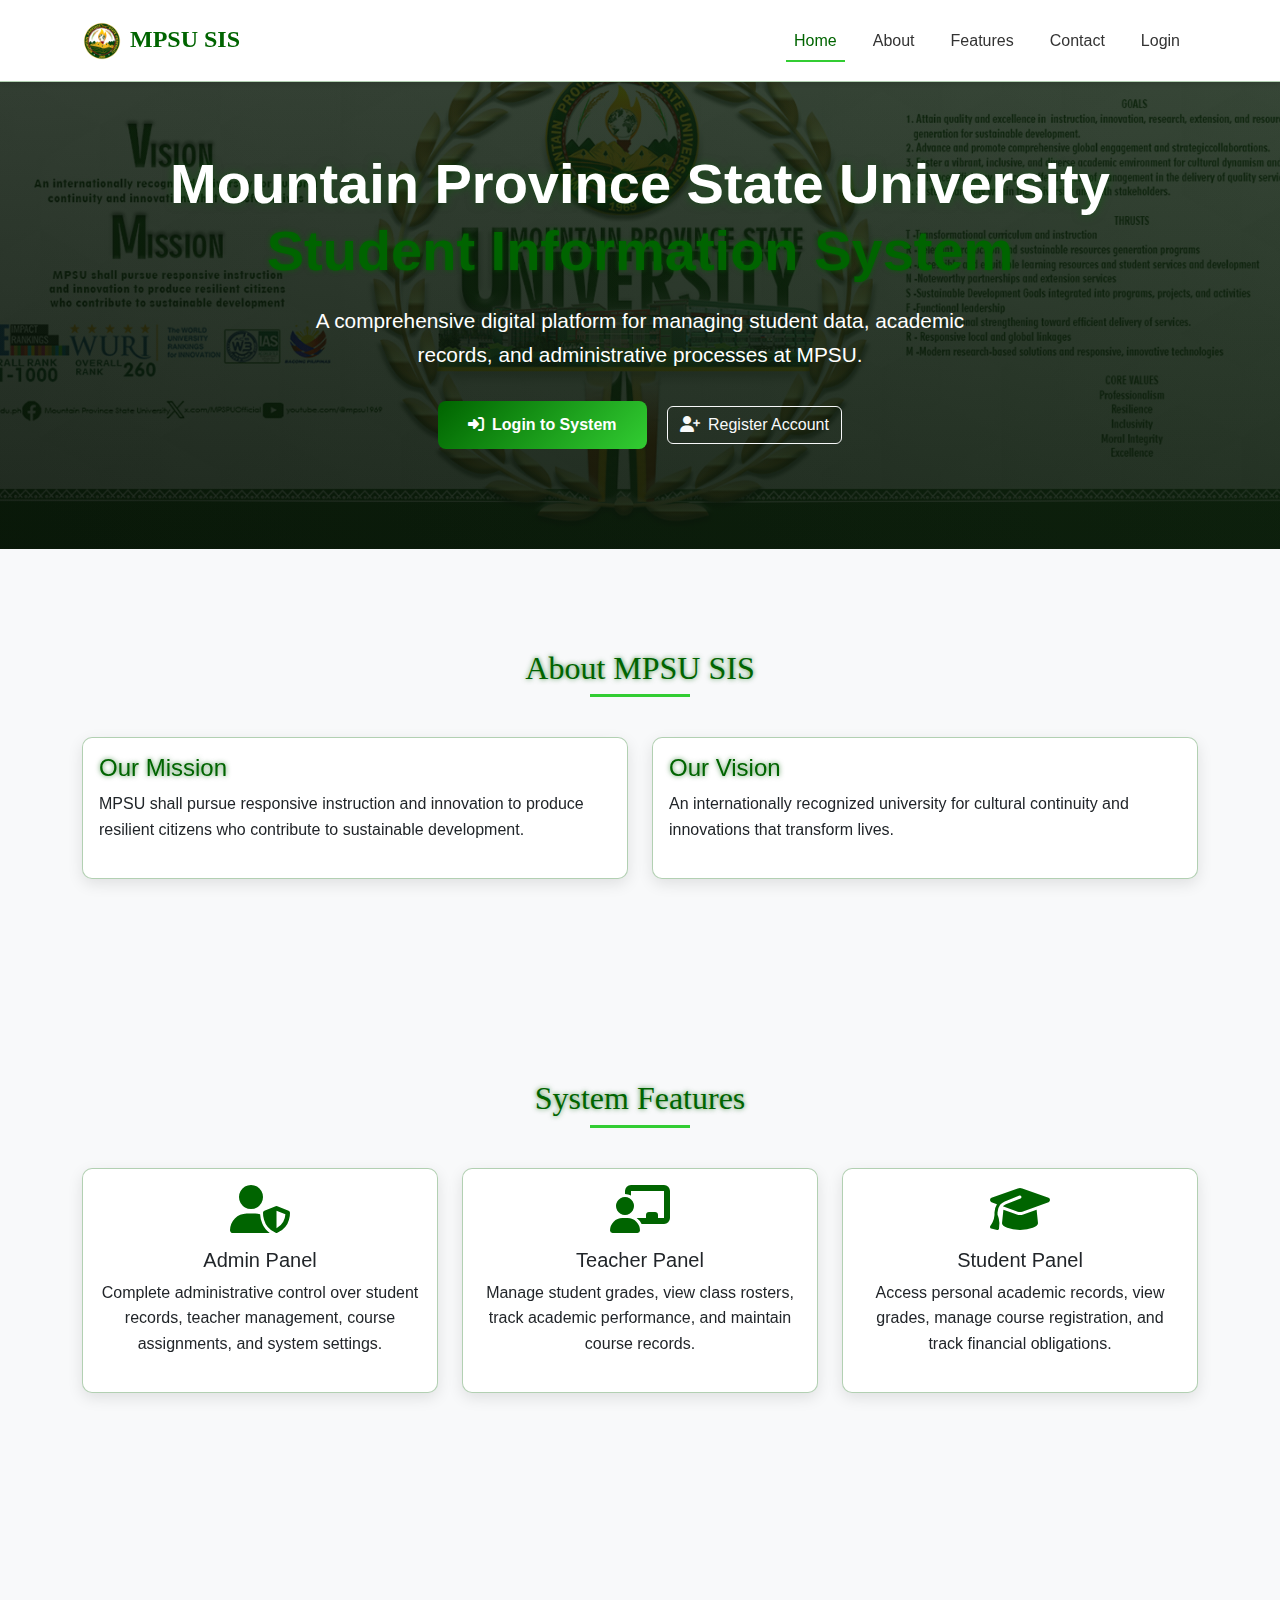
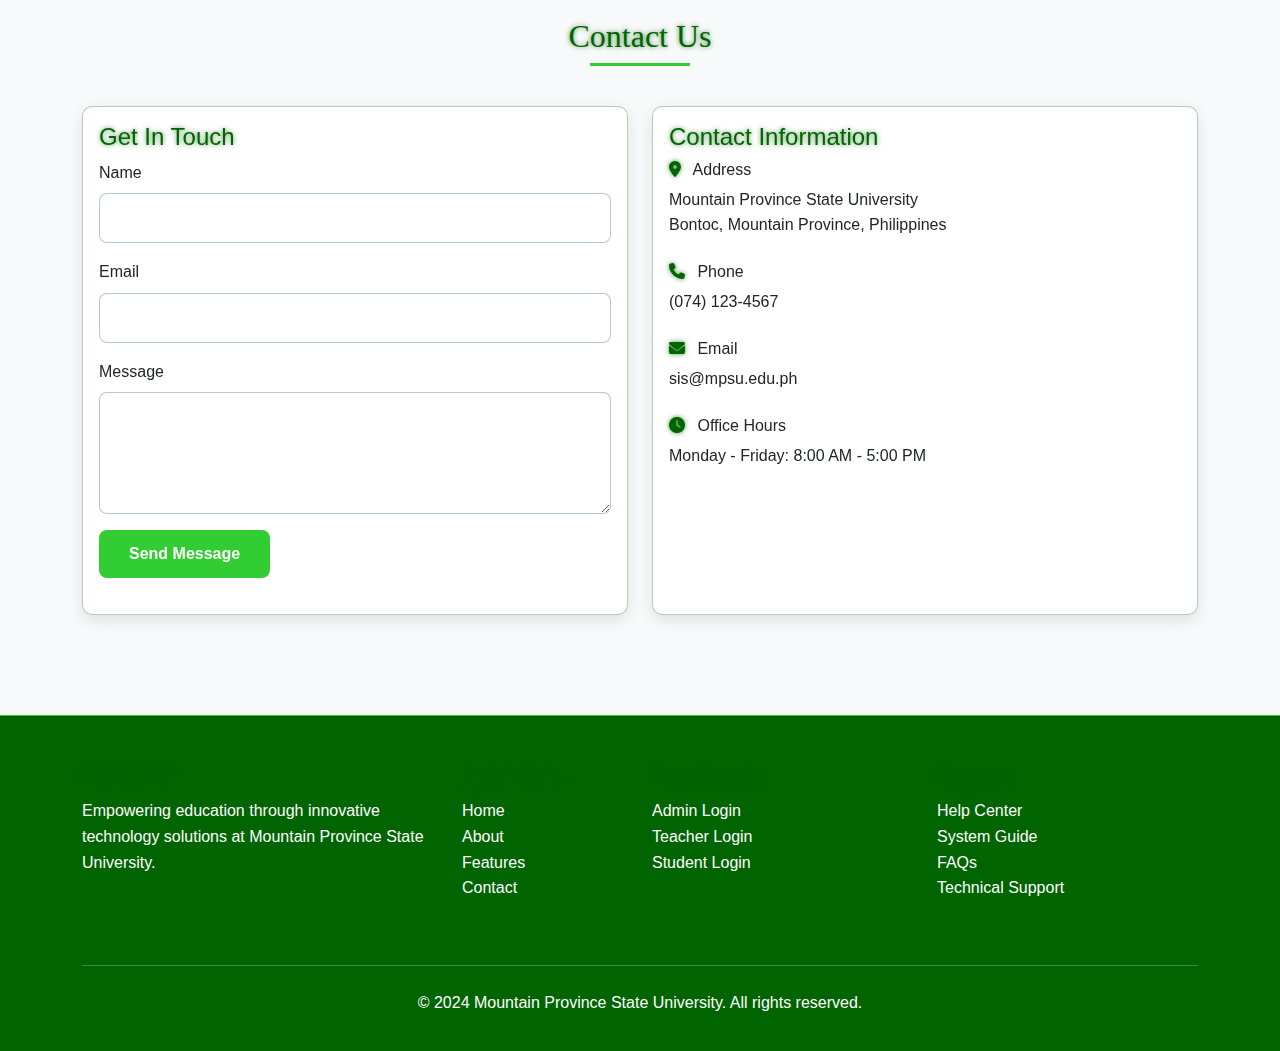
<file: index.html>
<!DOCTYPE html>
<html lang="en">
<head>
    <meta charset="UTF-8">
    <meta name="viewport" content="width=device-width, initial-scale=1.0">
    <title>MPSU Student Information System</title>
    <link href="https://cdn.jsdelivr.net/npm/bootstrap@5.3.0/dist/css/bootstrap.min.css" rel="stylesheet">
    <link rel="stylesheet" href="https://cdnjs.cloudflare.com/ajax/libs/font-awesome/6.4.0/css/all.min.css">
    <link rel="stylesheet" href="css/style.css">
</head>
<body class="body-home">
    <!-- Navigation -->
    <nav class="navbar navbar-expand-lg navbar-dark fixed-top">
        <div class="container">
            <a class="navbar-brand" href="#">
                <img src="mpsu.png" alt="MPSU Logo" class="navbar-logo me-2">MPSU SIS
            </a>
            <button class="navbar-toggler" type="button" data-bs-toggle="collapse" data-bs-target="#navbarNav">
                <span class="navbar-toggler-icon"></span>
            </button>
            <div class="collapse navbar-collapse" id="navbarNav">
                <ul class="navbar-nav ms-auto">
                    <li class="nav-item">
                        <a class="nav-link active" href="#home">Home</a>
                    </li>
                    <li class="nav-item">
                        <a class="nav-link" href="#about">About</a>
                    </li>
                    <li class="nav-item">
                        <a class="nav-link" href="#features">Features</a>
                    </li>
                    <li class="nav-item">
                        <a class="nav-link" href="#contact">Contact</a>
                    </li>
                    <li class="nav-item">
                        <a class="nav-link" href="login.html">Login</a>
                    </li>
                </ul>
            </div>
        </div>
    </nav>

    <!-- Hero Section -->
    <section class="hero-section" id="home">
        <div class="container">
            <div class="hero-content">
                <h1 class="hero-title">Mountain Province State University <span class="neon-text">Student Information System</span></h1>
                <p class="hero-subtitle">A comprehensive digital platform for managing student data, academic records, and administrative processes at MPSU.</p>
                <div class="hero-buttons">
                    <a href="login.html" class="btn btn-hero me-3">
                        <i class="fas fa-sign-in-alt me-2"></i>Login to System
                    </a>
                    <a href="register.html" class="btn btn-outline-light">
                        <i class="fas fa-user-plus me-2"></i>Register Account
                    </a>
                </div>
            </div>
        </div>
    </section>

    <!-- About Section -->
    <section id="about" class="about-section">
        <div class="container">
            <h2 class="section-title neon-text">About MPSU SIS</h2>
            <div class="row">
                <div class="col-md-6">
                    <div class="card feature-card">
                        <div class="card-body">
                            <h4 class="card-title neon-text">Our Mission</h4>
                            <p class="card-text">MPSU shall pursue responsive instruction and innovation to produce resilient citizens who contribute to sustainable development.</p>
                        </div>
                    </div>
                </div>
                <div class="col-md-6">
                    <div class="card feature-card">
                        <div class="card-body">
                            <h4 class="card-title neon-text">Our Vision</h4>
                            <p class="card-text">An internationally recognized university for cultural continuity and innovations that transform lives.</p>
                        </div>
                    </div>
                </div>
            </div>
        </div>
    </section>

    <!-- Features Section -->
    <section id="features" class="features-section">
        <div class="container">
            <h2 class="section-title neon-text">System Features</h2>
            <div class="row">
                <div class="col-md-4 mb-4">
                    <div class="card feature-card text-center">
                        <div class="card-body">
                            <i class="fas fa-user-shield feature-icon"></i>
                            <h5 class="card-title">Admin Panel</h5>
                            <p class="card-text">Complete administrative control over student records, teacher management, course assignments, and system settings.</p>
                        </div>
                    </div>
                </div>
                <div class="col-md-4 mb-4">
                    <div class="card feature-card text-center">
                        <div class="card-body">
                            <i class="fas fa-chalkboard-teacher feature-icon"></i>
                            <h5 class="card-title">Teacher Panel</h5>
                            <p class="card-text">Manage student grades, view class rosters, track academic performance, and maintain course records.</p>
                        </div>
                    </div>
                </div>
                <div class="col-md-4 mb-4">
                    <div class="card feature-card text-center">
                        <div class="card-body">
                            <i class="fas fa-graduation-cap feature-icon"></i>
                            <h5 class="card-title">Student Panel</h5>
                            <p class="card-text">Access personal academic records, view grades, manage course registration, and track financial obligations.</p>
                        </div>
                    </div>
                </div>
            </div>
        </div>
    </section>

    <!-- Contact Section -->
    <section id="contact" class="contact-section">
        <div class="container">
            <h2 class="section-title neon-text">Contact Us</h2>
            <div class="row">
                <div class="col-md-6">
                    <div class="card feature-card">
                        <div class="card-body">
                            <h4 class="card-title neon-text">Get In Touch</h4>
                            <form id="contactForm">
                                <div class="mb-3">
                                    <label for="contactName" class="form-label">Name</label>
                                    <input type="text" class="form-control" id="contactName" required>
                                </div>
                                <div class="mb-3">
                                    <label for="contactEmail" class="form-label">Email</label>
                                    <input type="email" class="form-control" id="contactEmail" required>
                                </div>
                                <div class="mb-3">
                                    <label for="contactMessage" class="form-label">Message</label>
                                    <textarea class="form-control" id="contactMessage" rows="4" required></textarea>
                                </div>
                                <button type="submit" class="btn btn-primary">Send Message</button>
                            </form>
                        </div>
                    </div>
                </div>
                <div class="col-md-6">
                    <div class="card feature-card h-100">
                        <div class="card-body">
                            <h4 class="card-title neon-text">Contact Information</h4>
                            <div class="mb-4">
                                <h6><i class="fas fa-map-marker-alt me-2 neon-text"></i> Address</h6>
                                <p>Mountain Province State University<br>Bontoc, Mountain Province, Philippines</p>
                            </div>
                            <div class="mb-4">
                                <h6><i class="fas fa-phone me-2 neon-text"></i> Phone</h6>
                                <p>(074) 123-4567</p>
                            </div>
                            <div class="mb-4">
                                <h6><i class="fas fa-envelope me-2 neon-text"></i> Email</h6>
                                <p>sis@mpsu.edu.ph</p>
                            </div>
                            <div class="mb-4">
                                <h6><i class="fas fa-clock me-2 neon-text"></i> Office Hours</h6>
                                <p>Monday - Friday: 8:00 AM - 5:00 PM</p>
                            </div>
                        </div>
                    </div>
                </div>
            </div>
        </div>
    </section>

    <!-- Footer -->
    <footer class="footer">
        <div class="container">
            <div class="row">
                <div class="col-md-4 mb-4">
                    <h5 class="neon-text">MPSU SIS</h5>
                    <p>Empowering education through innovative technology solutions at Mountain Province State University.</p>
                </div>
                <div class="col-md-2 mb-4">
                    <h5 class="neon-text">Quick Links</h5>
                    <ul class="list-unstyled">
                        <li><a href="#home" class="text-white text-decoration-none">Home</a></li>
                        <li><a href="#about" class="text-white text-decoration-none">About</a></li>
                        <li><a href="#features" class="text-white text-decoration-none">Features</a></li>
                        <li><a href="#contact" class="text-white text-decoration-none">Contact</a></li>
                    </ul>
                </div>
                <div class="col-md-3 mb-4">
                    <h5 class="neon-text">User Panels</h5>
                    <ul class="list-unstyled">
                        <li><a href="login.html" class="text-white text-decoration-none">Admin Login</a></li>
                        <li><a href="login.html" class="text-white text-decoration-none">Teacher Login</a></li>
                        <li><a href="login.html" class="text-white text-decoration-none">Student Login</a></li>
                    </ul>
                </div>
                <div class="col-md-3 mb-4">
                    <h5 class="neon-text">Support</h5>
                    <ul class="list-unstyled">
                        <li><a href="#" class="text-white text-decoration-none">Help Center</a></li>
                        <li><a href="#" class="text-white text-decoration-none">System Guide</a></li>
                        <li><a href="#" class="text-white text-decoration-none">FAQs</a></li>
                        <li><a href="#" class="text-white text-decoration-none">Technical Support</a></li>
                    </ul>
                </div>
            </div>
            <hr class="my-4">
            <div class="text-center">
                <p>&copy; 2024 Mountain Province State University. All rights reserved.</p>
            </div>
        </div>
    </footer>

    <script src="https://cdn.jsdelivr.net/npm/bootstrap@5.3.0/dist/js/bootstrap.bundle.min.js"></script>
    <script src="js/main.js"></script>
    <script src="sample-data.js"></script>
</body>
</html>
</file>
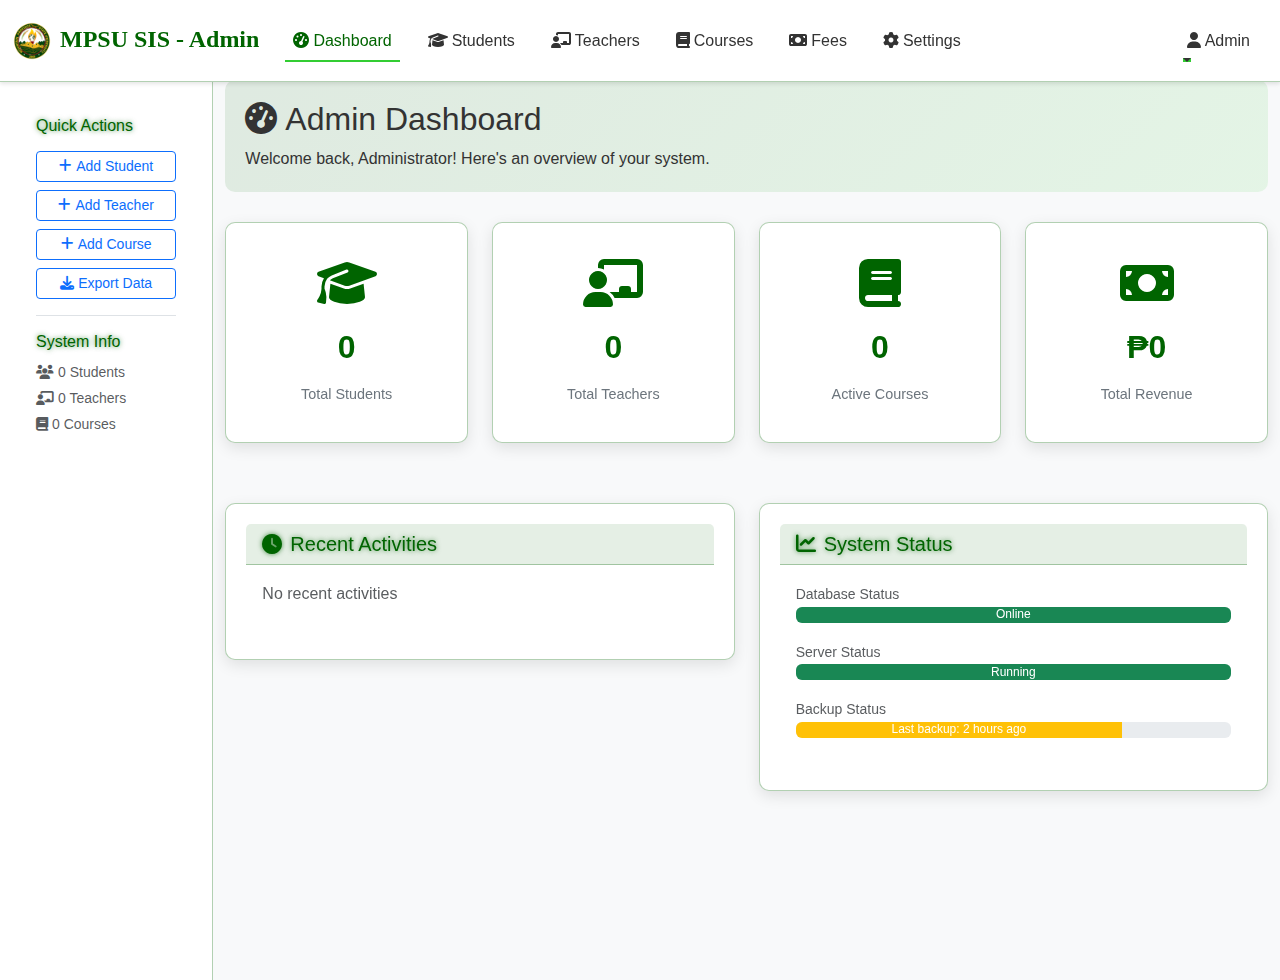
<file: admin-dashboard.html>
<!DOCTYPE html>
<html lang="en">
<head>
    <meta charset="UTF-8">
    <meta name="viewport" content="width=device-width, initial-scale=1.0">
    <title>MPSU SIS - Admin Dashboard</title>
    <link href="https://cdn.jsdelivr.net/npm/bootstrap@5.3.0/dist/css/bootstrap.min.css" rel="stylesheet">
    <link rel="stylesheet" href="https://cdnjs.cloudflare.com/ajax/libs/font-awesome/6.4.0/css/all.min.css">
    <link rel="stylesheet" href="css/style.css">
</head>
<body class="body-home">
    <!-- Navigation -->
    <nav class="navbar navbar-expand-lg navbar-dark fixed-top">
        <div class="container-fluid">
            <a class="navbar-brand" href="#">
                <img src="mpsu.png" alt="MPSU Logo" class="navbar-logo me-2">MPSU SIS - Admin
            </a>
            <button class="navbar-toggler" type="button" data-bs-toggle="collapse" data-bs-target="#navbarNav">
                <span class="navbar-toggler-icon"></span>
            </button>
            <div class="collapse navbar-collapse" id="navbarNav">
                <ul class="navbar-nav me-auto">
                    <li class="nav-item">
                        <a class="nav-link active" href="#dashboard" onclick="showSection('dashboard')">
                            <i class="fas fa-tachometer-alt me-1"></i>Dashboard
                        </a>
                    </li>
                    <li class="nav-item">
                        <a class="nav-link" href="#students" onclick="showSection('students')">
                            <i class="fas fa-graduation-cap me-1"></i>Students
                        </a>
                    </li>
                    <li class="nav-item">
                        <a class="nav-link" href="#teachers" onclick="showSection('teachers')">
                            <i class="fas fa-chalkboard-teacher me-1"></i>Teachers
                        </a>
                    </li>
                    <li class="nav-item">
                        <a class="nav-link" href="#courses" onclick="showSection('courses')">
                            <i class="fas fa-book me-1"></i>Courses
                        </a>
                    </li>
                    <li class="nav-item">
                        <a class="nav-link" href="#fees" onclick="showSection('fees')">
                            <i class="fas fa-money-bill me-1"></i>Fees
                        </a>
                    </li>
                    <li class="nav-item">
                        <a class="nav-link" href="#settings" onclick="showSection('settings')">
                            <i class="fas fa-cog me-1"></i>Settings
                        </a>
                    </li>
                </ul>
                <ul class="navbar-nav">
                    <li class="nav-item dropdown">
                        <a class="nav-link dropdown-toggle" href="#" id="navbarDropdown" role="button" data-bs-toggle="dropdown">
                            <i class="fas fa-user me-1"></i><span id="adminName">Admin</span>
                        </a>
                        <ul class="dropdown-menu">
                            <li><a class="dropdown-item" href="#" onclick="showProfileModal()"><i class="fas fa-user me-2"></i>Profile</a></li>
                            <li><hr class="dropdown-divider"></li>
                            <li><a class="dropdown-item" href="#" id="logoutBtn"><i class="fas fa-sign-out-alt me-2"></i>Logout</a></li>
                        </ul>
                    </li>
                </ul>
            </div>
        </div>
    </nav>

    <!-- Main Content -->
    <div class="container-fluid" style="margin-top: 80px;">
        <div class="row">
            <!-- Sidebar -->
            <div class="col-md-2 sidebar">
                <div class="p-3">
                    <h6 class="neon-text mb-3">Quick Actions</h6>
                    <button class="btn btn-outline-primary btn-sm w-100 mb-2" onclick="showAddStudentModal()">
                        <i class="fas fa-plus me-1"></i>Add Student
                    </button>
                    <button class="btn btn-outline-primary btn-sm w-100 mb-2" onclick="showAddTeacherModal()">
                        <i class="fas fa-plus me-1"></i>Add Teacher
                    </button>
                    <button class="btn btn-outline-primary btn-sm w-100 mb-2" onclick="showAddCourseModal()">
                        <i class="fas fa-plus me-1"></i>Add Course
                    </button>
                    <button class="btn btn-outline-primary btn-sm w-100 mb-3" onclick="exportData()">
                        <i class="fas fa-download me-1"></i>Export Data
                    </button>
                    <div class="border-top pt-3">
                        <h6 class="neon-text mb-2">System Info</h6>
                        <small class="text-muted">
                            <i class="fas fa-users me-1"></i><span id="totalStudents">0</span> Students<br>
                            <i class="fas fa-chalkboard-teacher me-1"></i><span id="totalTeachers">0</span> Teachers<br>
                            <i class="fas fa-book me-1"></i><span id="totalCourses">0</span> Courses
                        </small>
                    </div>
                </div>
            </div>

            <!-- Main Content Area -->
            <div class="col-md-10">
                <!-- Dashboard Section -->
                <div id="dashboard-section" class="content-section">
                    <div class="dashboard-header">
                        <h2><i class="fas fa-tachometer-alt me-2"></i>Admin Dashboard</h2>
                        <p class="mb-0">Welcome back, Administrator! Here's an overview of your system.</p>
                    </div>

                    <!-- Statistics Cards -->
                    <div class="row mb-4">
                        <div class="col-md-3 mb-3">
                            <div class="card stats-card">
                                <div class="card-body text-center">
                                    <i class="fas fa-graduation-cap feature-icon"></i>
                                    <div class="stats-number" id="studentsCount">0</div>
                                    <div class="stats-label">Total Students</div>
                                </div>
                            </div>
                        </div>
                        <div class="col-md-3 mb-3">
                            <div class="card stats-card">
                                <div class="card-body text-center">
                                    <i class="fas fa-chalkboard-teacher feature-icon"></i>
                                    <div class="stats-number" id="teachersCount">0</div>
                                    <div class="stats-label">Total Teachers</div>
                                </div>
                            </div>
                        </div>
                        <div class="col-md-3 mb-3">
                            <div class="card stats-card">
                                <div class="card-body text-center">
                                    <i class="fas fa-book feature-icon"></i>
                                    <div class="stats-number" id="coursesCount">0</div>
                                    <div class="stats-label">Active Courses</div>
                                </div>
                            </div>
                        </div>
                        <div class="col-md-3 mb-3">
                            <div class="card stats-card">
                                <div class="card-body text-center">
                                    <i class="fas fa-money-bill feature-icon"></i>
                                    <div class="stats-number" id="revenueCount">₱0</div>
                                    <div class="stats-label">Total Revenue</div>
                                </div>
                            </div>
                        </div>
                    </div>

                    <!-- Recent Activities -->
                    <div class="row">
                        <div class="col-md-6">
                            <div class="card dashboard-card">
                                <div class="card-header">
                                    <h5 class="mb-0 neon-text"><i class="fas fa-clock me-2"></i>Recent Activities</h5>
                                </div>
                                <div class="card-body">
                                    <div id="recentActivities">
                                        <p class="text-muted">No recent activities</p>
                                    </div>
                                </div>
                            </div>
                        </div>
                        <div class="col-md-6">
                            <div class="card dashboard-card">
                                <div class="card-header">
                                    <h5 class="mb-0 neon-text"><i class="fas fa-chart-line me-2"></i>System Status</h5>
                                </div>
                                <div class="card-body">
                                    <div class="mb-3">
                                        <small class="text-muted">Database Status</small>
                                        <div class="progress">
                                            <div class="progress-bar bg-success" style="width: 100%">Online</div>
                                        </div>
                                    </div>
                                    <div class="mb-3">
                                        <small class="text-muted">Server Status</small>
                                        <div class="progress">
                                            <div class="progress-bar bg-success" style="width: 100%">Running</div>
                                        </div>
                                    </div>
                                    <div class="mb-3">
                                        <small class="text-muted">Backup Status</small>
                                        <div class="progress">
                                            <div class="progress-bar bg-warning" style="width: 75%">Last backup: 2 hours ago</div>
                                        </div>
                                    </div>
                                </div>
                            </div>
                        </div>
                    </div>
                </div>

                <!-- Students Section -->
                <div id="students-section" class="content-section" style="display: none;">
                    <div class="d-flex justify-content-between align-items-center mb-4">
                        <h2><i class="fas fa-graduation-cap me-2"></i>Student Management</h2>
                        <button class="btn btn-primary" onclick="showAddStudentModal()">
                            <i class="fas fa-plus me-2"></i>Add New Student
                        </button>
                    </div>

                    <!-- Search and Filter -->
                    <div class="card dashboard-card mb-4">
                        <div class="card-body">
                            <div class="row">
                                <div class="col-md-4">
                                    <input type="text" class="form-control" id="studentSearch" placeholder="Search students...">
                                </div>
                                <div class="col-md-3">
                                    <select class="form-select" id="studentCourseFilter">
                                        <option value="">All Courses</option>
                                    </select>
                                </div>
                                <div class="col-md-2">
                                    <select class="form-select" id="studentYearFilter">
                                        <option value="">All Years</option>
                                        <option value="1st Year">1st Year</option>
                                        <option value="2nd Year">2nd Year</option>
                                        <option value="3rd Year">3rd Year</option>
                                        <option value="4th Year">4th Year</option>
                                        <option value="5th Year">5th Year</option>
                                    </select>
                                </div>
                                <div class="col-md-3">
                                    <button class="btn btn-outline-primary me-2" onclick="filterStudents()">
                                        <i class="fas fa-filter me-1"></i>Filter
                                    </button>
                                    <button class="btn btn-outline-secondary" onclick="clearStudentFilters()">
                                        <i class="fas fa-times me-1"></i>Clear
                                    </button>
                                </div>
                            </div>
                        </div>
                    </div>

                    <!-- Students Table -->
                    <div class="card dashboard-card">
                        <div class="card-body">
                            <div class="table-responsive">
                                <table class="table table-hover" id="studentsTable">
                                    <thead>
                                        <tr>
                                            <th>ID</th>
                                            <th>Name</th>
                                            <th>Email</th>
                                            <th>Course</th>
                                            <th>Year</th>
                                            <th>Section</th>
                                            <th>Status</th>
                                            <th>Actions</th>
                                        </tr>
                                    </thead>
                                    <tbody id="studentsTableBody">
                                        <!-- Students will be loaded here -->
                                    </tbody>
                                </table>
                            </div>
                        </div>
                    </div>
                </div>

                <!-- Teachers Section -->
                <div id="teachers-section" class="content-section" style="display: none;">
                    <div class="d-flex justify-content-between align-items-center mb-4">
                        <h2><i class="fas fa-chalkboard-teacher me-2"></i>Teacher Management</h2>
                        <button class="btn btn-primary" onclick="showAddTeacherModal()">
                            <i class="fas fa-plus me-2"></i>Add New Teacher
                        </button>
                    </div>

                    <!-- Teachers Table -->
                    <div class="card dashboard-card">
                        <div class="card-body">
                            <div class="table-responsive">
                                <table class="table table-hover" id="teachersTable">
                                    <thead>
                                        <tr>
                                            <th>ID</th>
                                            <th>Name</th>
                                            <th>Email</th>
                                            <th>Department</th>
                                            <th>Subjects</th>
                                            <th>Status</th>
                                            <th>Actions</th>
                                        </tr>
                                    </thead>
                                    <tbody id="teachersTableBody">
                                        <!-- Teachers will be loaded here -->
                                    </tbody>
                                </table>
                            </div>
                        </div>
                    </div>
                </div>

                <!-- Courses Section -->
                <div id="courses-section" class="content-section" style="display: none;">
                    <div class="d-flex justify-content-between align-items-center mb-4">
                        <h2><i class="fas fa-book me-2"></i>Course Management</h2>
                        <button class="btn btn-primary" onclick="showAddCourseModal()">
                            <i class="fas fa-plus me-2"></i>Add New Course
                        </button>
                    </div>

                    <!-- Courses Table -->
                    <div class="card dashboard-card">
                        <div class="card-body">
                            <div class="table-responsive">
                                <table class="table table-hover" id="coursesTable">
                                    <thead>
                                        <tr>
                                            <th>Code</th>
                                            <th>Name</th>
                                            <th>Teacher</th>
                                            <th>Schedule</th>
                                            <th>Room</th>
                                            <th>Students</th>
                                            <th>Actions</th>
                                        </tr>
                                    </thead>
                                    <tbody id="coursesTableBody">
                                        <!-- Courses will be loaded here -->
                                    </tbody>
                                </table>
                            </div>
                        </div>
                    </div>
                </div>

                <!-- Fees Section -->
                <div id="fees-section" class="content-section" style="display: none;">
                    <div class="d-flex justify-content-between align-items-center mb-4">
                        <h2><i class="fas fa-money-bill me-2"></i>Fee Management</h2>
                        <button class="btn btn-primary" onclick="generateFeeReport()">
                            <i class="fas fa-file-pdf me-2"></i>Generate Report
                        </button>
                    </div>

                    <!-- Fee Summary -->
                    <div class="row mb-4">
                        <div class="col-md-3">
                            <div class="card stats-card">
                                <div class="card-body text-center">
                                    <div class="stats-number" id="totalFees">₱0</div>
                                    <div class="stats-label">Total Collected</div>
                                </div>
                            </div>
                        </div>
                        <div class="col-md-3">
                            <div class="card stats-card">
                                <div class="card-body text-center">
                                    <div class="stats-number" id="pendingFees">₱0</div>
                                    <div class="stats-label">Pending</div>
                                </div>
                            </div>
                        </div>
                        <div class="col-md-3">
                            <div class="card stats-card">
                                <div class="card-body text-center">
                                    <div class="stats-number" id="overdueFees">₱0</div>
                                    <div class="stats-label">Overdue</div>
                                </div>
                            </div>
                        </div>
                        <div class="col-md-3">
                            <div class="card stats-card">
                                <div class="card-body text-center">
                                    <div class="stats-number" id="paidStudents">0</div>
                                    <div class="stats-label">Paid Students</div>
                                </div>
                            </div>
                        </div>
                    </div>

                    <!-- Fees Table -->
                    <div class="card dashboard-card">
                        <div class="card-body">
                            <div class="table-responsive">
                                <table class="table table-hover" id="feesTable">
                                    <thead>
                                        <tr>
                                            <th>Student ID</th>
                                            <th>Name</th>
                                            <th>Semester</th>
                                            <th>Total Amount</th>
                                            <th>Paid</th>
                                            <th>Balance</th>
                                            <th>Status</th>
                                            <th>Actions</th>
                                        </tr>
                                    </thead>
                                    <tbody id="feesTableBody">
                                        <!-- Fees will be loaded here -->
                                    </tbody>
                                </table>
                            </div>
                        </div>
                    </div>
                </div>

                <!-- Settings Section -->
                <div id="settings-section" class="content-section" style="display: none;">
                    <div class="dashboard-header mb-4">
                        <h2><i class="fas fa-cog me-2"></i>System Settings</h2>
                        <p class="mb-0">Configure system preferences and settings.</p>
                    </div>

                    <div class="row">
                        <div class="col-md-6">
                            <div class="card dashboard-card">
                                <div class="card-header">
                                    <h5 class="mb-0 neon-text">General Settings</h5>
                                </div>
                                <div class="card-body">
                                    <div class="mb-3">
                                        <label class="form-label">School Name</label>
                                        <input type="text" class="form-control" id="schoolName" value="Mountain Province State University">
                                    </div>
                                    <div class="mb-3">
                                        <label class="form-label">School Address</label>
                                        <textarea class="form-control" id="schoolAddress" rows="3">Bontoc, Mountain Province, Philippines</textarea>
                                    </div>
                                    <div class="mb-3">
                                        <label class="form-label">Current Academic Year</label>
                                        <input type="text" class="form-control" id="academicYear" value="2024-2025">
                                    </div>
                                    <button class="btn btn-primary" onclick="saveGeneralSettings()">
                                        <i class="fas fa-save me-2"></i>Save Settings
                                    </button>
                                </div>
                            </div>
                        </div>
                        <div class="col-md-6">
                            <div class="card dashboard-card">
                                <div class="card-header">
                                    <h5 class="mb-0 neon-text">Fee Structure</h5>
                                </div>
                                <div class="card-body">
                                    <div class="mb-3">
                                        <label class="form-label">Tuition Fee (per unit)</label>
                                        <input type="number" class="form-control" id="tuitionFee" value="1200">
                                    </div>
                                    <div class="mb-3">
                                        <label class="form-label">Miscellaneous Fee</label>
                                        <input type="number" class="form-control" id="miscFee" value="2000">
                                    </div>
                                    <div class="mb-3">
                                        <label class="form-label">Laboratory Fee</label>
                                        <input type="number" class="form-control" id="labFee" value="1500">
                                    </div>
                                    <button class="btn btn-primary" onclick="saveFeeSettings()">
                                        <i class="fas fa-save me-2"></i>Update Fees
                                    </button>
                                </div>
                            </div>
                        </div>
                    </div>

                    <div class="card dashboard-card mt-4">
                        <div class="card-header">
                            <h5 class="mb-0 neon-text">System Maintenance</h5>
                        </div>
                        <div class="card-body">
                            <div class="row">
                                <div class="col-md-4">
                                    <button class="btn btn-warning w-100 mb-2" onclick="backupData()">
                                        <i class="fas fa-download me-2"></i>Backup Data
                                    </button>
                                </div>
                                <div class="col-md-4">
                                    <button class="btn btn-danger w-100 mb-2" onclick="clearAllData()">
                                        <i class="fas fa-trash me-2"></i>Clear All Data
                                    </button>
                                </div>
                                <div class="col-md-4">
                                    <button class="btn btn-info w-100 mb-2" onclick="resetToDefaults()">
                                        <i class="fas fa-undo me-2"></i>Reset to Defaults
                                    </button>
                                </div>
                            </div>
                        </div>
                    </div>
                </div>
            </div>
        </div>
    </div>

    <!-- Modals -->
    <!-- Add Student Modal -->
    <div class="modal fade" id="addStudentModal" tabindex="-1">
        <div class="modal-dialog modal-lg">
            <div class="modal-content">
                <div class="modal-header">
                    <h5 class="modal-title neon-text">Add New Student</h5>
                    <button type="button" class="btn-close" data-bs-dismiss="modal"></button>
                </div>
                <div class="modal-body">
                    <form id="addStudentForm">
                        <div class="row">
                            <div class="col-md-6 mb-3">
                                <label class="form-label">First Name</label>
                                <input type="text" class="form-control" id="studentFirstName" required>
                            </div>
                            <div class="col-md-6 mb-3">
                                <label class="form-label">Last Name</label>
                                <input type="text" class="form-control" id="studentLastName" required>
                            </div>
                        </div>
                        <div class="mb-3">
                            <label class="form-label">Email</label>
                            <input type="email" class="form-control" id="studentEmail" required>
                        </div>
                        <div class="mb-3">
                            <label class="form-label">Student ID</label>
                            <input type="text" class="form-control" id="studentId" required>
                        </div>
                        <div class="row">
                            <div class="col-md-6 mb-3">
                                <label class="form-label">Course</label>
                                <select class="form-select" id="studentCourse" required>
                                    <option value="">Select Course</option>
                                    <option value="BS Information Technology">BS Information Technology</option>
                                    <option value="BS Computer Science">BS Computer Science</option>
                                    <option value="BS Business Administration">BS Business Administration</option>
                                    <option value="BS Accountancy">BS Accountancy</option>
                                    <option value="BS Nursing">BS Nursing</option>
                                    <option value="BS Education">BS Education</option>
                                    <option value="BS Criminology">BS Criminology</option>
                                </select>
                            </div>
                            <div class="col-md-3 mb-3">
                                <label class="form-label">Year</label>
                                <select class="form-select" id="studentYear" required>
                                    <option value="">Year</option>
                                    <option value="1st Year">1st Year</option>
                                    <option value="2nd Year">2nd Year</option>
                                    <option value="3rd Year">3rd Year</option>
                                    <option value="4th Year">4th Year</option>
                                    <option value="5th Year">5th Year</option>
                                </select>
                            </div>
                            <div class="col-md-3 mb-3">
                                <label class="form-label">Section</label>
                                <select class="form-select" id="studentSection" required>
                                    <option value="">Section</option>
                                    <option value="A">A</option>
                                    <option value="B">B</option>
                                    <option value="C">C</option>
                                    <option value="D">D</option>
                                </select>
                            </div>
                        </div>
                    </form>
                </div>
                <div class="modal-footer">
                    <button type="button" class="btn btn-secondary" data-bs-dismiss="modal">Cancel</button>
                    <button type="button" class="btn btn-primary" onclick="addStudent()">Add Student</button>
                </div>
            </div>
        </div>
    </div>

    <!-- Add Teacher Modal -->
    <div class="modal fade" id="addTeacherModal" tabindex="-1">
        <div class="modal-dialog modal-lg">
            <div class="modal-content">
                <div class="modal-header">
                    <h5 class="modal-title neon-text">Add New Faculty</h5>
                    <button type="button" class="btn-close" data-bs-dismiss="modal"></button>
                </div>
                <div class="modal-body">
                    <form id="addTeacherForm">
                        <div class="row">
                            <div class="col-md-6 mb-3">
                                <label class="form-label">First Name</label>
                                <input type="text" class="form-control" id="teacherFirstName" required>
                            </div>
                            <div class="col-md-6 mb-3">
                                <label class="form-label">Last Name</label>
                                <input type="text" class="form-control" id="teacherLastName" required>
                            </div>
                        </div>
                        <div class="mb-3">
                            <label class="form-label">Email</label>
                            <input type="email" class="form-control" id="teacherEmail" required>
                        </div>
                        <div class="mb-3">
                            <label class="form-label">Department</label>
                            <select class="form-select" id="teacherDepartment" required>
                                <option value="">Select Department</option>
                                <option value="College of Information Technology">College of Information Technology</option>
                                <option value="College of Business">College of Business</option>
                                <option value="College of Health Sciences">College of Health Sciences</option>
                                <option value="College of Education">College of Education</option>
                                <option value="College of Arts and Sciences">College of Arts and Sciences</option>
                            </select>
                        </div>
                        <div class="mb-3">
                            <label class="form-label">Specialization/Subjects</label>
                            <input type="text" class="form-control" id="teacherSubjects" placeholder="e.g., Programming, Mathematics">
                        </div>
                    </form>
                </div>
                <div class="modal-footer">
                    <button type="button" class="btn btn-secondary" data-bs-dismiss="modal">Cancel</button>
                    <button type="button" class="btn btn-primary" onclick="addTeacher()">Add Teacher</button>
                </div>
            </div>
        </div>
    </div>

    <!-- Add Course Modal -->
    <div class="modal fade" id="addCourseModal" tabindex="-1">
        <div class="modal-dialog modal-lg">
            <div class="modal-content">
                <div class="modal-header">
                    <h5 class="modal-title neon-text">Add New Course</h5>
                    <button type="button" class="btn-close" data-bs-dismiss="modal"></button>
                </div>
                <div class="modal-body">
                    <form id="addCourseForm">
                        <div class="mb-3">
                            <label class="form-label">Course Code</label>
                            <input type="text" class="form-control" id="courseCode" required>
                        </div>
                        <div class="mb-3">
                            <label class="form-label">Course Name</label>
                            <input type="text" class="form-control" id="courseName" required>
                        </div>
                        <div class="mb-3">
                            <label class="form-label">Teacher</label>
                            <select class="form-select" id="courseTeacher" required>
                                <option value="">Select Teacher</option>
                            </select>
                        </div>
                        <div class="row">
                            <div class="col-md-6 mb-3">
                                <label class="form-label">Schedule</label>
                                <input type="text" class="form-control" id="courseSchedule" placeholder="e.g., MWF 9:00-10:30" required>
                            </div>
                            <div class="col-md-6 mb-3">
                                <label class="form-label">Room</label>
                                <input type="text" class="form-control" id="courseRoom" placeholder="e.g., IT101" required>
                            </div>
                        </div>
                        <div class="mb-3">
                            <label class="form-label">Maximum Students</label>
                            <input type="number" class="form-control" id="courseMaxStudents" value="50" required>
                        </div>
                    </form>
                </div>
                <div class="modal-footer">
                    <button type="button" class="btn btn-secondary" data-bs-dismiss="modal">Cancel</button>
                    <button type="button" class="btn btn-primary" onclick="addCourse()">Add Course</button>
                </div>
            </div>
        </div>
    </div>

    <!-- Profile Modal -->
    <div class="modal fade" id="profileModal" tabindex="-1">
        <div class="modal-dialog">
            <div class="modal-content">
                <div class="modal-header">
                    <h5 class="modal-title neon-text">Admin Profile</h5>
                    <button type="button" class="btn-close" data-bs-dismiss="modal"></button>
                </div>
                <div class="modal-body">
                    <div class="text-center mb-4">
                        <i class="fas fa-user-shield fa-3x text-primary mb-3"></i>
                        <h4 id="profileName">Administrator</h4>
                        <p class="text-muted">System Administrator</p>
                    </div>
                    <div class="mb-3">
                        <label class="form-label">Username</label>
                        <input type="text" class="form-control" id="profileUsername" readonly>
                    </div>
                    <div class="mb-3">
                        <label class="form-label">Email</label>
                        <input type="email" class="form-control" id="profileEmail" readonly>
                    </div>
                    <div class="mb-3">
                        <label class="form-label">Role</label>
                        <input type="text" class="form-control" value="Administrator" readonly>
                    </div>
                    <div class="mb-3">
                        <label class="form-label">Last Login</label>
                        <input type="text" class="form-control" id="profileLastLogin" readonly>
                    </div>
                </div>
                <div class="modal-footer">
                    <button type="button" class="btn btn-secondary" data-bs-dismiss="modal">Close</button>
                </div>
            </div>
        </div>
    </div>

    <script src="https://cdn.jsdelivr.net/npm/bootstrap@5.3.0/dist/js/bootstrap.bundle.min.js"></script>
    <script src="js/main.js"></script>
    <script src="js/admin.js"></script>
</body>
</html>
</file>
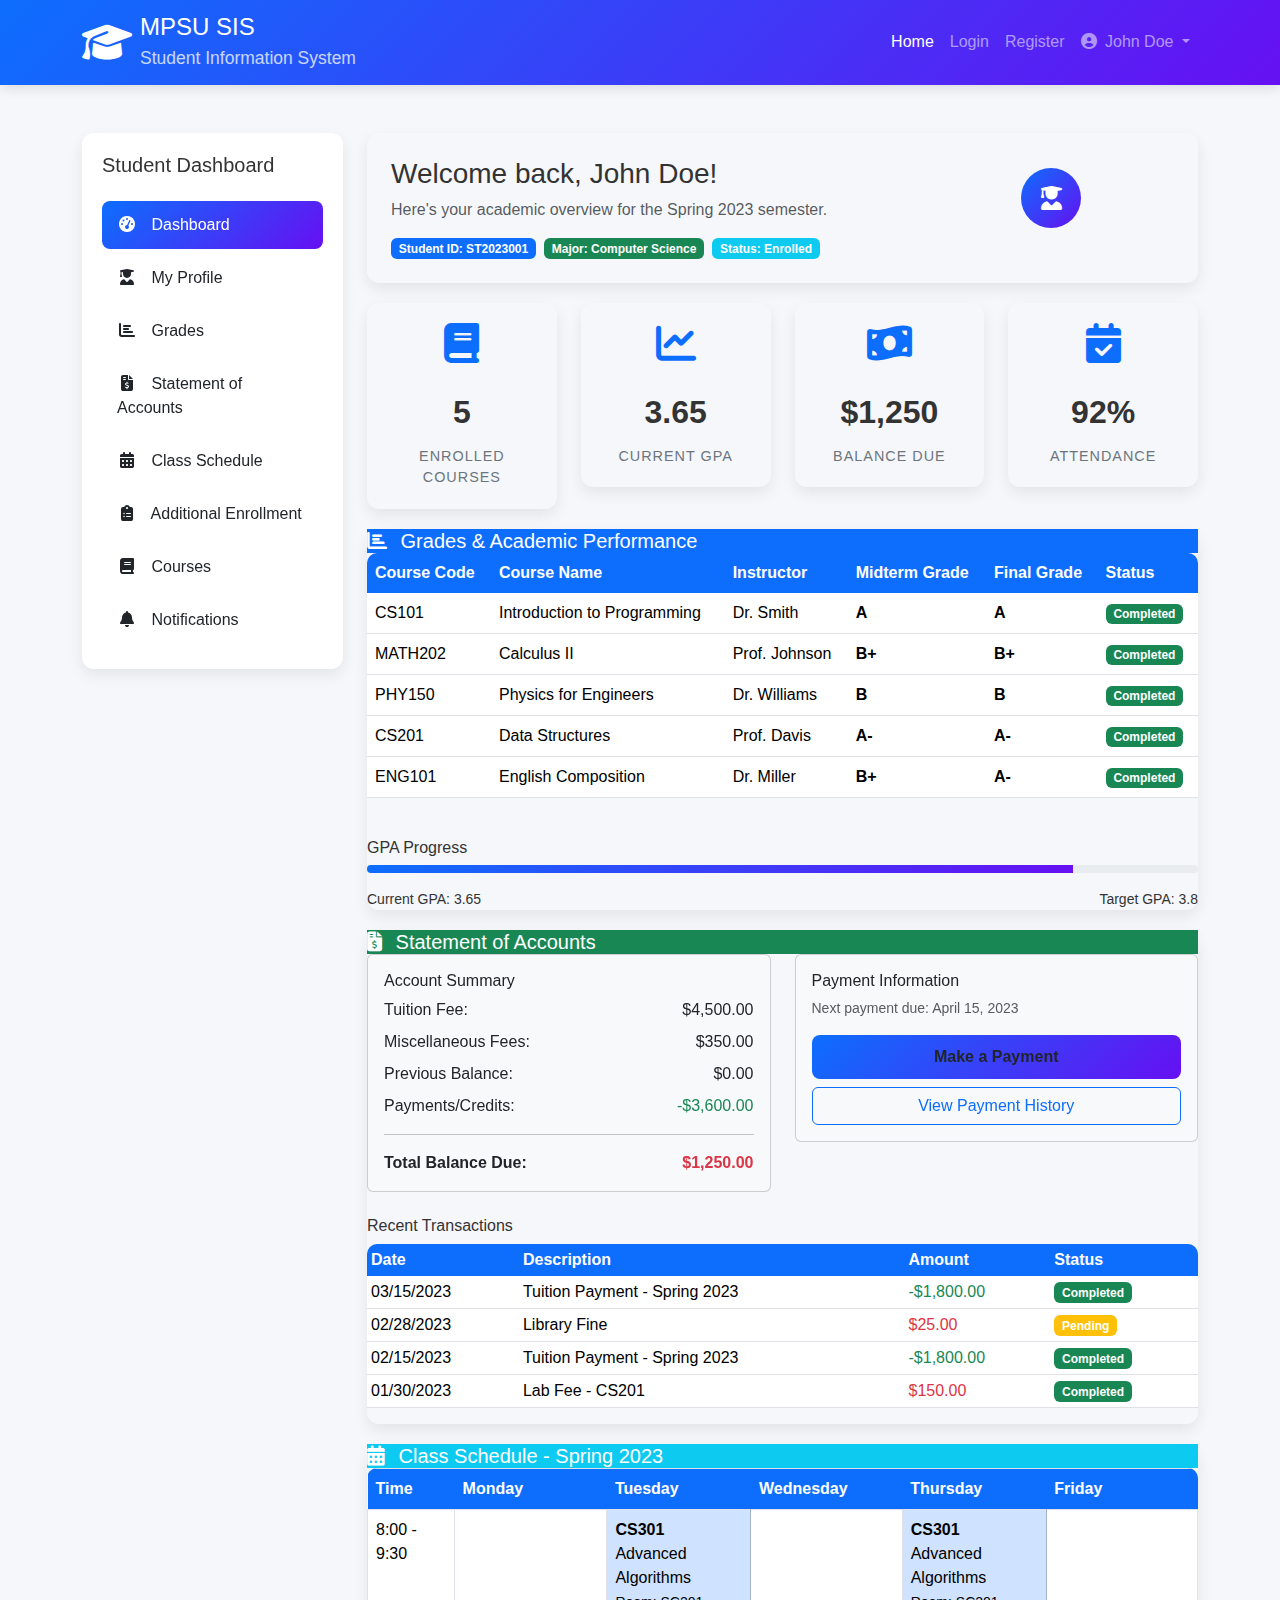
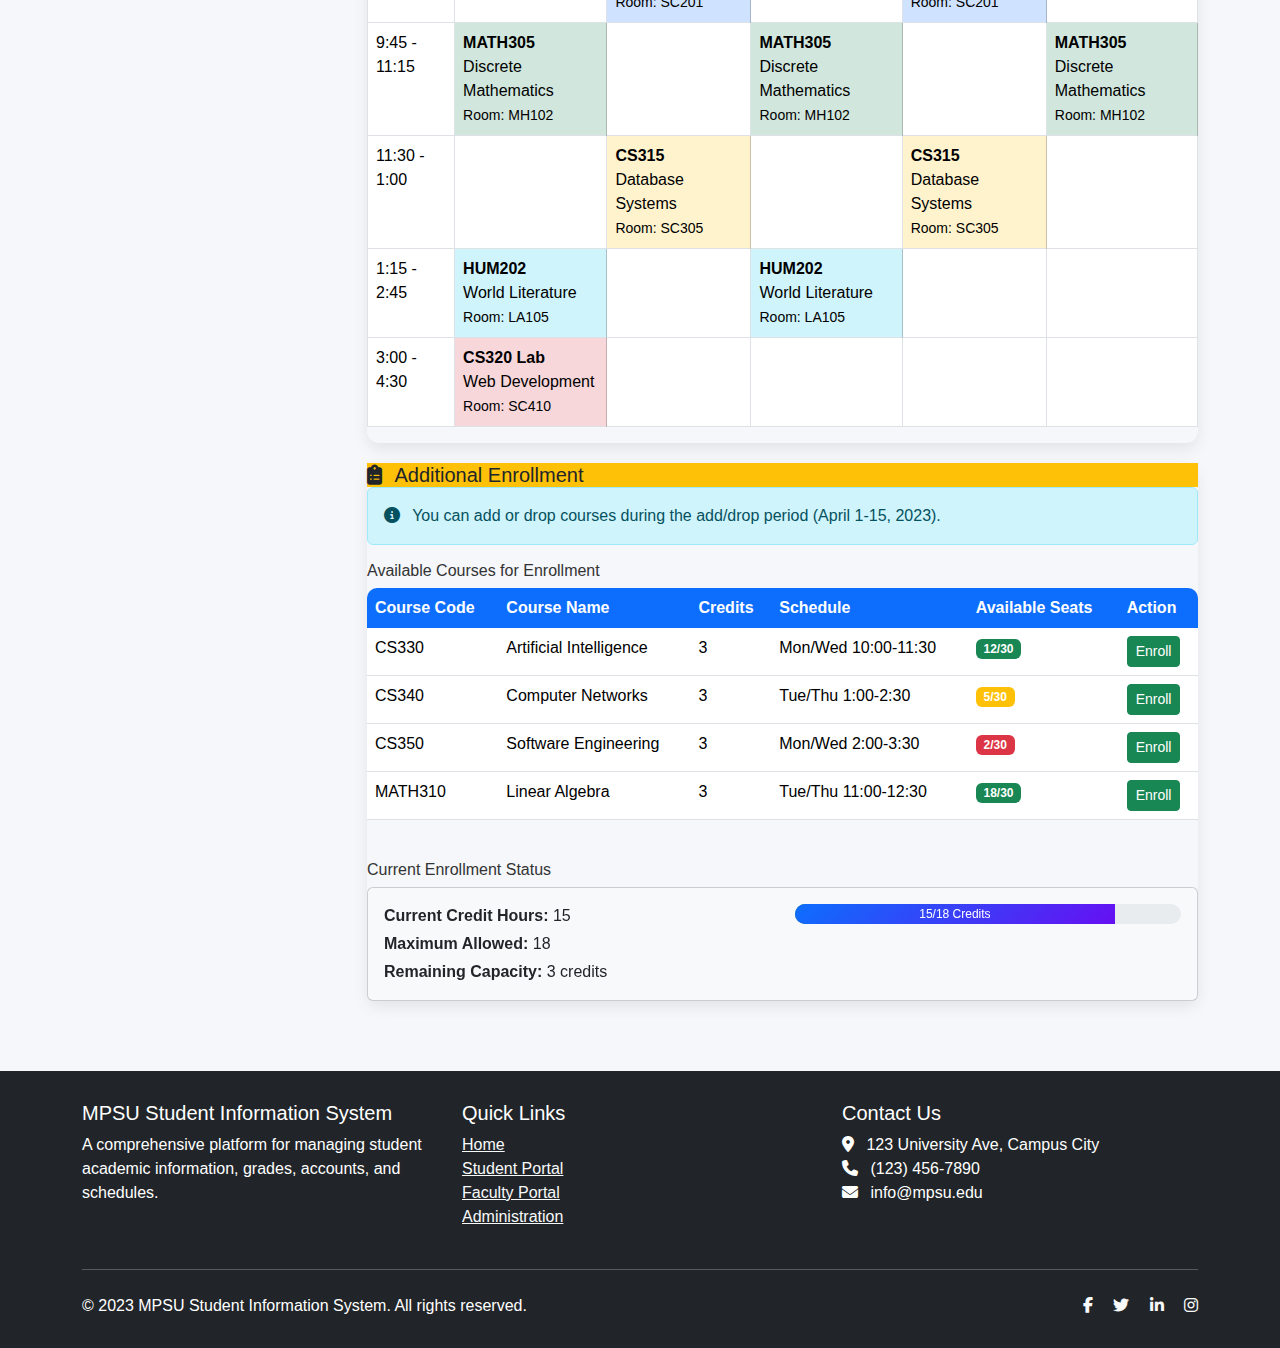
<file: haha.html>
<!DOCTYPE html>
<html lang="en">
<head>
    <meta charset="UTF-8">
    <meta name="viewport" content="width=device-width, initial-scale=1.0">
    <title>MPSU Student Information System</title>
    <link href="https://cdn.jsdelivr.net/npm/bootstrap@5.3.0/dist/css/bootstrap.min.css" rel="stylesheet">
    <link rel="stylesheet" href="https://cdnjs.cloudflare.com/ajax/libs/font-awesome/6.4.0/css/all.min.css">
    <style>
        :root {
            --mpsu-primary: #0d6efd;
            --mpsu-secondary: #6c757d;
            --mpsu-success: #198754;
            --mpsu-info: #0dcaf0;
            --mpsu-warning: #ffc107;
            --mpsu-danger: #dc3545;
            --mpsu-light: #f8f9fa;
            --mpsu-dark: #212529;
            --mpsu-accent: #6610f2;
        }
        
        body {
            font-family: 'Segoe UI', Tahoma, Geneva, Verdana, sans-serif;
            background-color: #f5f7fb;
            color: #333;
        }
        
        .mpsu-navbar {
            background: linear-gradient(135deg, var(--mpsu-primary), var(--mpsu-accent));
            box-shadow: 0 4px 12px rgba(0, 0, 0, 0.1);
        }
        
        .mpsu-card {
            border-radius: 12px;
            box-shadow: 0 6px 15px rgba(0, 0, 0, 0.08);
            border: none;
            transition: transform 0.3s ease, box-shadow 0.3s ease;
            margin-bottom: 20px;
        }
        
        .mpsu-card:hover {
            transform: translateY(-5px);
            box-shadow: 0 12px 20px rgba(0, 0, 0, 0.15);
        }
        
        .dashboard-card {
            height: 100%;
        }
        
        .stat-card {
            text-align: center;
            padding: 20px 15px;
        }
        
        .stat-card i {
            font-size: 2.5rem;
            margin-bottom: 15px;
            color: var(--mpsu-primary);
        }
        
        .stat-card .number {
            font-size: 2rem;
            font-weight: 700;
            margin: 10px 0;
        }
        
        .stat-card .label {
            font-size: 0.9rem;
            color: var(--mpsu-secondary);
            text-transform: uppercase;
            letter-spacing: 1px;
        }
        
        .mpsu-btn-primary {
            background: linear-gradient(135deg, var(--mpsu-primary), var(--mpsu-accent));
            border: none;
            border-radius: 8px;
            padding: 10px 20px;
            font-weight: 600;
            transition: all 0.3s ease;
        }
        
        .mpsu-btn-primary:hover {
            transform: translateY(-2px);
            box-shadow: 0 6px 12px rgba(13, 110, 253, 0.3);
        }
        
        .sidebar {
            background-color: white;
            border-radius: 12px;
            box-shadow: 0 6px 15px rgba(0, 0, 0, 0.08);
            padding: 20px;
            height: fit-content;
            position: sticky;
            top: 20px;
        }
        
        .sidebar .nav-link {
            color: var(--mpsu-dark);
            padding: 12px 15px;
            margin-bottom: 5px;
            border-radius: 8px;
            transition: all 0.3s ease;
            font-weight: 500;
        }
        
        .sidebar .nav-link:hover, .sidebar .nav-link.active {
            background: linear-gradient(135deg, var(--mpsu-primary), var(--mpsu-accent));
            color: white;
        }
        
        .sidebar .nav-link i {
            margin-right: 10px;
            width: 20px;
            text-align: center;
        }
        
        .table-responsive {
            border-radius: 10px;
            overflow: hidden;
        }
        
        .table th {
            background-color: var(--mpsu-primary);
            color: white;
            font-weight: 600;
            border: none;
        }
        
        .badge-mpsu {
            background: linear-gradient(135deg, var(--mpsu-primary), var(--mpsu-accent));
            color: white;
            padding: 6px 12px;
            border-radius: 20px;
            font-weight: 500;
        }
        
        .progress {
            height: 8px;
            border-radius: 10px;
        }
        
        .progress-bar {
            background: linear-gradient(135deg, var(--mpsu-primary), var(--mpsu-accent));
        }
        
        .footer {
            background-color: var(--mpsu-dark);
            color: white;
            padding: 30px 0;
            margin-top: 50px;
        }
        
        .login-container {
            min-height: 100vh;
            display: flex;
            align-items: center;
            justify-content: center;
            background: linear-gradient(135deg, var(--mpsu-primary), var(--mpsu-accent));
        }
        
        .login-card {
            border-radius: 15px;
            box-shadow: 0 15px 30px rgba(0, 0, 0, 0.2);
            overflow: hidden;
            width: 100%;
            max-width: 400px;
        }
        
        .login-header {
            background: linear-gradient(135deg, var(--mpsu-primary), var(--mpsu-accent));
            color: white;
            padding: 25px;
            text-align: center;
        }
        
        .login-body {
            padding: 30px;
            background-color: white;
        }
        
        .feature-icon {
            width: 60px;
            height: 60px;
            border-radius: 50%;
            background: linear-gradient(135deg, var(--mpsu-primary), var(--mpsu-accent));
            display: flex;
            align-items: center;
            justify-content: center;
            margin: 0 auto 20px;
            color: white;
            font-size: 1.5rem;
        }
        
        .feature-card {
            text-align: center;
            padding: 25px 15px;
            transition: all 0.3s ease;
        }
        
        .feature-card:hover {
            background: linear-gradient(135deg, var(--mpsu-primary), var(--mpsu-accent));
            color: white;
        }
        
        .feature-card:hover .feature-icon {
            background: white;
            color: var(--mpsu-primary);
        }
        
        .landing-section {
            padding: 80px 0;
        }
        
        .hero-section {
            background: linear-gradient(135deg, var(--mpsu-primary), var(--mpsu-accent));
            color: white;
            padding: 100px 0;
            text-align: center;
        }
        
        .section-title {
            position: relative;
            margin-bottom: 40px;
            padding-bottom: 15px;
        }
        
        .section-title:after {
            content: '';
            position: absolute;
            bottom: 0;
            left: 50%;
            transform: translateX(-50%);
            width: 80px;
            height: 4px;
            background: linear-gradient(135deg, var(--mpsu-primary), var(--mpsu-accent));
            border-radius: 2px;
        }
        
        .grade-A { color: var(--mpsu-success); font-weight: bold; }
        .grade-B { color: #28a745; font-weight: bold; }
        .grade-C { color: var(--mpsu-warning); font-weight: bold; }
        .grade-D { color: #fd7e14; font-weight: bold; }
        .grade-F { color: var(--mpsu-danger); font-weight: bold; }
        
        @media (max-width: 768px) {
            .sidebar {
                margin-bottom: 20px;
                position: static;
            }
            
            .hero-section {
                padding: 60px 0;
            }
        }
    </style>
</head>
<body>
    <!-- Navigation -->
    <nav class="navbar navbar-expand-lg mpsu-navbar navbar-dark">
        <div class="container">
            <a class="navbar-brand d-flex align-items-center" href="#">
                <i class="fas fa-graduation-cap fa-2x me-2"></i>
                <div>
                    <h4 class="mb-0">MPSU SIS</h4>
                    <small class="opacity-75">Student Information System</small>
                </div>
            </a>
            <button class="navbar-toggler" type="button" data-bs-toggle="collapse" data-bs-target="#navbarNav">
                <span class="navbar-toggler-icon"></span>
            </button>
            <div class="collapse navbar-collapse" id="navbarNav">
                <ul class="navbar-nav ms-auto">
                    <li class="nav-item">
                        <a class="nav-link active" href="index.html">Home</a>
                    </li>
                    <li class="nav-item">
                        <a class="nav-link" href="login.html">Login</a>
                    </li>
                    <li class="nav-item">
                        <a class="nav-link" href="register.html">Register</a>
                    </li>
                    <li class="nav-item dropdown">
                        <a class="nav-link dropdown-toggle" href="#" id="navbarDropdown" role="button" data-bs-toggle="dropdown">
                            <i class="fas fa-user-circle me-1"></i> John Doe
                        </a>
                        <ul class="dropdown-menu">
                            <li><a class="dropdown-item" href="profile.html"><i class="fas fa-user me-2"></i>Profile</a></li>
                            <li><a class="dropdown-item" href="settings.html"><i class="fas fa-cog me-2"></i>Settings</a></li>
                            <li><hr class="dropdown-divider"></li>
                            <li><a class="dropdown-item" href="login.html"><i class="fas fa-sign-out-alt me-2"></i>Logout</a></li>
                        </ul>
                    </li>
                </ul>
            </div>
        </div>
    </nav>

    <!-- Main Content -->
    <div class="container my-5">
        <div class="row">
            <!-- Sidebar -->
            <div class="col-lg-3">
                <div class="sidebar">
                    <h5 class="mb-4">Student Dashboard</h5>
                    <ul class="nav flex-column">
                        <li class="nav-item">
                            <a class="nav-link active" href="#"><i class="fas fa-tachometer-alt"></i> Dashboard</a>
                        </li>
                        <li class="nav-item">
                            <a class="nav-link" href="#"><i class="fas fa-user-graduate"></i> My Profile</a>
                        </li>
                        <li class="nav-item">
                            <a class="nav-link" href="#grades"><i class="fas fa-chart-bar"></i> Grades</a>
                        </li>
                        <li class="nav-item">
                            <a class="nav-link" href="#accounts"><i class="fas fa-file-invoice-dollar"></i> Statement of Accounts</a>
                        </li>
                        <li class="nav-item">
                            <a class="nav-link" href="#schedule"><i class="fas fa-calendar-alt"></i> Class Schedule</a>
                        </li>
                        <li class="nav-item">
                            <a class="nav-link" href="#enrollment"><i class="fas fa-clipboard-list"></i> Additional Enrollment</a>
                        </li>
                        <li class="nav-item">
                            <a class="nav-link" href="#"><i class="fas fa-book"></i> Courses</a>
                        </li>
                        <li class="nav-item">
                            <a class="nav-link" href="#"><i class="fas fa-bell"></i> Notifications</a>
                        </li>
                    </ul>
                </div>
            </div>

            <!-- Dashboard Content -->
            <div class="col-lg-9">
                <!-- Welcome Card -->
                <div class="mpsu-card">
                    <div class="card-body p-4">
                        <div class="row align-items-center">
                            <div class="col-md-8">
                                <h3 class="card-title mb-2">Welcome back, John Doe!</h3>
                                <p class="card-text text-muted">Here's your academic overview for the Spring 2023 semester.</p>
                                <div class="d-flex flex-wrap gap-2 mt-3">
                                    <span class="badge bg-primary">Student ID: ST2023001</span>
                                    <span class="badge bg-success">Major: Computer Science</span>
                                    <span class="badge bg-info">Status: Enrolled</span>
                                </div>
                            </div>
                            <div class="col-md-4 text-center">
                                <div class="feature-icon">
                                    <i class="fas fa-user-graduate"></i>
                                </div>
                            </div>
                        </div>
                    </div>
                </div>

                <!-- Stats Cards -->
                <div class="row">
                    <div class="col-md-3">
                        <div class="mpsu-card stat-card">
                            <i class="fas fa-book"></i>
                            <div class="number">5</div>
                            <div class="label">Enrolled Courses</div>
                        </div>
                    </div>
                    <div class="col-md-3">
                        <div class="mpsu-card stat-card">
                            <i class="fas fa-chart-line"></i>
                            <div class="number">3.65</div>
                            <div class="label">Current GPA</div>
                        </div>
                    </div>
                    <div class="col-md-3">
                        <div class="mpsu-card stat-card">
                            <i class="fas fa-money-bill-wave"></i>
                            <div class="number">$1,250</div>
                            <div class="label">Balance Due</div>
                        </div>
                    </div>
                    <div class="col-md-3">
                        <div class="mpsu-card stat-card">
                            <i class="fas fa-calendar-check"></i>
                            <div class="number">92%</div>
                            <div class="label">Attendance</div>
                        </div>
                    </div>
                </div>

                <!-- Grades Section -->
                <div class="mpsu-card" id="grades">
                    <div class="card-header bg-primary text-white">
                        <h5 class="mb-0"><i class="fas fa-chart-bar me-2"></i> Grades & Academic Performance</h5>
                    </div>
                    <div class="card-body">
                        <div class="table-responsive">
                            <table class="table table-hover">
                                <thead>
                                    <tr>
                                        <th>Course Code</th>
                                        <th>Course Name</th>
                                        <th>Instructor</th>
                                        <th>Midterm Grade</th>
                                        <th>Final Grade</th>
                                        <th>Status</th>
                                    </tr>
                                </thead>
                                <tbody>
                                    <tr>
                                        <td>CS101</td>
                                        <td>Introduction to Programming</td>
                                        <td>Dr. Smith</td>
                                        <td class="grade-A">A</td>
                                        <td class="grade-A">A</td>
                                        <td><span class="badge bg-success">Completed</span></td>
                                    </tr>
                                    <tr>
                                        <td>MATH202</td>
                                        <td>Calculus II</td>
                                        <td>Prof. Johnson</td>
                                        <td class="grade-B">B+</td>
                                        <td class="grade-B">B+</td>
                                        <td><span class="badge bg-success">Completed</span></td>
                                    </tr>
                                    <tr>
                                        <td>PHY150</td>
                                        <td>Physics for Engineers</td>
                                        <td>Dr. Williams</td>
                                        <td class="grade-B">B</td>
                                        <td class="grade-B">B</td>
                                        <td><span class="badge bg-success">Completed</span></td>
                                    </tr>
                                    <tr>
                                        <td>CS201</td>
                                        <td>Data Structures</td>
                                        <td>Prof. Davis</td>
                                        <td class="grade-A">A-</td>
                                        <td class="grade-A">A-</td>
                                        <td><span class="badge bg-success">Completed</span></td>
                                    </tr>
                                    <tr>
                                        <td>ENG101</td>
                                        <td>English Composition</td>
                                        <td>Dr. Miller</td>
                                        <td class="grade-B">B+</td>
                                        <td class="grade-A">A-</td>
                                        <td><span class="badge bg-success">Completed</span></td>
                                    </tr>
                                </tbody>
                            </table>
                        </div>
                        
                        <div class="mt-4">
                            <h6>GPA Progress</h6>
                            <div class="progress mb-3">
                                <div class="progress-bar" role="progressbar" style="width: 85%" aria-valuenow="85" aria-valuemin="0" aria-valuemax="100"></div>
                            </div>
                            <div class="d-flex justify-content-between">
                                <small>Current GPA: 3.65</small>
                                <small>Target GPA: 3.8</small>
                            </div>
                        </div>
                    </div>
                </div>

                <!-- Statement of Accounts -->
                <div class="mpsu-card" id="accounts">
                    <div class="card-header bg-success text-white">
                        <h5 class="mb-0"><i class="fas fa-file-invoice-dollar me-2"></i> Statement of Accounts</h5>
                    </div>
                    <div class="card-body">
                        <div class="row mb-4">
                            <div class="col-md-6">
                                <div class="card bg-light">
                                    <div class="card-body">
                                        <h6 class="card-title">Account Summary</h6>
                                        <div class="d-flex justify-content-between mb-2">
                                            <span>Tuition Fee:</span>
                                            <span>$4,500.00</span>
                                        </div>
                                        <div class="d-flex justify-content-between mb-2">
                                            <span>Miscellaneous Fees:</span>
                                            <span>$350.00</span>
                                        </div>
                                        <div class="d-flex justify-content-between mb-2">
                                            <span>Previous Balance:</span>
                                            <span>$0.00</span>
                                        </div>
                                        <div class="d-flex justify-content-between mb-2">
                                            <span>Payments/Credits:</span>
                                            <span class="text-success">-$3,600.00</span>
                                        </div>
                                        <hr>
                                        <div class="d-flex justify-content-between fw-bold">
                                            <span>Total Balance Due:</span>
                                            <span class="text-danger">$1,250.00</span>
                                        </div>
                                    </div>
                                </div>
                            </div>
                            <div class="col-md-6">
                                <div class="card bg-light">
                                    <div class="card-body">
                                        <h6 class="card-title">Payment Information</h6>
                                        <p class="small text-muted">Next payment due: April 15, 2023</p>
                                        <button class="btn mpsu-btn-primary w-100 mb-2">Make a Payment</button>
                                        <button class="btn btn-outline-primary w-100">View Payment History</button>
                                    </div>
                                </div>
                            </div>
                        </div>
                        
                        <h6>Recent Transactions</h6>
                        <div class="table-responsive">
                            <table class="table table-sm">
                                <thead>
                                    <tr>
                                        <th>Date</th>
                                        <th>Description</th>
                                        <th>Amount</th>
                                        <th>Status</th>
                                    </tr>
                                </thead>
                                <tbody>
                                    <tr>
                                        <td>03/15/2023</td>
                                        <td>Tuition Payment - Spring 2023</td>
                                        <td class="text-success">-$1,800.00</td>
                                        <td><span class="badge bg-success">Completed</span></td>
                                    </tr>
                                    <tr>
                                        <td>02/28/2023</td>
                                        <td>Library Fine</td>
                                        <td class="text-danger">$25.00</td>
                                        <td><span class="badge bg-warning">Pending</span></td>
                                    </tr>
                                    <tr>
                                        <td>02/15/2023</td>
                                        <td>Tuition Payment - Spring 2023</td>
                                        <td class="text-success">-$1,800.00</td>
                                        <td><span class="badge bg-success">Completed</span></td>
                                    </tr>
                                    <tr>
                                        <td>01/30/2023</td>
                                        <td>Lab Fee - CS201</td>
                                        <td class="text-danger">$150.00</td>
                                        <td><span class="badge bg-success">Completed</span></td>
                                    </tr>
                                </tbody>
                            </table>
                        </div>
                    </div>
                </div>

                <!-- Class Schedule -->
                <div class="mpsu-card" id="schedule">
                    <div class="card-header bg-info text-white">
                        <h5 class="mb-0"><i class="fas fa-calendar-alt me-2"></i> Class Schedule - Spring 2023</h5>
                    </div>
                    <div class="card-body">
                        <div class="table-responsive">
                            <table class="table table-bordered">
                                <thead>
                                    <tr>
                                        <th>Time</th>
                                        <th>Monday</th>
                                        <th>Tuesday</th>
                                        <th>Wednesday</th>
                                        <th>Thursday</th>
                                        <th>Friday</th>
                                    </tr>
                                </thead>
                                <tbody>
                                    <tr>
                                        <td>8:00 - 9:30</td>
                                        <td></td>
                                        <td class="table-primary">
                                            <strong>CS301</strong><br>
                                            Advanced Algorithms<br>
                                            <small>Room: SC201</small>
                                        </td>
                                        <td></td>
                                        <td class="table-primary">
                                            <strong>CS301</strong><br>
                                            Advanced Algorithms<br>
                                            <small>Room: SC201</small>
                                        </td>
                                        <td></td>
                                    </tr>
                                    <tr>
                                        <td>9:45 - 11:15</td>
                                        <td class="table-success">
                                            <strong>MATH305</strong><br>
                                            Discrete Mathematics<br>
                                            <small>Room: MH102</small>
                                        </td>
                                        <td></td>
                                        <td class="table-success">
                                            <strong>MATH305</strong><br>
                                            Discrete Mathematics<br>
                                            <small>Room: MH102</small>
                                        </td>
                                        <td></td>
                                        <td class="table-success">
                                            <strong>MATH305</strong><br>
                                            Discrete Mathematics<br>
                                            <small>Room: MH102</small>
                                        </td>
                                    </tr>
                                    <tr>
                                        <td>11:30 - 1:00</td>
                                        <td></td>
                                        <td class="table-warning">
                                            <strong>CS315</strong><br>
                                            Database Systems<br>
                                            <small>Room: SC305</small>
                                        </td>
                                        <td></td>
                                        <td class="table-warning">
                                            <strong>CS315</strong><br>
                                            Database Systems<br>
                                            <small>Room: SC305</small>
                                        </td>
                                        <td></td>
                                    </tr>
                                    <tr>
                                        <td>1:15 - 2:45</td>
                                        <td class="table-info">
                                            <strong>HUM202</strong><br>
                                            World Literature<br>
                                            <small>Room: LA105</small>
                                        </td>
                                        <td></td>
                                        <td class="table-info">
                                            <strong>HUM202</strong><br>
                                            World Literature<br>
                                            <small>Room: LA105</small>
                                        </td>
                                        <td></td>
                                        <td></td>
                                    </tr>
                                    <tr>
                                        <td>3:00 - 4:30</td>
                                        <td class="table-danger">
                                            <strong>CS320 Lab</strong><br>
                                            Web Development<br>
                                            <small>Room: SC410</small>
                                        </td>
                                        <td></td>
                                        <td></td>
                                        <td></td>
                                        <td></td>
                                    </tr>
                                </tbody>
                            </table>
                        </div>
                    </div>
                </div>

                <!-- Additional Enrollment -->
                <div class="mpsu-card" id="enrollment">
                    <div class="card-header bg-warning text-dark">
                        <h5 class="mb-0"><i class="fas fa-clipboard-list me-2"></i> Additional Enrollment</h5>
                    </div>
                    <div class="card-body">
                        <div class="alert alert-info">
                            <i class="fas fa-info-circle me-2"></i>
                            You can add or drop courses during the add/drop period (April 1-15, 2023).
                        </div>
                        
                        <h6>Available Courses for Enrollment</h6>
                        <div class="table-responsive">
                            <table class="table table-hover">
                                <thead>
                                    <tr>
                                        <th>Course Code</th>
                                        <th>Course Name</th>
                                        <th>Credits</th>
                                        <th>Schedule</th>
                                        <th>Available Seats</th>
                                        <th>Action</th>
                                    </tr>
                                </thead>
                                <tbody>
                                    <tr>
                                        <td>CS330</td>
                                        <td>Artificial Intelligence</td>
                                        <td>3</td>
                                        <td>Mon/Wed 10:00-11:30</td>
                                        <td><span class="badge bg-success">12/30</span></td>
                                        <td><button class="btn btn-sm btn-success">Enroll</button></td>
                                    </tr>
                                    <tr>
                                        <td>CS340</td>
                                        <td>Computer Networks</td>
                                        <td>3</td>
                                        <td>Tue/Thu 1:00-2:30</td>
                                        <td><span class="badge bg-warning">5/30</span></td>
                                        <td><button class="btn btn-sm btn-success">Enroll</button></td>
                                    </tr>
                                    <tr>
                                        <td>CS350</td>
                                        <td>Software Engineering</td>
                                        <td>3</td>
                                        <td>Mon/Wed 2:00-3:30</td>
                                        <td><span class="badge bg-danger">2/30</span></td>
                                        <td><button class="btn btn-sm btn-success">Enroll</button></td>
                                    </tr>
                                    <tr>
                                        <td>MATH310</td>
                                        <td>Linear Algebra</td>
                                        <td>3</td>
                                        <td>Tue/Thu 11:00-12:30</td>
                                        <td><span class="badge bg-success">18/30</span></td>
                                        <td><button class="btn btn-sm btn-success">Enroll</button></td>
                                    </tr>
                                </tbody>
                            </table>
                        </div>
                        
                        <div class="mt-4">
                            <h6>Current Enrollment Status</h6>
                            <div class="card bg-light">
                                <div class="card-body">
                                    <div class="row">
                                        <div class="col-md-6">
                                            <p class="mb-1"><strong>Current Credit Hours:</strong> 15</p>
                                            <p class="mb-1"><strong>Maximum Allowed:</strong> 18</p>
                                            <p class="mb-0"><strong>Remaining Capacity:</strong> 3 credits</p>
                                        </div>
                                        <div class="col-md-6">
                                            <div class="progress" style="height: 20px;">
                                                <div class="progress-bar bg-success" role="progressbar" style="width: 83%;" aria-valuenow="83" aria-valuemin="0" aria-valuemax="100">15/18 Credits</div>
                                            </div>
                                        </div>
                                    </div>
                                </div>
                            </div>
                        </div>
                    </div>
                </div>
            </div>
        </div>
    </div>

    <!-- Footer -->
    <footer class="footer">
        <div class="container">
            <div class="row">
                <div class="col-md-4">
                    <h5>MPSU Student Information System</h5>
                    <p>A comprehensive platform for managing student academic information, grades, accounts, and schedules.</p>
                </div>
                <div class="col-md-4">
                    <h5>Quick Links</h5>
                    <ul class="list-unstyled">
                        <li><a href="#" class="text-light">Home</a></li>
                        <li><a href="#" class="text-light">Student Portal</a></li>
                        <li><a href="#" class="text-light">Faculty Portal</a></li>
                        <li><a href="#" class="text-light">Administration</a></li>
                    </ul>
                </div>
                <div class="col-md-4">
                    <h5>Contact Us</h5>
                    <ul class="list-unstyled">
                        <li><i class="fas fa-map-marker-alt me-2"></i> 123 University Ave, Campus City</li>
                        <li><i class="fas fa-phone me-2"></i> (123) 456-7890</li>
                        <li><i class="fas fa-envelope me-2"></i> info@mpsu.edu</li>
                    </ul>
                </div>
            </div>
            <hr class="my-4">
            <div class="row align-items-center">
                <div class="col-md-6">
                    <p class="mb-0">&copy; 2023 MPSU Student Information System. All rights reserved.</p>
                </div>
                <div class="col-md-6 text-md-end">
                    <a href="#" class="text-light me-3"><i class="fab fa-facebook-f"></i></a>
                    <a href="#" class="text-light me-3"><i class="fab fa-twitter"></i></a>
                    <a href="#" class="text-light me-3"><i class="fab fa-linkedin-in"></i></a>
                    <a href="#" class="text-light"><i class="fab fa-instagram"></i></a>
                </div>
            </div>
        </div>
    </footer>

    <script src="https://cdn.jsdelivr.net/npm/bootstrap@5.3.0/dist/js/bootstrap.bundle.min.js"></script>
    <script>
        // Simple JavaScript for interactive elements
        document.addEventListener('DOMContentLoaded', function() {
            // Add smooth scrolling for anchor links
            document.querySelectorAll('a[href^="#"]').forEach(anchor => {
                anchor.addEventListener('click', function (e) {
                    e.preventDefault();
                    const target = document.querySelector(this.getAttribute('href'));
                    if (target) {
                        target.scrollIntoView({
                            behavior: 'smooth',
                            block: 'start'
                        });
                    }
                });
            });
            
            // Simulate enrollment button actions
            document.querySelectorAll('.btn-success').forEach(button => {
                if (button.textContent === 'Enroll') {
                    button.addEventListener('click', function() {
                        const courseName = this.closest('tr').querySelector('td:nth-child(2)').textContent;
                        alert(`You have successfully enrolled in ${courseName}!`);
                    });
                }
            });
            
            // Update current time
            function updateTime() {
                const now = new Date();
                document.getElementById('current-time').textContent = now.toLocaleString();
            }
            
            setInterval(updateTime, 1000);
            updateTime();
        });
    </script>
</body>
</html>
</file>
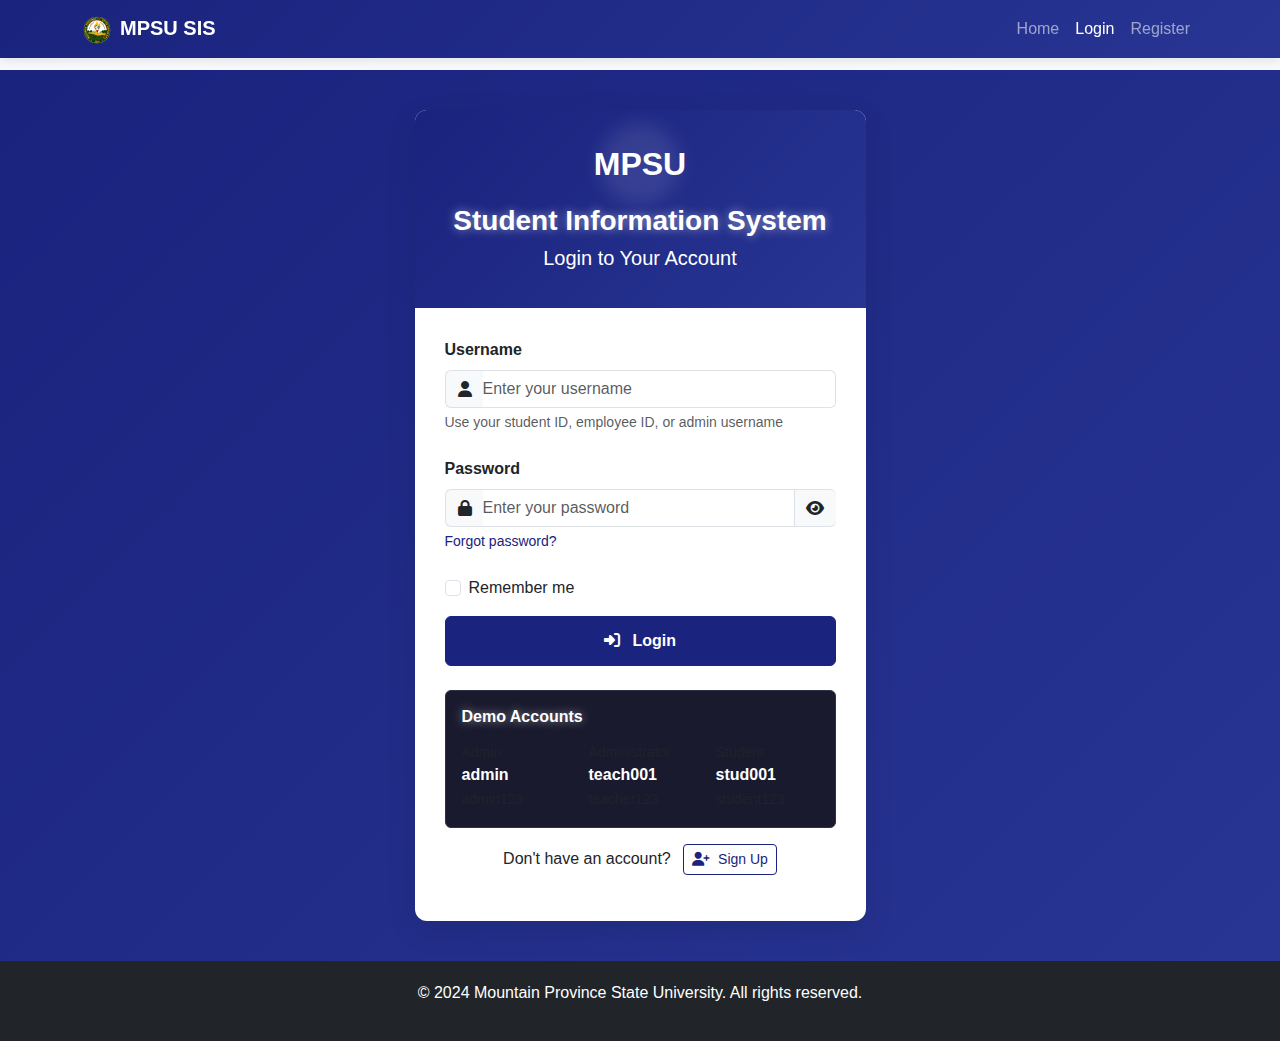
<file: login.html>
<!DOCTYPE html>
<html lang="en">
<head>
    <meta charset="UTF-8">
    <meta name="viewport" content="width=device-width, initial-scale=1.0">
    <title>MPSU SIS - Login</title>
    <link href="https://cdn.jsdelivr.net/npm/bootstrap@5.3.0/dist/css/bootstrap.min.css" rel="stylesheet">
    <link rel="stylesheet" href="https://cdnjs.cloudflare.com/ajax/libs/font-awesome/6.4.0/css/all.min.css">
    <style>
        :root {
            --primary-color: #1a237e;
            --secondary-color: #283593;
            --accent-color: #5c6bc0;
            --light-bg: #f8f9fa;
            --dark-text: #212529;
            --light-text: #6c757d;
        }

        body {
            background-color: var(--light-bg);
            font-family: 'Segoe UI', Tahoma, Geneva, Verdana, sans-serif;
            color: var(--dark-text);
            padding-top: 70px;
        }

        .navbar {
            background: linear-gradient(135deg, var(--primary-color), var(--secondary-color));
            box-shadow: 0 2px 10px rgba(0,0,0,0.1);
        }

        .navbar-brand {
            font-weight: 600;
        }

        .navbar-logo {
            height: 30px;
        }

        .login-section {
            background: linear-gradient(135deg, var(--primary-color), var(--secondary-color));
            padding: 40px 0;
            min-height: calc(100vh - 70px);
            display: flex;
            align-items: center;
        }

        .login-card {
            border: none;
            border-radius: 12px;
            box-shadow: 0 10px 30px rgba(0,0,0,0.1);
            overflow: hidden;
        }

        .login-card .card-header {
            background: linear-gradient(135deg, var(--primary-color), var(--secondary-color));
            color: white;
            padding: 30px 20px;
            border-bottom: none;
        }

        .logo-container {
            position: relative;
            display: inline-block;
        }

        .logo-glow {
            position: absolute;
            top: 50%;
            left: 50%;
            transform: translate(-50%, -50%);
            width: 80px;
            height: 80px;
            background: rgba(255,255,255,0.1);
            border-radius: 50%;
            filter: blur(10px);
        }

        .logo {
            font-size: 32px;
            font-weight: 700;
            color: white;
            position: relative;
            z-index: 1;
        }

        .neon-text {
            color: white;
            font-weight: 600;
            text-shadow: 0 0 10px rgba(255,255,255,0.5);
        }

        .card-body {
            padding: 30px;
        }

        .form-label {
            font-weight: 600;
            color: var(--dark-text);
        }

        .input-group-text {
            background-color: #f8f9fa;
            border-right: none;
        }

        .form-control {
            border-left: none;
            padding-left: 0;
        }

        .form-control:focus {
            box-shadow: none;
            border-color: #ced4da;
        }

        .password-toggle {
            cursor: pointer;
            background-color: #f8f9fa;
            border-left: none;
        }

        .btn-primary {
            background-color: var(--primary-color);
            border-color: var(--primary-color);
            padding: 12px;
            font-weight: 600;
        }

        .btn-primary:hover {
            background-color: var(--secondary-color);
            border-color: var(--secondary-color);
        }

        .btn-outline-primary {
            color: var(--primary-color);
            border-color: var(--primary-color);
        }

        .btn-outline-primary:hover {
            background-color: var(--primary-color);
            border-color: var(--primary-color);
        }

        .demo-accounts {
            background-color: #1a1a2e !important;
            border: 1px solid #2d3047;
        }

        .forgot-password {
            color: var(--primary-color);
            text-decoration: none;
        }

        .forgot-password:hover {
            text-decoration: underline;
        }

        .footer {
            background-color: var(--dark-text);
            color: white;
            padding: 20px 0;
            margin-top: 0;
        }

        .notification {
            position: fixed;
            top: 20px;
            right: 20px;
            padding: 15px 20px;
            border-radius: 8px;
            color: white;
            z-index: 10000;
            transform: translateX(400px);
            transition: transform 0.3s ease;
            max-width: 350px;
            box-shadow: 0 4px 12px rgba(0,0,0,0.15);
        }

        .notification.show {
            transform: translateX(0);
        }

        .notification.success {
            background-color: #28a745;
        }

        .notification.error {
            background-color: #dc3545;
        }

        .pulse {
            animation: pulse 2s infinite;
        }

        @keyframes pulse {
            0% {
                box-shadow: 0 0 0 0 rgba(26, 35, 126, 0.4);
            }
            70% {
                box-shadow: 0 0 0 10px rgba(26, 35, 126, 0);
            }
            100% {
                box-shadow: 0 0 0 0 rgba(26, 35, 126, 0);
            }
        }

        /* OTP Input Styling */
        #otpInput {
            letter-spacing: 10px;
            font-weight: 600;
        }
    </style>
</head>
<body class="body-home">

<!-- Navigation -->
<nav class="navbar navbar-expand-lg navbar-dark fixed-top">
    <div class="container">
        <a class="navbar-brand" href="index.html">
            <img src="mpsu.png" alt="MPSU Logo" class="navbar-logo me-2">MPSU SIS
        </a>
        <button class="navbar-toggler" type="button" data-bs-toggle="collapse" data-bs-target="#navbarNav">
            <span class="navbar-toggler-icon"></span>
        </button>
        <div class="collapse navbar-collapse" id="navbarNav">
            <ul class="navbar-nav ms-auto">
                <li class="nav-item">
                    <a class="nav-link" href="index.html">Home</a>
                </li>
                <li class="nav-item">
                    <a class="nav-link active" href="login.html">Login</a>
                </li>
                <li class="nav-item">
                    <a class="nav-link" href="register.html">Register</a>
                </li>
            </ul>
        </div>
    </div>
</nav>

<!-- Login Section -->
<section class="login-section">
    <div class="container">
        <div class="row justify-content-center">
            <div class="col-md-6 col-lg-5">
                <div class="card login-card">

                    <div class="card-header text-center">
                        <div class="logo-container mb-3">
                            <div class="logo-glow"></div>
                            <div class="logo">MPSU</div>
                        </div>
                        <h3 class="neon-text">Student Information System</h3>
                        <h5>Login to Your Account</h5>
                    </div>

                    <div class="card-body">
                        <form id="loginForm">
                            <div class="mb-4">
                                <label for="username" class="form-label">Username</label>
                                <div class="input-group">
                                    <span class="input-group-text"><i class="fas fa-user"></i></span>
                                    <input type="text" class="form-control" id="username" placeholder="Enter your username" required>
                                </div>
                                <div class="form-text text-muted">Use your student ID, employee ID, or admin username</div>
                            </div>

                            <div class="mb-4">
                                <label for="password" class="form-label">Password</label>
                                <div class="input-group">
                                    <span class="input-group-text"><i class="fas fa-lock"></i></span>
                                    <input type="password" class="form-control" id="password" placeholder="Enter your password" required>
                                    <span class="input-group-text password-toggle" id="togglePassword">
                                        <i class="fas fa-eye"></i>
                                    </span>
                                </div>
                                <div class="form-text text-muted">
                                    <a href="#" class="forgot-password">Forgot password?</a>
                                </div>
                            </div>

                            <div class="mb-3 form-check">
                                <input type="checkbox" class="form-check-input" id="rememberMe">
                                <label class="form-check-label" for="rememberMe">Remember me</label>
                            </div>

                            <div class="d-grid mb-3">
                                <button type="submit" class="btn btn-primary pulse" id="loginButton">
                                    <i class="fas fa-sign-in-alt me-2"></i> Login
                                </button>
                            </div>
                        </form>

                        <!-- DEMO ACCOUNTS -->
                        <div class="demo-accounts mt-4 p-3 bg-dark rounded">
                            <h6 class="neon-text mb-3">Demo Accounts</h6>
                            <div class="row">
                                <div class="col-4">
                                    <small class="text-muted d-block">Admin</small>
                                    <strong class="text-white">admin</strong><br>
                                    <small class="text-muted">admin123</small>
                                </div>
                                <div class="col-4">
                                    <small class="text-muted d-block">Administrator</small>
                                    <strong class="text-white">teach001</strong><br>
                                    <small class="text-muted">teacher123</small>
                                </div>
                                <div class="col-4">
                                    <small class="text-muted d-block">Student</small>
                                    <strong class="text-white">stud001</strong><br>
                                    <small class="text-muted">student123</small>
                                </div>
                            </div>
                        </div>

                        <div class="text-center mt-3">
                            <p>Don't have an account?
                                <a href="register.html" class="btn btn-outline-primary btn-sm ms-2">
                                    <i class="fas fa-user-plus me-1"></i> Sign Up
                                </a>
                            </p>
                        </div>

                    </div>

                </div>
            </div>
        </div>
    </div>
</section>

<!-- Footer -->
<footer class="footer">
    <div class="container">
        <div class="text-center">
            <p>&copy; 2024 Mountain Province State University. All rights reserved.</p>
        </div>
    </div>
</footer>

<!-- OTP Modal -->
<div class="modal fade" id="otpModal" tabindex="-1">
    <div class="modal-dialog">
        <div class="modal-content">

            <div class="modal-header">
                <h5 class="modal-title neon-text">Verification Code</h5>
                <button class="btn-close" data-bs-dismiss="modal"></button>
            </div>

            <div class="modal-body">
                <p class="text-muted">Enter the 6-digit verification code sent to your email.</p>

                <input type="text" id="otpInput" maxlength="6" class="form-control text-center fs-4" placeholder="______">

                <div id="otpError" class="text-danger mt-2" style="display:none;">Incorrect code. Try again.</div>
            </div>

            <div class="modal-footer">
                <button class="btn btn-secondary" data-bs-dismiss="modal">Cancel</button>
                <button class="btn btn-primary" id="verifyOtpBtn">Verify</button>
            </div>

        </div>
    </div>
</div>

<!-- Scripts -->
<script src="https://cdn.jsdelivr.net/npm/bootstrap@5.3.0/dist/js/bootstrap.bundle.min.js"></script>

<script>
// Initialize demo users if not exists
function initializeDemoUsers() {
    const users = JSON.parse(localStorage.getItem('mpsu_users')) || [];

    // Add demo users if they don't exist
    const demoUsers = [
        {
            username: 'admin',
            password: 'admin123',
            role: 'admin',
            name: 'System Administrator',
            email: 'admin@mpsu.edu.ph',
            employeeId: 'A001',
            department: 'Administration'
        },
        {
            username: 'teach001',
            password: 'teacher123',
            role: 'admin',
            name: 'Dr. Jane Smith',
            email: 'jane.smith@mpsu.edu.ph',
            employeeId: 'T001',
            department: 'College of Information Technology'
        },
        {
            username: 'stud001',
            password: 'student123',
            role: 'student',
            name: 'John Doe',
            email: 'john.doe@mpsu.edu.ph',
            studentId: '2024001',
            course: 'BS Information Technology',
            year: '3rd Year',
            section: 'A',
            firstName: 'John',
            lastName: 'Doe'
        }
    ];

    let needsUpdate = false;
    demoUsers.forEach(demoUser => {
        if (!users.find(u => u.username === demoUser.username)) {
            users.push(demoUser);
            needsUpdate = true;
        }
    });

    if (needsUpdate) {
        localStorage.setItem('mpsu_users', JSON.stringify(users));
    }
}

// Password toggle
document.getElementById('togglePassword').addEventListener('click', function () {
    const passwordInput = document.getElementById('password');
    const icon = this.querySelector('i');

    if (passwordInput.type === 'password') {
        passwordInput.type = 'text';
        icon.classList.replace('fa-eye', 'fa-eye-slash');
    } else {
        passwordInput.type = 'password';
        icon.classList.replace('fa-eye-slash', 'fa-eye');
    }
});

// LOGIN + OTP
document.getElementById('loginForm').addEventListener('submit', function (e) {
    e.preventDefault();

    const username = document.getElementById('username').value;
    const password = document.getElementById('password').value;

    const loginButton = document.getElementById('loginButton');
    loginButton.innerHTML = '<i class="fas fa-spinner fa-spin"></i> Logging in...';
    loginButton.disabled = true;

    setTimeout(() => {
        const users = JSON.parse(localStorage.getItem('mpsu_users')) || [];
        const user = users.find(u => u.username === username && u.password === password);

        if (user) {
            const otp = Math.floor(100000 + Math.random() * 900000).toString();
            localStorage.setItem("pending_otp", otp);
            localStorage.setItem("pending_user", JSON.stringify(user));

            console.log("OTP:", otp);

            new bootstrap.Modal(document.getElementById("otpModal")).show();
            showNotification("Verification code sent to your email.", "success");
        } else {
            showNotification("Invalid username or password", "error");
            loginButton.disabled = false;
        }

        loginButton.innerHTML = '<i class="fas fa-sign-in-alt me-2"></i> Login';
    }, 800);
});

// OTP Verification
document.getElementById("verifyOtpBtn").addEventListener('click', function() {
    const entered = document.getElementById('otpInput').value;
    const real = localStorage.getItem("pending_otp");

    if (entered !== real) {
        document.getElementById('otpError').style.display = "block";
        return;
    }

    const user = JSON.parse(localStorage.getItem("pending_user"));
    localStorage.setItem("mpsu_current_user", JSON.stringify(user));

    localStorage.removeItem("pending_otp");
    localStorage.removeItem("pending_user");

    showNotification("Verification successful!", "success");

    setTimeout(() => {
        // Redirect based on user role
        if (user.role === "student") {
            window.location.href = "student-dashboard.html";
        } else if (user.role === "admin") {
            window.location.href = "teacher-dashboard.html";
        } else {
            window.location.href = "index.html";
        }
    }, 800);
});

// Notification
function showNotification(message, type = "success") {
    const n = document.createElement("div");
    n.className = `notification ${type}`;
    n.innerHTML = `<span>${message}</span>`;
    document.body.appendChild(n);

    setTimeout(() => n.classList.add("show"), 100);
    setTimeout(() => n.classList.remove("show"), 3000);
    setTimeout(() => n.remove(), 3500);
}

// Initialize demo users when page loads
document.addEventListener('DOMContentLoaded', function() {
    initializeDemoUsers();
});
</script>

</body>
</html>
</file>
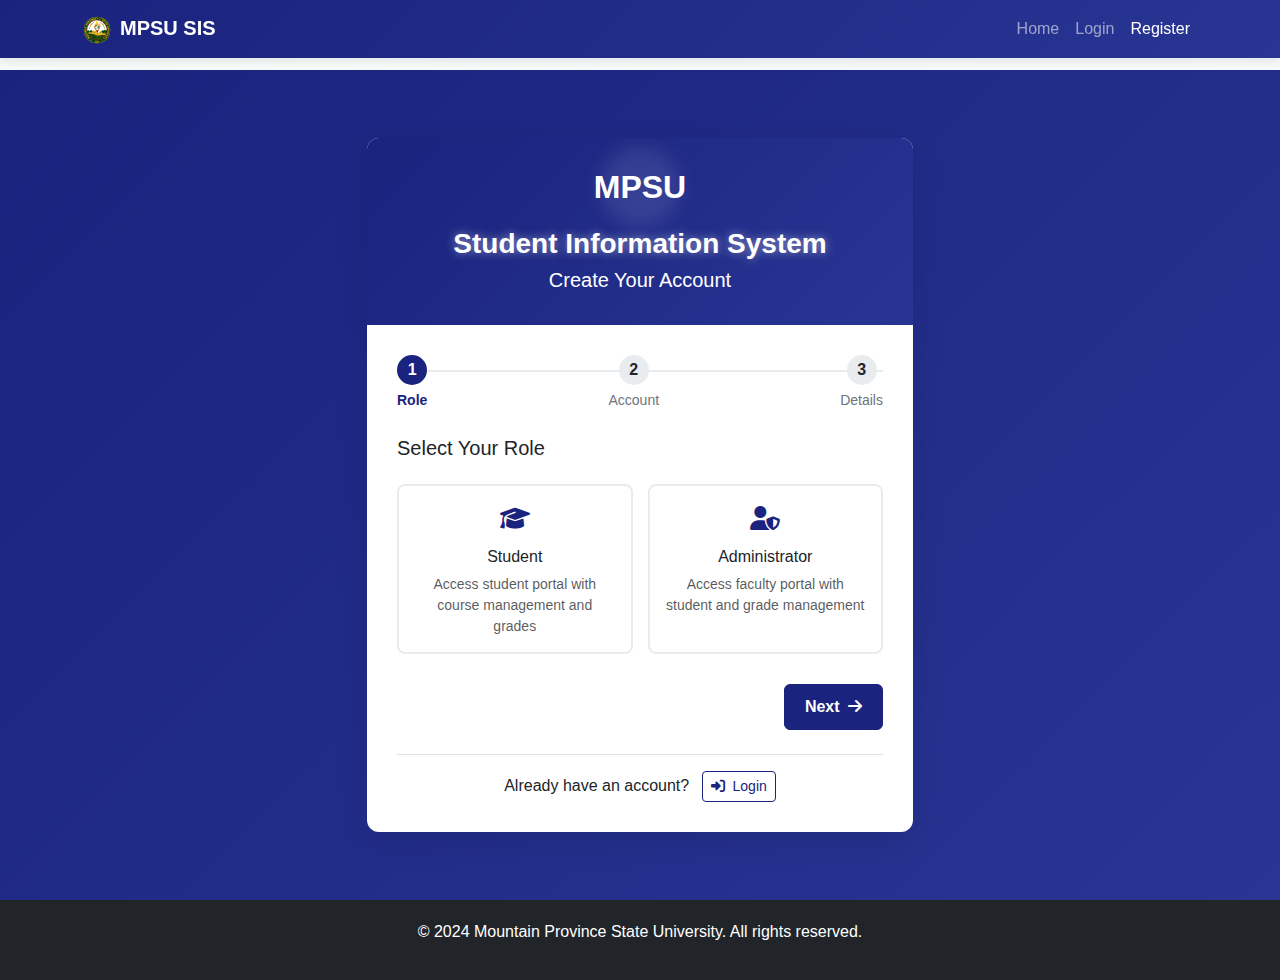
<file: register.html>
<!DOCTYPE html>
<html lang="en">
<head>
    <meta charset="UTF-8">
    <meta name="viewport" content="width=device-width, initial-scale=1.0">
    <title>MPSU SIS - Register</title>
    <link href="https://cdn.jsdelivr.net/npm/bootstrap@5.3.0/dist/css/bootstrap.min.css" rel="stylesheet">
    <link rel="stylesheet" href="https://cdnjs.cloudflare.com/ajax/libs/font-awesome/6.4.0/css/all.min.css">
    <style>
        :root {
            --primary-color: #1a237e;
            --secondary-color: #283593;
            --accent-color: #5c6bc0;
            --light-bg: #f8f9fa;
            --dark-text: #212529;
            --light-text: #6c757d;
        }

        body {
            background-color: var(--light-bg);
            font-family: 'Segoe UI', Tahoma, Geneva, Verdana, sans-serif;
            color: var(--dark-text);
            padding-top: 70px;
        }

        .navbar {
            background: linear-gradient(135deg, var(--primary-color), var(--secondary-color));
            box-shadow: 0 2px 10px rgba(0,0,0,0.1);
        }

        .navbar-brand {
            font-weight: 600;
        }

        .navbar-logo {
            height: 30px;
        }

        .register-section {
            background: linear-gradient(135deg, var(--primary-color), var(--secondary-color));
            padding: 40px 0;
            min-height: calc(100vh - 70px);
            display: flex;
            align-items: center;
        }

        .register-card {
            border: none;
            border-radius: 12px;
            box-shadow: 0 10px 30px rgba(0,0,0,0.1);
            overflow: hidden;
            margin: 20px 0;
        }

        .register-card .card-header {
            background: linear-gradient(135deg, var(--primary-color), var(--secondary-color));
            color: white;
            padding: 25px 20px;
            border-bottom: none;
        }

        .logo-container {
            position: relative;
            display: inline-block;
        }

        .logo-glow {
            position: absolute;
            top: 50%;
            left: 50%;
            transform: translate(-50%, -50%);
            width: 80px;
            height: 80px;
            background: rgba(255,255,255,0.1);
            border-radius: 50%;
            filter: blur(10px);
        }

        .logo {
            font-size: 32px;
            font-weight: 700;
            color: white;
            position: relative;
            z-index: 1;
        }

        .neon-text {
            color: white;
            font-weight: 600;
            text-shadow: 0 0 10px rgba(255,255,255,0.5);
        }

        .card-body {
            padding: 30px;
            max-height: 70vh;
            overflow-y: auto;
        }

        .form-label {
            font-weight: 600;
            color: var(--dark-text);
            margin-bottom: 8px;
        }

        .input-group-text {
            background-color: #f8f9fa;
            border-right: none;
        }

        .form-control {
            border-left: none;
            padding-left: 0;
        }

        .form-control:focus {
            box-shadow: none;
            border-color: #ced4da;
        }

        .password-toggle {
            cursor: pointer;
            background-color: #f8f9fa;
            border-left: none;
        }

        .btn-primary {
            background-color: var(--primary-color);
            border-color: var(--primary-color);
            padding: 10px 20px;
            font-weight: 600;
        }

        .btn-primary:hover {
            background-color: var(--secondary-color);
            border-color: var(--secondary-color);
        }

        .btn-outline-primary {
            color: var(--primary-color);
            border-color: var(--primary-color);
        }

        .btn-outline-primary:hover {
            background-color: var(--primary-color);
            border-color: var(--primary-color);
        }

        .footer {
            background-color: var(--dark-text);
            color: white;
            padding: 20px 0;
            margin-top: 0;
        }

        .notification {
            position: fixed;
            top: 20px;
            right: 20px;
            padding: 15px 20px;
            border-radius: 8px;
            color: white;
            z-index: 10000;
            transform: translateX(400px);
            transition: transform 0.3s ease;
            max-width: 350px;
            box-shadow: 0 4px 12px rgba(0,0,0,0.15);
        }

        .notification.show {
            transform: translateX(0);
        }

        .notification.success {
            background-color: #28a745;
        }

        .notification.error {
            background-color: #dc3545;
        }

        .progress {
            height: 8px;
        }

        .password-strength {
            font-size: 0.875rem;
        }

        .password-weak {
            color: #dc3545;
        }

        .password-medium {
            color: #fd7e14;
        }

        .password-strong {
            color: #28a745;
        }

        .form-text {
            font-size: 0.875rem;
        }

        .step-indicator {
            display: flex;
            justify-content: space-between;
            margin-bottom: 25px;
            position: relative;
        }

        .step-indicator::before {
            content: '';
            position: absolute;
            top: 15px;
            left: 0;
            right: 0;
            height: 2px;
            background-color: #e9ecef;
            z-index: 1;
        }

        .step {
            display: flex;
            flex-direction: column;
            align-items: center;
            position: relative;
            z-index: 2;
        }

        .step-number {
            width: 30px;
            height: 30px;
            border-radius: 50%;
            background-color: #e9ecef;
            display: flex;
            align-items: center;
            justify-content: center;
            font-weight: 600;
            margin-bottom: 5px;
        }

        .step.active .step-number {
            background-color: var(--primary-color);
            color: white;
        }

        .step-label {
            font-size: 0.875rem;
            color: var(--light-text);
        }

        .step.active .step-label {
            color: var(--primary-color);
            font-weight: 600;
        }

        .form-step {
            display: none;
        }

        .form-step.active {
            display: block;
        }

        .form-field {
            margin-bottom: 20px;
        }

        .form-actions {
            margin-top: 30px;
            display: flex;
            justify-content: space-between;
        }

        .role-selection {
            display: flex;
            gap: 15px;
            margin-bottom: 20px;
        }

        .role-option {
            flex: 1;
            text-align: center;
            padding: 15px;
            border: 2px solid #e9ecef;
            border-radius: 8px;
            cursor: pointer;
            transition: all 0.3s ease;
        }

        .role-option:hover {
            border-color: var(--primary-color);
        }

        .role-option.selected {
            border-color: var(--primary-color);
            background-color: rgba(26, 35, 126, 0.05);
        }

        .role-icon {
            font-size: 24px;
            margin-bottom: 10px;
            color: var(--primary-color);
        }

        /* Custom scrollbar for card body */
        .card-body::-webkit-scrollbar {
            width: 6px;
        }

        .card-body::-webkit-scrollbar-track {
            background: #f1f1f1;
            border-radius: 10px;
        }

        .card-body::-webkit-scrollbar-thumb {
            background: #c1c1c1;
            border-radius: 10px;
        }

        .card-body::-webkit-scrollbar-thumb:hover {
            background: #a8a8a8;
        }

        /* Responsive adjustments */
        @media (max-width: 768px) {
            .card-body {
                padding: 20px;
            }

            .register-section {
                padding: 20px 0;
            }

            .role-selection {
                flex-direction: column;
            }
        }
    </style>
</head>
<body class="body-home">

<!-- Navigation -->
<nav class="navbar navbar-expand-lg navbar-dark fixed-top">
    <div class="container">
        <a class="navbar-brand" href="index.html">
            <img src="mpsu.png" alt="MPSU Logo" class="navbar-logo me-2">MPSU SIS
        </a>
        <button class="navbar-toggler" type="button" data-bs-toggle="collapse" data-bs-target="#navbarNav">
            <span class="navbar-toggler-icon"></span>
        </button>
        <div class="collapse navbar-collapse" id="navbarNav">
            <ul class="navbar-nav ms-auto">
                <li class="nav-item">
                    <a class="nav-link" href="index.html">Home</a>
                </li>
                <li class="nav-item">
                    <a class="nav-link" href="login.html">Login</a>
                </li>
                <li class="nav-item">
                    <a class="nav-link active" href="register.html">Register</a>
                </li>
            </ul>
        </div>
    </div>
</nav>

<!-- Register Section -->
<section class="register-section">
    <div class="container">
        <div class="row justify-content-center">
            <div class="col-md-8 col-lg-6">
                <div class="card register-card">
                    <div class="card-header text-center">
                        <div class="logo-container mb-3">
                            <div class="logo-glow"></div>
                            <div class="logo">MPSU</div>
                        </div>
                        <h3 class="neon-text">Student Information System</h3>
                        <h5>Create Your Account</h5>
                    </div>

                    <div class="card-body">
                        <!-- Step Indicator -->
                        <div class="step-indicator">
                            <div class="step active" id="step1-indicator">
                                <div class="step-number">1</div>
                                <div class="step-label">Role</div>
                            </div>
                            <div class="step" id="step2-indicator">
                                <div class="step-number">2</div>
                                <div class="step-label">Account</div>
                            </div>
                            <div class="step" id="step3-indicator">
                                <div class="step-number">3</div>
                                <div class="step-label">Details</div>
                            </div>
                        </div>

                        <form id="registerForm">
                            <!-- Step 1: Role Selection -->
                            <div class="form-step active" id="step1">
                                <h5 class="mb-4">Select Your Role</h5>

                                <div class="role-selection">
                                    <div class="role-option" data-role="student" onclick="selectRole('student')">
                                        <div class="role-icon">
                                            <i class="fas fa-graduation-cap"></i>
                                        </div>
                                        <h6>Student</h6>
                                        <p class="small text-muted mb-0">Access student portal with course management and grades</p>
                                    </div>
                                    <div class="role-option" data-role="admin" onclick="selectRole('admin')">
                                        <div class="role-icon">
                                            <i class="fas fa-user-shield"></i>
                                        </div>
                                        <h6>Administrator</h6>
                                        <p class="small text-muted mb-0">Access faculty portal with student and grade management</p>
                                    </div>
                                </div>

                                <input type="hidden" id="selectedRole" name="role" required>

                                <div class="form-actions">
                                    <div></div>
                                    <button type="button" class="btn btn-primary" id="nextStep1">Next <i class="fas fa-arrow-right ms-1"></i></button>
                                </div>
                            </div>

                            <!-- Step 2: Account Information -->
                            <div class="form-step" id="step2">
                                <h5 class="mb-4">Account Information</h5>

                                <div class="form-field">
                                    <label for="username" class="form-label">Username *</label>
                                    <div class="input-group">
                                        <span class="input-group-text"><i class="fas fa-user"></i></span>
                                        <input type="text" class="form-control" id="username" placeholder="Choose a username" required>
                                    </div>
                                    <div class="form-text">This will be your login username</div>
                                    <div id="usernameError" class="text-danger form-text" style="display: none;">Username already exists</div>
                                </div>

                                <div class="form-field">
                                    <label for="email" class="form-label">Email Address *</label>
                                    <div class="input-group">
                                        <span class="input-group-text"><i class="fas fa-envelope"></i></span>
                                        <input type="email" class="form-control" id="email" placeholder="your.email@mpsu.edu.ph" required>
                                    </div>
                                    <div class="form-text">Use your MPSU email if available</div>
                                    <div id="emailError" class="text-danger form-text" style="display: none;">Email already registered</div>
                                </div>

                                <div class="form-field">
                                    <label for="password" class="form-label">Password *</label>
                                    <div class="input-group">
                                        <span class="input-group-text"><i class="fas fa-lock"></i></span>
                                        <input type="password" class="form-control" id="password" placeholder="Create a password" required>
                                        <span class="input-group-text password-toggle" id="togglePassword">
                                            <i class="fas fa-eye"></i>
                                        </span>
                                    </div>
                                    <div class="password-strength mt-1" id="passwordStrength"></div>
                                </div>

                                <div class="form-field">
                                    <label for="confirmPassword" class="form-label">Confirm Password *</label>
                                    <div class="input-group">
                                        <span class="input-group-text"><i class="fas fa-lock"></i></span>
                                        <input type="password" class="form-control" id="confirmPassword" placeholder="Confirm your password" required>
                                        <span class="input-group-text password-toggle" id="toggleConfirmPassword">
                                            <i class="fas fa-eye"></i>
                                        </span>
                                    </div>
                                    <div id="passwordMatch" class="form-text"></div>
                                </div>

                                <div class="form-actions">
                                    <button type="button" class="btn btn-outline-secondary" id="prevStep2"><i class="fas fa-arrow-left me-1"></i> Back</button>
                                    <button type="button" class="btn btn-primary" id="nextStep2">Next <i class="fas fa-arrow-right ms-1"></i></button>
                                </div>
                            </div>

                            <!-- Step 3: Personal Information -->
                            <div class="form-step" id="step3">
                                <h5 class="mb-4" id="step3Title">Personal Information</h5>

                                <!-- Common Fields for All Roles -->
                                <div class="form-field">
                                    <label for="firstName" class="form-label">First Name *</label>
                                    <input type="text" class="form-control" id="firstName" placeholder="Enter your first name" required>
                                </div>

                                <div class="form-field">
                                    <label for="lastName" class="form-label">Last Name *</label>
                                    <input type="text" class="form-control" id="lastName" placeholder="Enter your last name" required>
                                </div>

                                <div class="form-field">
                                    <label for="phone" class="form-label">Phone Number</label>
                                    <div class="input-group">
                                        <span class="input-group-text"><i class="fas fa-phone"></i></span>
                                        <input type="tel" class="form-control" id="phone" placeholder="+63 912 345 6789">
                                    </div>
                                </div>

                                <!-- Student Specific Fields -->
                                <div id="studentFields">
                                    <div class="form-field">
                                        <label for="studentId" class="form-label">Student ID *</label>
                                        <div class="input-group">
                                            <span class="input-group-text"><i class="fas fa-id-card"></i></span>
                                            <input type="text" class="form-control" id="studentId" placeholder="e.g., 2024001">
                                        </div>
                                        <div class="form-text">Your official MPSU student ID</div>
                                    </div>

                                    <div class="form-field">
                                        <label for="course" class="form-label">Course/Program *</label>
                                        <select class="form-select" id="course">
                                            <option value="" selected disabled>Select your course</option>
                                            <option value="BS Information Technology">BS Information Technology</option>
                                            <option value="BS Computer Science">BS Computer Science</option>
                                            <option value="BS Education">BS Education</option>
                                            <option value="BS Business Administration">BS Business Administration</option>
                                            <option value="BS Hospitality Management">BS Hospitality Management</option>
                                            <option value="BS Criminology">BS Criminology</option>
                                        </select>
                                    </div>

                                    <div class="form-field">
                                        <label for="year" class="form-label">Year Level *</label>
                                        <select class="form-select" id="year">
                                            <option value="" selected disabled>Select year level</option>
                                            <option value="1st Year">1st Year</option>
                                            <option value="2nd Year">2nd Year</option>
                                            <option value="3rd Year">3rd Year</option>
                                            <option value="4th Year">4th Year</option>
                                            <option value="5th Year">5th Year</option>
                                        </select>
                                    </div>

                                    <div class="form-field">
                                        <label for="section" class="form-label">Section</label>
                                        <input type="text" class="form-control" id="section" placeholder="e.g., A, B, C">
                                    </div>
                                </div>

                                <!-- Admin Specific Fields -->
                                <div id="adminFields" style="display: none;">
                                    <div class="form-field">
                                        <label for="employeeId" class="form-label">Employee ID *</label>
                                        <div class="input-group">
                                            <span class="input-group-text"><i class="fas fa-id-badge"></i></span>
                                            <input type="text" class="form-control" id="employeeId" placeholder="e.g., T001">
                                        </div>
                                        <div class="form-text">Your official MPSU employee ID</div>
                                    </div>

                                    <div class="form-field">
                                        <label for="department" class="form-label">Department *</label>
                                        <select class="form-select" id="department">
                                            <option value="" selected disabled>Select department</option>
                                            <option value="College of Information Technology">College of Information Technology</option>
                                            <option value="College of Education">College of Education</option>
                                            <option value="College of Business Administration">College of Business Administration</option>
                                            <option value="College of Hospitality Management">College of Hospitality Management</option>
                                            <option value="College of Criminology">College of Criminology</option>
                                            <option value="Administration">Administration</option>
                                        </select>
                                    </div>
                                </div>

                                <div class="form-field">
                                    <div class="form-check">
                                        <input type="checkbox" class="form-check-input" id="agreeTerms" required>
                                        <label class="form-check-label" for="agreeTerms">
                                            I agree to the <a href="#" class="text-primary">Terms and Conditions</a> and <a href="#" class="text-primary">Privacy Policy</a>
                                        </label>
                                    </div>
                                </div>

                                <div class="form-actions">
                                    <button type="button" class="btn btn-outline-secondary" id="prevStep3"><i class="fas fa-arrow-left me-1"></i> Back</button>
                                    <button type="submit" class="btn btn-success" id="registerButton">
                                        <i class="fas fa-user-plus me-2"></i> Create Account
                                    </button>
                                </div>
                            </div>
                        </form>

                        <div class="text-center mt-4 pt-3 border-top">
                            <p class="mb-0">Already have an account?
                                <a href="login.html" class="btn btn-outline-primary btn-sm ms-2">
                                    <i class="fas fa-sign-in-alt me-1"></i> Login
                                </a>
                            </p>
                        </div>
                    </div>
                </div>
            </div>
        </div>
    </div>
</section>

<!-- Footer -->
<footer class="footer">
    <div class="container">
        <div class="text-center">
            <p>&copy; 2024 Mountain Province State University. All rights reserved.</p>
        </div>
    </div>
</footer>

<!-- Success Modal -->
<div class="modal fade" id="successModal" tabindex="-1">
    <div class="modal-dialog">
        <div class="modal-content">
            <div class="modal-header">
                <h5 class="modal-title text-success">Registration Successful!</h5>
                <button class="btn-close" data-bs-dismiss="modal"></button>
            </div>
            <div class="modal-body text-center">
                <i class="fas fa-check-circle fa-3x text-success mb-3"></i>
                <p>Your account has been created successfully.</p>
                <p class="text-muted" id="successMessage">You can now login with your credentials.</p>
            </div>
            <div class="modal-footer justify-content-center">
                <button class="btn btn-primary" id="goToLogin">Go to Login</button>
            </div>
        </div>
    </div>
</div>

<!-- Scripts -->
<script src="https://cdn.jsdelivr.net/npm/bootstrap@5.3.0/dist/js/bootstrap.bundle.min.js"></script>

<script>
// Current step tracking
let currentStep = 1;
let selectedRole = '';

// Role selection function
function selectRole(role) {
    selectedRole = role;
    document.getElementById('selectedRole').value = role;

    // Update UI for selected role
    document.querySelectorAll('.role-option').forEach(option => {
        option.classList.remove('selected');
    });
    document.querySelector(`.role-option[data-role="${role}"]`).classList.add('selected');

    // Update step 3 title based on role
    const step3Title = document.getElementById('step3Title');
    if (role === 'student') {
        step3Title.textContent = 'Student Information';
    } else {
        step3Title.textContent = 'Administrator Information';
    }
}

// Show/hide fields based on role
function toggleRoleSpecificFields() {
    const studentFields = document.getElementById('studentFields');
    const adminFields = document.getElementById('adminFields');

    if (selectedRole === 'student') {
        studentFields.style.display = 'block';
        adminFields.style.display = 'none';

        // Make student fields required
        document.getElementById('studentId').required = true;
        document.getElementById('course').required = true;
        document.getElementById('year').required = true;

        // Make admin fields not required
        document.getElementById('employeeId').required = false;
        document.getElementById('department').required = false;
    } else {
        studentFields.style.display = 'none';
        adminFields.style.display = 'block';

        // Make student fields not required
        document.getElementById('studentId').required = false;
        document.getElementById('course').required = false;
        document.getElementById('year').required = false;

        // Make admin fields required
        document.getElementById('employeeId').required = true;
        document.getElementById('department').required = true;
    }
}

// Password toggle functionality
document.getElementById('togglePassword').addEventListener('click', function () {
    const passwordInput = document.getElementById('password');
    const icon = this.querySelector('i');

    if (passwordInput.type === 'password') {
        passwordInput.type = 'text';
        icon.classList.replace('fa-eye', 'fa-eye-slash');
    } else {
        passwordInput.type = 'password';
        icon.classList.replace('fa-eye-slash', 'fa-eye');
    }
});

document.getElementById('toggleConfirmPassword').addEventListener('click', function () {
    const passwordInput = document.getElementById('confirmPassword');
    const icon = this.querySelector('i');

    if (passwordInput.type === 'password') {
        passwordInput.type = 'text';
        icon.classList.replace('fa-eye', 'fa-eye-slash');
    } else {
        passwordInput.type = 'password';
        icon.classList.replace('fa-eye-slash', 'fa-eye');
    }
});

// Password strength indicator
document.getElementById('password').addEventListener('input', function() {
    const password = this.value;
    const strengthIndicator = document.getElementById('passwordStrength');

    if (password.length === 0) {
        strengthIndicator.textContent = '';
        return;
    }

    let strength = 0;
    let feedback = '';

    // Check password length
    if (password.length >= 8) strength++;

    // Check for lowercase letters
    if (/[a-z]/.test(password)) strength++;

    // Check for uppercase letters
    if (/[A-Z]/.test(password)) strength++;

    // Check for numbers
    if (/[0-9]/.test(password)) strength++;

    // Check for special characters
    if (/[^A-Za-z0-9]/.test(password)) strength++;

    // Determine strength level
    if (strength <= 2) {
        feedback = '<span class="password-weak">Weak password</span>';
    } else if (strength <= 4) {
        feedback = '<span class="password-medium">Medium strength password</span>';
    } else {
        feedback = '<span class="password-strong">Strong password</span>';
    }

    strengthIndicator.innerHTML = feedback;
});

// Password match checker
document.getElementById('confirmPassword').addEventListener('input', function() {
    const password = document.getElementById('password').value;
    const confirmPassword = this.value;
    const matchIndicator = document.getElementById('passwordMatch');

    if (confirmPassword.length === 0) {
        matchIndicator.textContent = '';
        return;
    }

    if (password === confirmPassword) {
        matchIndicator.textContent = 'Passwords match';
        matchIndicator.className = 'form-text text-success';
    } else {
        matchIndicator.textContent = 'Passwords do not match';
        matchIndicator.className = 'form-text text-danger';
    }
});

// Username availability check
document.getElementById('username').addEventListener('blur', function() {
    const username = this.value;
    const usernameError = document.getElementById('usernameError');

    if (username.length === 0) return;

    const users = JSON.parse(localStorage.getItem('mpsu_users')) || [];
    const userExists = users.some(user => user.username === username);

    if (userExists) {
        usernameError.style.display = 'block';
    } else {
        usernameError.style.display = 'none';
    }
});

// Email availability check
document.getElementById('email').addEventListener('blur', function() {
    const email = this.value;
    const emailError = document.getElementById('emailError');

    if (email.length === 0) return;

    const users = JSON.parse(localStorage.getItem('mpsu_users')) || [];
    const emailExists = users.some(user => user.email === email);

    if (emailExists) {
        emailError.style.display = 'block';
    } else {
        emailError.style.display = 'none';
    }
});

// Step navigation
document.getElementById('nextStep1').addEventListener('click', function() {
    // Validate step 1
    if (!selectedRole) {
        showNotification('Please select your role', 'error');
        return;
    }

    // Proceed to next step
    goToStep(2);
});

document.getElementById('prevStep2').addEventListener('click', function() {
    goToStep(1);
});

document.getElementById('nextStep2').addEventListener('click', function() {
    // Validate step 2
    const username = document.getElementById('username').value;
    const email = document.getElementById('email').value;
    const password = document.getElementById('password').value;
    const confirmPassword = document.getElementById('confirmPassword').value;

    if (!username || !email || !password || !confirmPassword) {
        showNotification('Please fill in all required fields', 'error');
        return;
    }

    if (password !== confirmPassword) {
        showNotification('Passwords do not match', 'error');
        return;
    }

    // Check if username already exists
    const users = JSON.parse(localStorage.getItem('mpsu_users')) || [];
    if (users.some(user => user.username === username)) {
        showNotification('Username already exists', 'error');
        return;
    }

    // Check if email already exists
    if (users.some(user => user.email === email)) {
        showNotification('Email already registered', 'error');
        return;
    }

    // Proceed to next step
    toggleRoleSpecificFields();
    goToStep(3);
});

document.getElementById('prevStep3').addEventListener('click', function() {
    goToStep(2);
});

// Form submission
document.getElementById('registerForm').addEventListener('submit', function(e) {
    e.preventDefault();

    // Validate step 3
    const firstName = document.getElementById('firstName').value;
    const lastName = document.getElementById('lastName').value;
    const agreeTerms = document.getElementById('agreeTerms').checked;

    if (!firstName || !lastName || !agreeTerms) {
        showNotification('Please fill in all required fields and agree to terms', 'error');
        return;
    }

    // Role-specific validation
    if (selectedRole === 'student') {
        const studentId = document.getElementById('studentId').value;
        const course = document.getElementById('course').value;
        const year = document.getElementById('year').value;

        if (!studentId || !course || !year) {
            showNotification('Please fill in all student information', 'error');
            return;
        }
    } else {
        const employeeId = document.getElementById('employeeId').value;
        const department = document.getElementById('department').value;

        if (!employeeId || !department) {
            showNotification('Please fill in all administrator information', 'error');
            return;
        }
    }

    // Get all form data
    const userData = {
        username: document.getElementById('username').value,
        email: document.getElementById('email').value,
        password: document.getElementById('password').value,
        firstName: document.getElementById('firstName').value,
        lastName: document.getElementById('lastName').value,
        phone: document.getElementById('phone').value,
        role: selectedRole,
        name: document.getElementById('firstName').value + ' ' + document.getElementById('lastName').value
    };

    // Add role-specific data
    if (selectedRole === 'student') {
        userData.studentId = document.getElementById('studentId').value;
        userData.course = document.getElementById('course').value;
        userData.year = document.getElementById('year').value;
        userData.section = document.getElementById('section').value;
    } else {
        userData.employeeId = document.getElementById('employeeId').value;
        userData.department = document.getElementById('department').value;
    }

    // Save user to localStorage
    const users = JSON.parse(localStorage.getItem('mpsu_users')) || [];
    users.push(userData);
    localStorage.setItem('mpsu_users', JSON.stringify(users));

    // Set redirect URL based on role
    const redirectUrl = selectedRole === 'student' ? 'student-dashboard.html' : 'teacher-dashboard.html';

    // Update success message
    document.getElementById('successMessage').textContent =
        `You will be redirected to the ${selectedRole === 'student' ? 'student' : 'faculty'} dashboard.`;

    // Show success modal
    const successModal = new bootstrap.Modal(document.getElementById('successModal'));
    successModal.show();

    // Store user data for auto-login
    localStorage.setItem('mpsu_current_user', JSON.stringify(userData));
});

// Go to login page or dashboard based on role
document.getElementById('goToLogin').addEventListener('click', function() {
    const currentUser = JSON.parse(localStorage.getItem('mpsu_current_user'));
    if (currentUser) {
        // Auto-login and redirect to appropriate dashboard
        const redirectUrl = currentUser.role === 'student' ? 'student-dashboard.html' : 'teacher-dashboard.html';
        window.location.href = redirectUrl;
    } else {
        window.location.href = 'login.html';
    }
});

// Step navigation function
function goToStep(step) {
    // Hide current step
    document.getElementById(`step${currentStep}`).classList.remove('active');
    document.getElementById(`step${currentStep}-indicator`).classList.remove('active');

    // Show new step
    document.getElementById(`step${step}`).classList.add('active');
    document.getElementById(`step${step}-indicator`).classList.add('active');

    currentStep = step;
}

// Notification function
function showNotification(message, type = "success") {
    const n = document.createElement("div");
    n.className = `notification ${type}`;
    n.innerHTML = `<span>${message}</span>`;
    document.body.appendChild(n);

    setTimeout(() => n.classList.add("show"), 100);
    setTimeout(() => n.classList.remove("show"), 3000);
    setTimeout(() => n.remove(), 3500);
}

// Initialize demo users if not exists (for testing)
function initializeDemoUsers() {
    const users = JSON.parse(localStorage.getItem('mpsu_users')) || [];

    // Add demo users if they don't exist
    const demoUsers = [
        {
            username: 'admin',
            password: 'admin123',
            role: 'admin',
            name: 'System Administrator',
            email: 'admin@mpsu.edu.ph',
            employeeId: 'A001',
            department: 'Administration'
        },
        {
            username: 'teach001',
            password: 'teacher123',
            role: 'admin',
            name: 'Dr. Jane Smith',
            email: 'jane.smith@mpsu.edu.ph',
            employeeId: 'T001',
            department: 'College of Information Technology'
        },
        {
            username: 'stud001',
            password: 'student123',
            role: 'student',
            name: 'John Doe',
            email: 'john.doe@mpsu.edu.ph',
            studentId: '2024001',
            course: 'BS Information Technology',
            year: '3rd Year',
            section: 'A',
            firstName: 'John',
            lastName: 'Doe'
        }
    ];

    let needsUpdate = false;
    demoUsers.forEach(demoUser => {
        if (!users.find(u => u.username === demoUser.username)) {
            users.push(demoUser);
            needsUpdate = true;
        }
    });

    if (needsUpdate) {
        localStorage.setItem('mpsu_users', JSON.stringify(users));
    }
}

// Initialize demo users when page loads
document.addEventListener('DOMContentLoaded', function() {
    initializeDemoUsers();
});
</script>

</body>
</html>
</file>
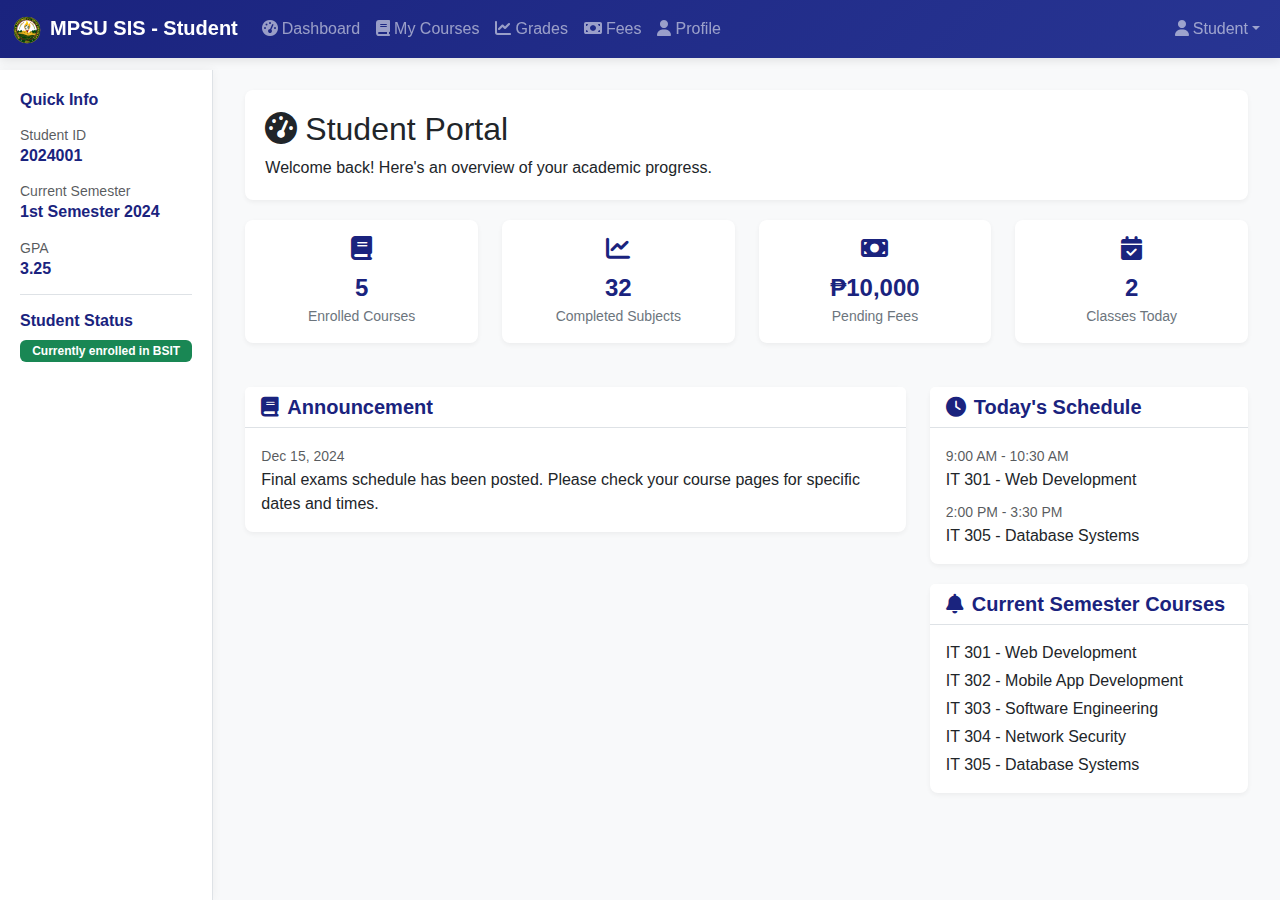
<file: student-dashboard.html>
<!DOCTYPE html>
<html lang="en">
<head>
    <meta charset="UTF-8">
    <meta name="viewport" content="width=device-width, initial-scale=1.0">
    <title>MPSU SIS - Student Portal</title>
    <link href="https://cdn.jsdelivr.net/npm/bootstrap@5.3.0/dist/css/bootstrap.min.css" rel="stylesheet">
    <link rel="stylesheet" href="https://cdnjs.cloudflare.com/ajax/libs/font-awesome/6.4.0/css/all.min.css">
    <style>
        :root {
            --primary-color: #1a237e;
            --secondary-color: #283593;
            --accent-color: #5c6bc0;
            --light-bg: #f8f9fa;
            --dark-text: #212529;
            --light-text: #6c757d;
        }

        body {
            background-color: var(--light-bg);
            font-family: 'Segoe UI', Tahoma, Geneva, Verdana, sans-serif;
            color: var(--dark-text);
            padding-top: 70px;
        }

        .navbar {
            background: linear-gradient(135deg, var(--primary-color), var(--secondary-color));
            box-shadow: 0 2px 10px rgba(0,0,0,0.1);
        }

        .navbar-brand {
            font-weight: 600;
        }

        .navbar-logo {
            height: 30px;
        }

        .sidebar {
            background-color: white;
            border-right: 1px solid #dee2e6;
            min-height: calc(100vh - 70px);
            padding: 0;
            box-shadow: 0 0 10px rgba(0,0,0,0.05);
        }

        .sidebar-content {
            padding: 20px;
        }

        .neon-text {
            color: var(--primary-color);
            font-weight: 600;
        }

        .content-section {
            padding: 20px;
            display: none;
        }

        .dashboard-header {
            background-color: white;
            padding: 20px;
            border-radius: 8px;
            box-shadow: 0 2px 5px rgba(0,0,0,0.05);
            margin-bottom: 20px;
        }

        .stats-card {
            border: none;
            border-radius: 8px;
            box-shadow: 0 2px 5px rgba(0,0,0,0.05);
            transition: transform 0.3s;
            margin-bottom: 20px;
        }

        .stats-card:hover {
            transform: translateY(-5px);
        }

        .feature-icon {
            font-size: 24px;
            color: var(--primary-color);
            margin-bottom: 10px;
        }

        .stats-number {
            font-size: 24px;
            font-weight: 700;
            color: var(--primary-color);
        }

        .stats-label {
            color: var(--light-text);
            font-size: 14px;
        }

        .dashboard-card {
            border: none;
            border-radius: 8px;
            box-shadow: 0 2px 5px rgba(0,0,0,0.05);
            margin-bottom: 20px;
        }

        .card-header {
            background-color: white;
            border-bottom: 1px solid #dee2e6;
        }

        .btn-primary {
            background-color: var(--primary-color);
            border-color: var(--primary-color);
        }

        .btn-primary:hover {
            background-color: var(--secondary-color);
            border-color: var(--secondary-color);
        }

        .table th {
            background-color: var(--light-bg);
            color: var(--primary-color);
        }

        .badge {
            font-size: 12px;
            padding: 5px 10px;
        }

        .course-card {
            border: none;
            border-radius: 8px;
            box-shadow: 0 2px 5px rgba(0,0,0,0.05);
            margin-bottom: 20px;
            transition: transform 0.3s;
        }

        .course-card:hover {
            transform: translateY(-5px);
        }

        .progress {
            height: 8px;
        }

        .progress-bar {
            background-color: var(--primary-color);
        }

        /* Active section styling */
        #dashboard-section {
            display: block;
        }

        .nav-link.active {
            background-color: rgba(255, 255, 255, 0.1);
            border-radius: 4px;
        }

        .program-section {
            margin-bottom: 30px;
        }

        .program-header {
            background-color: var(--light-bg);
            padding: 15px;
            border-radius: 8px;
            margin-bottom: 15px;
        }
    </style>
</head>
<body class="body-home">
    <!-- Navigation -->
    <nav class="navbar navbar-expand-lg navbar-dark fixed-top">
        <div class="container-fluid">
            <a class="navbar-brand" href="#">
                <img src="mpsu.png" alt="MPSU Logo" class="navbar-logo me-2">MPSU SIS - Student
            </a>
            <button class="navbar-toggler" type="button" data-bs-toggle="collapse" data-bs-target="#navbarNav">
                <span class="navbar-toggler-icon"></span>
            </button>
            <div class="collapse navbar-collapse" id="navbarNav">
                <ul class="navbar-nav me-auto">
                    <li class="nav-item"><a class="nav-link active" href="#dashboard" onclick="showSection('dashboard')"><i class="fas fa-tachometer-alt me-1"></i>Dashboard</a></li>
                    <li class="nav-item"><a class="nav-link" href="#courses" onclick="showSection('courses')"><i class="fas fa-book me-1"></i>My Courses</a></li>
                    <li class="nav-item"><a class="nav-link" href="#grades" onclick="showSection('grades')"><i class="fas fa-chart-line me-1"></i>Grades</a></li>
                    <li class="nav-item"><a class="nav-link" href="#fees" onclick="showSection('fees')"><i class="fas fa-money-bill me-1"></i>Fees</a></li>
                    <li class="nav-item"><a class="nav-link" href="#profile" onclick="showSection('profile')"><i class="fas fa-user me-1"></i>Profile</a></li>
                </ul>

                <ul class="navbar-nav">
                    <li class="nav-item dropdown">
                        <a class="nav-link dropdown-toggle" href="#" data-bs-toggle="dropdown"><i class="fas fa-user me-1"></i><span id="studentName">Student</span></a>
                        <ul class="dropdown-menu">
                            <li><a class="dropdown-item" href="#" onclick="showProfileModal()"><i class="fas fa-user me-2"></i>View Profile</a></li>
                            <li><hr class="dropdown-divider"></li>
                            <li><a class="dropdown-item" href="#" id="logoutBtn"><i class="fas fa-sign-out-alt me-2"></i>Logout</a></li>
                        </ul>
                    </li>
                </ul>
            </div>
        </div>
    </nav>

    <!-- Main Content -->
    <div class="container-fluid">
        <div class="row">
            <!-- Sidebar -->
            <div class="col-md-2 sidebar">
                <div class="sidebar-content">
                    <h6 class="neon-text mb-3">Quick Info</h6>

                    <div class="mb-3">
                        <small class="text-muted d-block">Student ID</small>
                        <div class="h6 neon-text" id="studentId">2024001</div>
                    </div>

                    <div class="mb-3">
                        <small class="text-muted d-block">Current Semester</small>
                        <div class="h6 neon-text" id="currentSemester">1st Semester 2024</div>
                    </div>

                    <div class="mb-3">
                        <small class="text-muted d-block">GPA</small>
                        <div class="h6 neon-text" id="studentGPA">3.25</div>
                    </div>

                    <div class="border-top pt-3">
                        <h6 class="neon-text mb-2">Student Status</h6>
                        <div class="badge bg-success w-100" id="academicStatus">Currently enrolled in BSIT</div>
                    </div>
                </div>
            </div>

            <!-- Main Section (Dashboard, Courses, Grades, Fees, Profile) -->
            <div class="col-md-10">

                <!-- Dashboard Section -->
                <div id="dashboard-section" class="content-section">
                    <div class="dashboard-header">
                        <h2><i class="fas fa-tachometer-alt me-2"></i>Student Portal</h2>
                        <p class="mb-0">Welcome back! Here's an overview of your academic progress.</p>
                    </div>

                    <!-- Stats -->
                    <div class="row mb-4">
                        <div class="col-md-3">
                            <div class="card stats-card">
                                <div class="card-body text-center">
                                    <i class="fas fa-book feature-icon"></i>
                                    <div class="stats-number" id="enrolledCourses">5</div>
                                    <div class="stats-label">Enrolled Courses</div>
                                </div>
                            </div>
                        </div>
                        <div class="col-md-3">
                            <div class="card stats-card">
                                <div class="card-body text-center">
                                    <i class="fas fa-chart-line feature-icon"></i>
                                    <div class="stats-number" id="completedSubjects">32</div>
                                    <div class="stats-label">Completed Subjects</div>
                                </div>
                            </div>
                        </div>
                        <div class="col-md-3">
                            <div class="card stats-card">
                                <div class="card-body text-center">
                                    <i class="fas fa-money-bill feature-icon"></i>
                                    <div class="stats-number" id="pendingFees">₱10,000</div>
                                    <div class="stats-label">Pending Fees</div>
                                </div>
                            </div>
                        </div>
                        <div class="col-md-3">
                            <div class="card stats-card">
                                <div class="card-body text-center">
                                    <i class="fas fa-calendar-check feature-icon"></i>
                                    <div class="stats-number" id="todayClasses">2</div>
                                    <div class="stats-label">Classes Today</div>
                                </div>
                            </div>
                        </div>
                    </div>

                    <!-- Announcement + Schedule -->
                    <div class="row">
                        <div class="col-md-8">
                            <div class="card dashboard-card">
                                <div class="card-header">
                                    <h5 class="mb-0 neon-text"><i class="fas fa-book me-2"></i>Announcement</h5>
                                </div>
                                <div class="card-body">
                                    <small class="text-muted">Dec 15, 2024</small>
                                    <p class="mb-0">Final exams schedule has been posted. Please check your course pages for specific dates and times.</p>
                                </div>
                            </div>
                        </div>

                        <div class="col-md-4">
                            <div class="card dashboard-card">
                                <div class="card-header">
                                    <h5 class="mb-0 neon-text"><i class="fas fa-clock me-2"></i>Today's Schedule</h5>
                                </div>
                                <div class="card-body">
                                    <div class="mb-2">
                                        <small class="text-muted">9:00 AM - 10:30 AM</small>
                                        <p class="mb-0">IT 301 - Web Development</p>
                                    </div>
                                    <div>
                                        <small class="text-muted">2:00 PM - 3:30 PM</small>
                                        <p class="mb-0">IT 305 - Database Systems</p>
                                    </div>
                                </div>
                            </div>

                            <div class="card dashboard-card mt-3">
                                <div class="card-header">
                                    <h5 class="mb-0 neon-text"><i class="fas fa-bell me-2"></i>Current Semester Courses</h5>
                                </div>
                                <div class="card-body">
                                    <ul class="list-unstyled mb-0">
                                        <li class="mb-1">IT 301 - Web Development</li>
                                        <li class="mb-1">IT 302 - Mobile App Development</li>
                                        <li class="mb-1">IT 303 - Software Engineering</li>
                                        <li class="mb-1">IT 304 - Network Security</li>
                                        <li>IT 305 - Database Systems</li>
                                    </ul>
                                </div>
                            </div>
                        </div>
                    </div>
                </div>

                <!-- Courses Section -->
                <div id="courses-section" class="content-section">
                    <div class="d-flex justify-content-between align-items-center mb-4">
                        <h2><i class="fas fa-book me-2"></i>My Courses</h2>
                        <button class="btn btn-primary" onclick="refreshCourses()"><i class="fas fa-sync me-2"></i>Refresh</button>
                    </div>

                    <!-- NEW: Curriculum Checklist, Statement of Account, and Transcript of Record -->
                    <div class="row mb-4">
                        <div class="col-md-4">
                            <div class="card dashboard-card">
                                <div class="card-header">
                                    <h5 class="mb-0 neon-text"><i class="fas fa-tasks me-2"></i>Curriculum Checklist</h5>
                                </div>
                                <div class="card-body">
                                    <small class="text-muted">Updated: Dec 15, 2024</small>
                                    <p class="mb-3">Track your academic progress against your program requirements.</p>
                                    <div class="progress mb-2">
                                        <div class="progress-bar bg-success" role="progressbar" style="width: 65%" aria-valuenow="65" aria-valuemin="0" aria-valuemax="100">65% Complete</div>
                                    </div>
                                    <button class="btn btn-outline-primary btn-sm w-100" onclick="viewCurriculumChecklist()">
                                        <i class="fas fa-eye me-1"></i> View Full Checklist
                                    </button>
                                </div>
                            </div>
                        </div>

                        <div class="col-md-4">
                            <div class="card dashboard-card">
                                <div class="card-header">
                                    <h5 class="mb-0 neon-text"><i class="fas fa-file-invoice-dollar me-2"></i>Statement of Account</h5>
                                </div>
                                <div class="card-body">
                                    <small class="text-muted">Current Semester: 1st 2024</small>
                                    <div class="d-flex justify-content-between mb-2">
                                        <span>Total Fees:</span>
                                        <strong>₱25,000.00</strong>
                                    </div>
                                    <div class="d-flex justify-content-between mb-2">
                                        <span>Amount Paid:</span>
                                        <strong>₱15,000.00</strong>
                                    </div>
                                    <div class="d-flex justify-content-between mb-3">
                                        <span>Balance:</span>
                                        <strong class="text-danger">₱10,000.00</strong>
                                    </div>
                                    <button class="btn btn-outline-primary btn-sm w-100" onclick="viewStatementOfAccount()">
                                        <i class="fas fa-download me-1"></i> Download Statement
                                    </button>
                                </div>
                            </div>
                        </div>

                        <div class="col-md-4">
                            <div class="card dashboard-card">
                                <div class="card-header">
                                    <h5 class="mb-0 neon-text"><i class="fas fa-scroll me-2"></i>Transcript of Record</h5>
                                </div>
                                <div class="card-body">
                                    <small class="text-muted">Last Updated: Dec 15, 2024</small>
                                    <p class="mb-3">Your official academic record with all completed courses and grades.</p>
                                    <div class="d-flex justify-content-between mb-3">
                                        <span>Current GPA:</span>
                                        <strong>3.25</strong>
                                    </div>
                                    <button class="btn btn-outline-primary btn-sm w-100" onclick="viewTranscriptOfRecord()">
                                        <i class="fas fa-download me-1"></i> Download Transcript
                                    </button>
                                </div>
                            </div>
                        </div>
                    </div>

                    <!-- Program-based Course Organization -->
                    <div class="program-section">
                        <div class="program-header">
                            <h4 class="neon-text mb-0"><i class="fas fa-laptop me-2"></i>BS Information Technology</h4>
                        </div>
                        <div class="row">
                            <div class="col-md-6">
                                <div class="card course-card">
                                    <div class="card-body">
                                        <h5 class="card-title">IT 301 - Web Development</h5>
                                        <p class="card-text">Introduction to modern web development technologies and practices.</p>
                                        <div class="d-flex justify-content-between align-items-center">
                                            <small class="text-muted">Instructor: Dr. Smith</small>
                                            <span class="badge bg-primary">3 units</span>
                                        </div>
                                    </div>
                                </div>
                            </div>
                            <div class="col-md-6">
                                <div class="card course-card">
                                    <div class="card-body">
                                        <h5 class="card-title">IT 302 - Mobile App Development</h5>
                                        <p class="card-text">Building mobile applications for iOS and Android platforms.</p>
                                        <div class="d-flex justify-content-between align-items-center">
                                            <small class="text-muted">Instructor: Prof. Johnson</small>
                                            <span class="badge bg-primary">3 units</span>
                                        </div>
                                    </div>
                                </div>
                            </div>
                            <div class="col-md-6">
                                <div class="card course-card">
                                    <div class="card-body">
                                        <h5 class="card-title">IT 303 - Software Engineering</h5>
                                        <p class="card-text">Principles and practices of software development lifecycle.</p>
                                        <div class="d-flex justify-content-between align-items-center">
                                            <small class="text-muted">Instructor: Dr. Williams</small>
                                            <span class="badge bg-primary">3 units</span>
                                        </div>
                                    </div>
                                </div>
                            </div>
                            <div class="col-md-6">
                                <div class="card course-card">
                                    <div class="card-body">
                                        <h5 class="card-title">IT 304 - Network Security</h5>
                                        <p class="card-text">Fundamentals of securing computer networks and systems.</p>
                                        <div class="d-flex justify-content-between align-items-center">
                                            <small class="text-muted">Instructor: Prof. Brown</small>
                                            <span class="badge bg-primary">3 units</span>
                                        </div>
                                    </div>
                                </div>
                            </div>
                        </div>
                    </div>

                    <div class="program-section">
                        <div class="program-header">
                            <h4 class="neon-text mb-0"><i class="fas fa-calculator me-2"></i>General Education Courses</h4>
                        </div>
                        <div class="row">
                            <div class="col-md-6">
                                <div class="card course-card">
                                    <div class="card-body">
                                        <h5 class="card-title">MATH 101 - College Algebra</h5>
                                        <p class="card-text">Fundamental concepts of algebra and mathematical reasoning.</p>
                                        <div class="d-flex justify-content-between align-items-center">
                                            <small class="text-muted">Instructor: Dr. Garcia</small>
                                            <span class="badge bg-primary">3 units</span>
                                        </div>
                                    </div>
                                </div>
                            </div>
                            <div class="col-md-6">
                                <div class="card course-card">
                                    <div class="card-body">
                                        <h5 class="card-title">ENGL 101 - Communication Arts</h5>
                                        <p class="card-text">Developing effective written and oral communication skills.</p>
                                        <div class="d-flex justify-content-between align-items-center">
                                            <small class="text-muted">Instructor: Prof. Davis</small>
                                            <span class="badge bg-primary">3 units</span>
                                        </div>
                                    </div>
                                </div>
                            </div>
                        </div>
                    </div>
                </div>

                <!-- Grades Section -->
                <div id="grades-section" class="content-section" style="display: none;">
                    <div class="d-flex justify-content-between align-items-center mb-4">
                        <h2><i class="fas fa-chart-line me-2"></i>My Grades</h2>
                        <div>
                            <select class="form-select d-inline-block w-auto me-2" id="gradeSemesterFilter">
                                <option>1st Semester 2020</option>
                                <option>2nd Semester 2020</option>
                                <option>1st Semester 2021</option>
                                <option>2nd Semester 2021</option>
                                <option>1st Semester 2022</option>
                                <option>2nd Semester 2022</option>
                                <option>1st Semester 2023</option>
                                <option>2nd Semester 2023</option>
                                <option selected>1st Semester 2024</option>
                                <option>2nd Semester 2024</option>
                                <option>1st Semester 2025</option>
                                <option>2nd Semester 2025</option>
                            </select>
                            <button class="btn btn-primary" onclick="downloadGradeReport()"><i class="fas fa-download me-2"></i>Download Report</button>
                        </div>
                    </div>

                    <!-- GPA Summary -->
                    <div class="row mb-4">
                        <div class="col-md-3">
                            <div class="card stats-card">
                                <div class="card-body text-center">
                                    <div class="stats-number" id="currentGPA">3.25</div>
                                    <div class="stats-label">Current GPA</div>
                                </div>
                            </div>
                        </div>
                        <div class="col-md-3">
                            <div class="card stats-card">
                                <div class="card-body text-center">
                                    <div class="stats-number" id="passedSubjects">32</div>
                                    <div class="stats-label">Passed</div>
                                </div>
                            </div>
                        </div>
                        <div class="col-md-3">
                            <div class="card stats-card">
                                <div class="card-body text-center">
                                    <div class="stats-number" id="failedSubjects">0</div>
                                    <div class="stats-label">Failed</div>
                                </div>
                            </div>
                        </div>
                        <div class="col-md-3">
                            <div class="card stats-card">
                                <div class="card-body text-center">
                                    <div class="stats-number" id="totalCredits">96</div>
                                    <div class="stats-label">Credits</div>
                                </div>
                            </div>
                        </div>
                    </div>

                    <!-- Grade Table -->
                    <div class="card dashboard-card">
                        <div class="card-body">
                            <div class="table-responsive">
                                <table class="table table-hover">
                                    <thead>
                                        <tr>
                                            <th>Code</th>
                                            <th>Name</th>
                                            <th>Instructor</th>
                                            <th>Grade</th>
                                            <th>Status</th>
                                            <th>Remarks</th>
                                        </tr>
                                    </thead>
                                    <tbody id="gradesTableBody">
                                        <tr>
                                            <td>IT 301</td>
                                            <td>Web Development</td>
                                            <td>Dr. Smith</td>
                                            <td>87%</td>
                                            <td><span class="badge bg-success">Passed</span></td>
                                            <td>Excellent</td>
                                        </tr>
                                        <tr>
                                            <td>IT 302</td>
                                            <td>Mobile App Development</td>
                                            <td>Prof. Johnson</td>
                                            <td>85%</td>
                                            <td><span class="badge bg-success">Passed</span></td>
                                            <td>Very Good</td>
                                        </tr>
                                        <tr>
                                            <td>IT 303</td>
                                            <td>Software Engineering</td>
                                            <td>Dr. Williams</td>
                                            <td>89%</td>
                                            <td><span class="badge bg-success">Passed</span></td>
                                            <td>Good</td>
                                        </tr>
                                        <tr>
                                            <td>IT 304</td>
                                            <td>Network Security</td>
                                            <td>Prof. Brown</td>
                                            <td>90%</td>
                                            <td><span class="badge bg-success">Passed</span></td>
                                            <td>Satisfactory</td>
                                        </tr>
                                        <tr>
                                            <td>IT 305</td>
                                            <td>Database Systems</td>
                                            <td>Dr. Davis</td>
                                            <td>86%</td>
                                            <td><span class="badge bg-success">Passed</span></td>
                                            <td>Excellent</td>
                                        </tr>
                                    </tbody>
                                </table>
                            </div>
                        </div>
                    </div>
                </div>

                <!-- Fees Section -->
                <div id="fees-section" class="content-section" style="display: none;">
                    <div class="d-flex justify-content-between align-items-center mb-4">
                        <h2><i class="fas fa-money-bill me-2"></i>Fee Information</h2>
                        <button class="btn btn-primary" onclick="downloadFeeReceipt()"><i class="fas fa-download me-2"></i>Download Receipt</button>
                    </div>

                    <div class="row mb-4">
                        <div class="col-md-4">
                            <div class="card stats-card">
                                <div class="card-body text-center">
                                    <div class="stats-number" id="totalFeeAmount">₱25,000</div>
                                    <div class="stats-label">Total</div>
                                </div>
                            </div>
                        </div>
                        <div class="col-md-4">
                            <div class="card stats-card">
                                <div class="card-body text-center">
                                    <div class="stats-number" id="amountPaid">₱15,000</div>
                                    <div class="stats-label">Paid</div>
                                </div>
                            </div>
                        </div>
                        <div class="col-md-4">
                            <div class="card stats-card">
                                <div class="card-body text-center">
                                    <div class="stats-number" id="remainingBalance">₱10,000</div>
                                    <div class="stats-label">Balance</div>
                                </div>
                            </div>
                        </div>
                    </div>

                    <div class="card dashboard-card">
                        <div class="card-header">
                            <h5 class="mb-0 neon-text">Fee Breakdown</h5>
                        </div>
                        <div class="card-body">
                            <div class="table-responsive">
                                <table class="table table-hover">
                                    <thead>
                                        <tr>
                                            <th>Fee Type</th>
                                            <th>Amount</th>
                                            <th>Due Date</th>
                                            <th>Status</th>
                                        </tr>
                                    </thead>
                                    <tbody>
                                        <tr>
                                            <td>Tuition Fee</td>
                                            <td>₱15,000.00</td>
                                            <td>Jan 15, 2024</td>
                                            <td><span class="badge bg-success">Paid</span></td>
                                        </tr>
                                        <tr>
                                            <td>Laboratory Fee</td>
                                            <td>₱5,000.00</td>
                                            <td>Jan 15, 2024</td>
                                            <td><span class="badge bg-warning text-dark">Partial</span></td>
                                        </tr>
                                        <tr>
                                            <td>Miscellaneous Fee</td>
                                            <td>₱3,000.00</td>
                                            <td>Jan 15, 2024</td>
                                            <td><span class="badge bg-danger">Unpaid</span></td>
                                        </tr>
                                        <tr>
                                            <td>Library Fee</td>
                                            <td>₱2,000.00</td>
                                            <td>Jan 15, 2024</td>
                                            <td><span class="badge bg-success">Paid</span></td>
                                        </tr>
                                    </tbody>
                                </table>
                            </div>
                        </div>
                    </div>

                    <div class="card dashboard-card mt-4">
                        <div class="card-header">
                            <h5 class="mb-0 neon-text">Payment History</h5>
                        </div>
                        <div class="card-body">
                            <div class="table-responsive">
                                <table class="table table-hover">
                                    <thead>
                                        <tr>
                                            <th>Date</th>
                                            <th>Amount</th>
                                            <th>Method</th>
                                            <th>Ref</th>
                                            <th>Status</th>
                                        </tr>
                                    </thead>
                                    <tbody id="paymentHistoryBody">
                                        <tr>
                                            <td>Jan 10, 2024</td>
                                            <td>₱10,000.00</td>
                                            <td>Bank Transfer</td>
                                            <td>BT-2024-001</td>
                                            <td><span class="badge bg-success">Completed</span></td>
                                        </tr>
                                        <tr>
                                            <td>Jan 15, 2024</td>
                                            <td>₱5,000.00</td>
                                            <td>Credit Card</td>
                                            <td>CC-2024-015</td>
                                            <td><span class="badge bg-success">Completed</span></td>
                                        </tr>
                                    </tbody>
                                </table>
                            </div>
                        </div>
                    </div>
                </div>

                <!-- Profile Section -->
                <div id="profile-section" class="content-section" style="display: none;">
                    <div class="dashboard-header mb-4">
                        <h2><i class="fas fa-user me-2"></i>My Profile</h2>
                        <p class="mb-0">Manage your account settings.</p>
                    </div>

                    <div class="row">
                        <div class="col-md-6">
                            <div class="card dashboard-card">
                                <div class="card-header">
                                    <h5 class="mb-0 neon-text">Account Settings</h5>
                                </div>
                                <div class="card-body">
                                    <div class="mb-3">
                                        <label class="form-label">Student ID</label>
                                        <input type="text" class="form-control" id="profileStudentId" value="2024001" readonly>
                                    </div>

                                    <div class="mb-3">
                                        <label class="form-label">Username</label>
                                        <input type="text" class="form-control" id="profileUsername" value="johndoe" readonly>
                                    </div>

                                    <div class="mb-3">
                                        <label class="form-label">Change Password</label>
                                        <button class="btn btn-outline-primary w-100" onclick="showChangePasswordModal()">
                                            <i class="fas fa-key me-2"></i>Change Password
                                        </button>
                                    </div>

                                    <div class="mb-3">
                                        <label class="form-label">Last Login</label>
                                        <input type="text" class="form-control" id="profileLastLogin" value="Dec 15, 2024 09:30 AM" readonly>
                                    </div>

                                    <div class="mb-3">
                                        <label class="form-label">Account Status</label>
                                        <input type="text" class="form-control" value="Active" readonly>
                                    </div>
                                </div>
                            </div>
                        </div>
                        <div class="col-md-6">
                            <div class="card dashboard-card">
                                <div class="card-header">
                                    <h5 class="mb-0 neon-text">Personal Information</h5>
                                </div>
                                <div class="card-body">
                                    <div class="mb-3">
                                        <label class="form-label">Full Name</label>
                                        <input type="text" class="form-control" value="John Doe" readonly>
                                    </div>

                                    <div class="mb-3">
                                        <label class="form-label">Email</label>
                                        <input type="email" class="form-control" value="john.doe@mpsu.edu.ph" readonly>
                                    </div>

                                    <div class="mb-3">
                                        <label class="form-label">Phone Number</label>
                                        <input type="text" class="form-control" value="+63 912 345 6789" readonly>
                                    </div>

                                    <div class="mb-3">
                                        <label class="form-label">Address</label>
                                        <textarea class="form-control" rows="3" readonly>123 University Ave, MPSU City</textarea>
                                    </div>
                                </div>
                            </div>
                        </div>
                    </div>
                </div>
            </div>
        </div>
    </div>

    <!-- Change Password Modal -->
    <div class="modal fade" id="changePasswordModal" tabindex="-1">
        <div class="modal-dialog">
            <div class="modal-content">
                <div class="modal-header">
                    <h5 class="modal-title neon-text">Change Password</h5>
                    <button class="btn-close" data-bs-dismiss="modal"></button>
                </div>
                <div class="modal-body">
                    <form id="changePasswordForm">
                        <div class="mb-3">
                            <label class="form-label">Current Password</label>
                            <input type="password" id="currentPassword" class="form-control" required>
                        </div>
                        <div class="mb-3">
                            <label class="form-label">New Password</label>
                            <input type="password" id="newPassword" class="form-control" required>
                        </div>
                        <div class="mb-3">
                            <label class="form-label">Confirm Password</label>
                            <input type="password" id="confirmNewPassword" class="form-control" required>
                        </div>
                    </form>
                </div>
                <div class="modal-footer">
                    <button class="btn btn-secondary" data-bs-dismiss="modal">Cancel</button>
                    <button class="btn btn-primary" onclick="changePassword()">Change</button>
                </div>
            </div>
        </div>
    </div>

    <!-- Profile Modal -->
    <div class="modal fade" id="profileModal" tabindex="-1">
        <div class="modal-dialog">
            <div class="modal-content">
                <div class="modal-header">
                    <h5 class="modal-title neon-text">Profile Information</h5>
                    <button class="btn-close" data-bs-dismiss="modal"></button>
                </div>
                <div class="modal-body text-center">
                    <i class="fas fa-graduation-cap fa-3x text-primary mb-3"></i>
                    <h4 id="modalStudentName">John Doe</h4>
                    <p class="text-muted" id="modalStudentCourse">BS Information Technology</p>
                    <hr>
                    <div class="row text-start">
                        <div class="col-6"><strong>ID:</strong><br><span id="modalStudentId">2024001</span></div>
                        <div class="col-6"><strong>Email:</strong><br><span id="modalStudentEmail">john.doe@mpsu.edu.ph</span></div>
                        <div class="col-6 mt-2"><strong>Year:</strong><br><span id="modalStudentYear">3rd Year</span></div>
                        <div class="col-6 mt-2"><strong>Section:</strong><br><span id="modalStudentSection">A</span></div>
                    </div>
                </div>
            </div>
        </div>
    </div>

    <script src="https://cdn.jsdelivr.net/npm/bootstrap@5.3.0/dist/js/bootstrap.bundle.min.js"></script>
    <script>
        // Basic functionality for the student portal
        function showSection(section) {
            // Hide all sections
            document.querySelectorAll('.content-section').forEach(el => {
                el.style.display = 'none';
            });

            // Show the selected section
            document.getElementById(`${section}-section`).style.display = 'block';

            // Update active nav link
            document.querySelectorAll('.nav-link').forEach(link => {
                link.classList.remove('active');
            });
            event.target.classList.add('active');
        }

        // Functions for the new features
        function viewCurriculumChecklist() {
            alert('Opening Curriculum Checklist...');
        }

        function viewStatementOfAccount() {
            alert('Downloading Statement of Account...');
        }

        function viewTranscriptOfRecord() {
            alert('Downloading Transcript of Record...');
        }

        function refreshCourses() {
            alert('Refreshing courses...');
        }

        function downloadGradeReport() {
            alert('Downloading grade report...');
        }

        function downloadFeeReceipt() {
            alert('Downloading fee receipt...');
        }

        function showChangePasswordModal() {
            const modal = new bootstrap.Modal(document.getElementById('changePasswordModal'));
            modal.show();
        }

        function changePassword() {
            const currentPassword = document.getElementById('currentPassword').value;
            const newPassword = document.getElementById('newPassword').value;
            const confirmPassword = document.getElementById('confirmNewPassword').value;

            if (newPassword !== confirmPassword) {
                alert('New passwords do not match!');
                return;
            }

            alert('Password changed successfully!');
            const modal = bootstrap.Modal.getInstance(document.getElementById('changePasswordModal'));
            modal.hide();
        }

        function showProfileModal() {
            const modal = new bootstrap.Modal(document.getElementById('profileModal'));
            modal.show();
        }

        // Initialize the page
        document.addEventListener('DOMContentLoaded', function() {
            // Set default active section
            showSection('dashboard');

            // Set student name
            document.getElementById('studentName').textContent = 'John Doe';
        });
    </script>
</body>
</html>
</file>
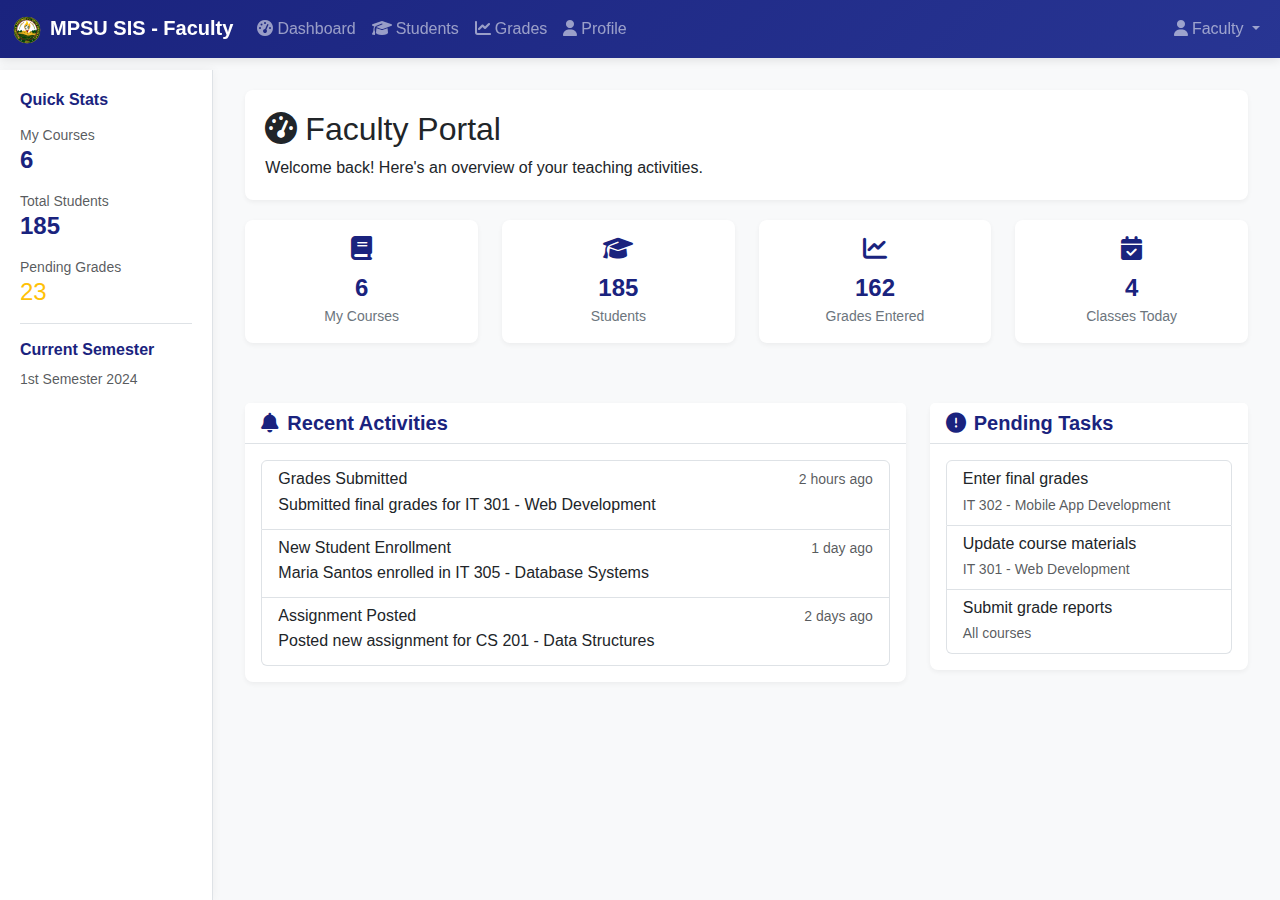
<file: teacher-dashboard.html>
<!DOCTYPE html>
<html lang="en">
<head>
    <meta charset="UTF-8">
    <meta name="viewport" content="width=device-width, initial-scale=1.0">
    <title>MPSU SIS - Faculty Portal</title>
    <link href="https://cdn.jsdelivr.net/npm/bootstrap@5.3.0/dist/css/bootstrap.min.css" rel="stylesheet">
    <link rel="stylesheet" href="https://cdnjs.cloudflare.com/ajax/libs/font-awesome/6.4.0/css/all.min.css">
    <style>
        :root {
            --primary-color: #1a237e;
            --secondary-color: #283593;
            --accent-color: #5c6bc0;
            --light-bg: #f8f9fa;
            --dark-text: #212529;
            --light-text: #6c757d;
        }

        body {
            background-color: var(--light-bg);
            font-family: 'Segoe UI', Tahoma, Geneva, Verdana, sans-serif;
            color: var(--dark-text);
            padding-top: 70px;
        }

        .navbar {
            background: linear-gradient(135deg, var(--primary-color), var(--secondary-color));
            box-shadow: 0 2px 10px rgba(0,0,0,0.1);
        }

        .navbar-brand {
            font-weight: 600;
        }

        .navbar-logo {
            height: 30px;
        }

        .sidebar {
            background-color: white;
            border-right: 1px solid #dee2e6;
            min-height: calc(100vh - 70px);
            padding: 0;
            box-shadow: 0 0 10px rgba(0,0,0,0.05);
        }

        .sidebar-content {
            padding: 20px;
        }

        .neon-text {
            color: var(--primary-color);
            font-weight: 600;
        }

        .content-section {
            padding: 20px;
            display: none;
        }

        .dashboard-header {
            background-color: white;
            padding: 20px;
            border-radius: 8px;
            box-shadow: 0 2px 5px rgba(0,0,0,0.05);
            margin-bottom: 20px;
        }

        .stats-card {
            border: none;
            border-radius: 8px;
            box-shadow: 0 2px 5px rgba(0,0,0,0.05);
            transition: transform 0.3s;
            margin-bottom: 20px;
        }

        .stats-card:hover {
            transform: translateY(-5px);
        }

        .feature-icon {
            font-size: 24px;
            color: var(--primary-color);
            margin-bottom: 10px;
        }

        .stats-number {
            font-size: 24px;
            font-weight: 700;
            color: var(--primary-color);
        }

        .stats-label {
            color: var(--light-text);
            font-size: 14px;
        }

        .dashboard-card {
            border: none;
            border-radius: 8px;
            box-shadow: 0 2px 5px rgba(0,0,0,0.05);
            margin-bottom: 20px;
        }

        .card-header {
            background-color: white;
            border-bottom: 1px solid #dee2e6;
        }

        .btn-primary {
            background-color: var(--primary-color);
            border-color: var(--primary-color);
        }

        .btn-primary:hover {
            background-color: var(--secondary-color);
            border-color: var(--secondary-color);
        }

        .table th {
            background-color: var(--light-bg);
            color: var(--primary-color);
        }

        .badge {
            font-size: 12px;
            padding: 5px 10px;
        }

        /* Active section styling */
        #dashboard-section {
            display: block;
        }

        .nav-link.active {
            background-color: rgba(255, 255, 255, 0.1);
            border-radius: 4px;
        }

        .student-count {
            font-size: 0.875rem;
            color: var(--light-text);
        }

        .grade-excellent { color: #28a745; font-weight: bold; }
        .grade-very-good { color: #20c997; font-weight: bold; }
        .grade-good { color: #ffc107; font-weight: bold; }
        .grade-satisfactory { color: #fd7e14; font-weight: bold; }
        .grade-poor { color: #dc3545; font-weight: bold; }
    </style>
</head>
<body class="body-home">
    <!-- Navigation -->
    <nav class="navbar navbar-expand-lg navbar-dark fixed-top">
        <div class="container-fluid">
            <a class="navbar-brand" href="#">
                <img src="mpsu.png" alt="MPSU Logo" class="navbar-logo me-2">MPSU SIS - Faculty
            </a>
            <button class="navbar-toggler" type="button" data-bs-toggle="collapse" data-bs-target="#navbarNav">
                <span class="navbar-toggler-icon"></span>
            </button>
            <div class="collapse navbar-collapse" id="navbarNav">
                <ul class="navbar-nav me-auto">
                    <li class="nav-item">
                        <a class="nav-link active" href="#dashboard" onclick="showSection('dashboard')">
                            <i class="fas fa-tachometer-alt me-1"></i>Dashboard
                        </a>
                    </li>
                    <li class="nav-item">
                        <a class="nav-link" href="#students" onclick="showSection('students')">
                            <i class="fas fa-graduation-cap me-1"></i>Students
                        </a>
                    </li>
                    <li class="nav-item">
                        <a class="nav-link" href="#grades" onclick="showSection('grades')">
                            <i class="fas fa-chart-line me-1"></i>Grades
                        </a>
                    </li>
                    <li class="nav-item">
                        <a class="nav-link" href="#profile" onclick="showSection('profile')">
                            <i class="fas fa-user me-1"></i>Profile
                        </a>
                    </li>
                </ul>
                <ul class="navbar-nav">
                    <li class="nav-item dropdown">
                        <a class="nav-link dropdown-toggle" href="#" id="navbarDropdown" role="button" data-bs-toggle="dropdown">
                            <i class="fas fa-user me-1"></i><span id="teacherName">Faculty</span>
                        </a>
                        <ul class="dropdown-menu">
                            <li><a class="dropdown-item" href="#" onclick="showProfileModal()"><i class="fas fa-user me-2"></i>View Profile</a></li>
                            <li><hr class="dropdown-divider"></li>
                            <li><a class="dropdown-item" href="#" id="logoutBtn"><i class="fas fa-sign-out-alt me-2"></i>Logout</a></li>
                        </ul>
                    </li>
                </ul>
            </div>
        </div>
    </nav>

    <!-- Main Content -->
    <div class="container-fluid">
        <div class="row">
            <!-- Sidebar -->
            <div class="col-md-2 sidebar">
                <div class="sidebar-content">
                    <h6 class="neon-text mb-3">Quick Stats</h6>
                    <div class="mb-3">
                        <small class="text-muted d-block">My Courses</small>
                        <div class="h4 neon-text" id="myCoursesCount">6</div>
                    </div>
                    <div class="mb-3">
                        <small class="text-muted d-block">Total Students</small>
                        <div class="h4 neon-text" id="myStudentsCount">185</div>
                    </div>
                    <div class="mb-3">
                        <small class="text-muted d-block">Pending Grades</small>
                        <div class="h4 text-warning" id="pendingGradesCount">23</div>
                    </div>
                    <div class="border-top pt-3">
                        <h6 class="neon-text mb-2">Current Semester</h6>
                        <small class="text-muted" id="currentSemester">1st Semester 2024</small>
                    </div>
                </div>
            </div>

            <!-- Main Content Area -->
            <div class="col-md-10">
                <!-- Dashboard Section -->
                <div id="dashboard-section" class="content-section">
                    <div class="dashboard-header">
                        <h2><i class="fas fa-tachometer-alt me-2"></i>Faculty Portal</h2>
                        <p class="mb-0">Welcome back! Here's an overview of your teaching activities.</p>
                    </div>

                    <!-- Statistics Cards -->
                    <div class="row mb-4">
                        <div class="col-md-3 mb-3">
                            <div class="card stats-card">
                                <div class="card-body text-center">
                                    <i class="fas fa-book feature-icon"></i>
                                    <div class="stats-number" id="coursesCount">6</div>
                                    <div class="stats-label">My Courses</div>
                                </div>
                            </div>
                        </div>
                        <div class="col-md-3 mb-3">
                            <div class="card stats-card">
                                <div class="card-body text-center">
                                    <i class="fas fa-graduation-cap feature-icon"></i>
                                    <div class="stats-number" id="studentsCount">185</div>
                                    <div class="stats-label">Students</div>
                                </div>
                            </div>
                        </div>
                        <div class="col-md-3 mb-3">
                            <div class="card stats-card">
                                <div class="card-body text-center">
                                    <i class="fas fa-chart-line feature-icon"></i>
                                    <div class="stats-number" id="gradesCount">162</div>
                                    <div class="stats-label">Grades Entered</div>
                                </div>
                            </div>
                        </div>
                        <div class="col-md-3 mb-3">
                            <div class="card stats-card">
                                <div class="card-body text-center">
                                    <i class="fas fa-calendar-check feature-icon"></i>
                                    <div class="stats-number" id="classesCount">4</div>
                                    <div class="stats-label">Classes Today</div>
                                </div>
                            </div>
                        </div>
                    </div>

                    <!-- Recent Activities -->
                    <div class="row">
                        <div class="col-md-8">
                            <div class="card dashboard-card">
                                <div class="card-header">
                                    <h5 class="mb-0 neon-text"><i class="fas fa-bell me-2"></i>Recent Activities</h5>
                                </div>
                                <div class="card-body">
                                    <div class="list-group">
                                        <div class="list-group-item">
                                            <div class="d-flex w-100 justify-content-between">
                                                <h6 class="mb-1">Grades Submitted</h6>
                                                <small class="text-muted">2 hours ago</small>
                                            </div>
                                            <p class="mb-1">Submitted final grades for IT 301 - Web Development</p>
                                        </div>
                                        <div class="list-group-item">
                                            <div class="d-flex w-100 justify-content-between">
                                                <h6 class="mb-1">New Student Enrollment</h6>
                                                <small class="text-muted">1 day ago</small>
                                            </div>
                                            <p class="mb-1">Maria Santos enrolled in IT 305 - Database Systems</p>
                                        </div>
                                        <div class="list-group-item">
                                            <div class="d-flex w-100 justify-content-between">
                                                <h6 class="mb-1">Assignment Posted</h6>
                                                <small class="text-muted">2 days ago</small>
                                            </div>
                                            <p class="mb-1">Posted new assignment for CS 201 - Data Structures</p>
                                        </div>
                                    </div>
                                </div>
                            </div>
                        </div>
                        <div class="col-md-4">
                            <div class="card dashboard-card">
                                <div class="card-header">
                                    <h5 class="mb-0 neon-text"><i class="fas fa-exclamation-circle me-2"></i>Pending Tasks</h5>
                                </div>
                                <div class="card-body">
                                    <div class="list-group">
                                        <div class="list-group-item">
                                            <h6 class="mb-1">Enter final grades</h6>
                                            <small class="text-muted">IT 302 - Mobile App Development</small>
                                        </div>
                                        <div class="list-group-item">
                                            <h6 class="mb-1">Update course materials</h6>
                                            <small class="text-muted">IT 301 - Web Development</small>
                                        </div>
                                        <div class="list-group-item">
                                            <h6 class="mb-1">Submit grade reports</h6>
                                            <small class="text-muted">All courses</small>
                                        </div>
                                    </div>
                                </div>
                            </div>
                        </div>
                    </div>
                </div>

                <!-- Students Section -->
                <div id="students-section" class="content-section" style="display: none;">
                    <div class="d-flex justify-content-between align-items-center mb-4">
                        <h2><i class="fas fa-graduation-cap me-2"></i>My Students</h2>
                        <div>
                            <select class="form-select d-inline-block w-auto me-2" id="courseFilter" onchange="filterStudents()">
                                <option value="">All Courses</option>
                                <option value="IT301">IT 301 - Web Development <span class="student-count">(30 students)</span></option>
                                <option value="IT305">IT 305 - Database Systems <span class="student-count">(28 students)</span></option>
                                <option value="CS201">CS 201 - Data Structures <span class="student-count">(32 students)</span></option>
                                <option value="IT302">IT 302 - Mobile App Development <span class="student-count">(30 students)</span></option>
                                <option value="NSG101">NSG 101 - Fundamentals of Nursing <span class="student-count">(35 students)</span></option>
                                <option value="CRIM101">CRIM 101 - Introduction to Criminology <span class="student-count">(30 students)</span></option>
                            </select>
                            <button class="btn btn-primary" onclick="exportStudentList()">
                                <i class="fas fa-download me-2"></i>Export List
                            </button>
                        </div>
                    </div>

                    <!-- Students Table -->
                    <div class="card dashboard-card">
                        <div class="card-body">
                            <div class="table-responsive">
                                <table class="table table-hover" id="studentsTable">
                                    <thead>
                                        <tr>
                                            <th>ID</th>
                                            <th>Name</th>
                                            <th>Program</th>
                                            <th>Year</th>
                                            <th>Section</th>
                                            <th>Email</th>
                                            <th>Final Grade</th>
                                            <th>Actions</th>
                                        </tr>
                                    </thead>
                                    <tbody id="studentsTableBody">
                                        <!-- Students will be loaded dynamically based on selection -->
                                    </tbody>
                                </table>
                            </div>
                        </div>
                    </div>
                </div>

                <!-- Grades Section -->
                <div id="grades-section" class="content-section" style="display: none;">
                    <div class="d-flex justify-content-between align-items-center mb-4">
                        <h2><i class="fas fa-chart-line me-2"></i>Grade Management</h2>
                        <button class="btn btn-primary" onclick="showAddGradeModal()">
                            <i class="fas fa-plus me-2"></i>Add Grades
                        </button>
                    </div>

                    <!-- Grade Entry Form -->
                    <div class="card dashboard-card mb-4">
                        <div class="card-header">
                            <h5 class="mb-0 neon-text">Enter Final Grades</h5>
                        </div>
                        <div class="card-body">
                            <div class="row">
                                <div class="col-md-6 mb-3">
                                    <label class="form-label">Select Course</label>
                                    <select class="form-select" id="gradeCourseSelect" onchange="loadStudentsForGrading()">
                                        <option value="">Choose course</option>
                                        <option value="IT301">IT 301 - Web Development</option>
                                        <option value="IT305">IT 305 - Database Systems</option>
                                        <option value="CS201">CS 201 - Data Structures</option>
                                        <option value="IT302">IT 302 - Mobile App Development</option>
                                        <option value="NSG101">NSG 101 - Fundamentals of Nursing</option>
                                        <option value="CRIM101">CRIM 101 - Introduction to Criminology</option>
                                    </select>
                                </div>
                                <div class="col-md-6 mb-3">
                                    <label class="form-label">Semester</label>
                                    <select class="form-select" id="gradeSemesterSelect">
                                        <option value="1st Semester 2024">1st Semester 2024</option>
                                        <option value="2nd Semester 2024">2nd Semester 2024</option>
                                    </select>
                                </div>
                            </div>
                            <div id="gradeEntryForm" style="display: none;">
                                <div class="alert alert-info">
                                    <i class="fas fa-info-circle me-2"></i>
                                    <strong>Grading Scale:</strong>
                                    Excellent (95-100%) | Very Good (90-94%) | Good (85-89%) | Satisfactory (80-84%) | Poor (Below 80%)
                                </div>
                                <div class="table-responsive">
                                    <table class="table table-hover" id="gradeEntryTable">
                                        <thead>
                                            <tr>
                                                <th>Student ID</th>
                                                <th>Name</th>
                                                <th>Current Final Grade</th>
                                                <th>Final Grade (%)</th>
                                                <th>Equivalent</th>
                                                <th>Remarks</th>
                                            </tr>
                                        </thead>
                                        <tbody id="gradeEntryTableBody">
                                            <!-- Grade entry rows will be loaded here -->
                                        </tbody>
                                    </table>
                                </div>
                                <div class="mt-3">
                                    <button class="btn btn-success" onclick="saveGrades()">
                                        <i class="fas fa-save me-2"></i>Save Final Grades
                                    </button>
                                </div>
                            </div>
                        </div>
                    </div>

                    <!-- Grades History -->
                    <div class="card dashboard-card">
                        <div class="card-header">
                            <h5 class="mb-0 neon-text">Grade History</h5>
                        </div>
                        <div class="card-body">
                            <div class="table-responsive">
                                <table class="table table-hover" id="gradesHistoryTable">
                                    <thead>
                                        <tr>
                                            <th>Student</th>
                                            <th>Course</th>
                                            <th>Semester</th>
                                            <th>Final Grade (%)</th>
                                            <th>Equivalent</th>
                                            <th>Status</th>
                                        </tr>
                                    </thead>
                                    <tbody id="gradesHistoryTableBody">
                                        <tr>
                                            <td>John Doe</td>
                                            <td>IT 301 - Web Development</td>
                                            <td>1st Semester 2024</td>
                                            <td>89.8%</td>
                                            <td><span class="grade-good">1.75</span></td>
                                            <td><span class="badge bg-success">Passed</span></td>
                                        </tr>
                                        <tr>
                                            <td>Maria Santos</td>
                                            <td>IT 301 - Web Development</td>
                                            <td>1st Semester 2024</td>
                                            <td>93.6%</td>
                                            <td><span class="grade-very-good">1.50</span></td>
                                            <td><span class="badge bg-success">Passed</span></td>
                                        </tr>
                                        <tr>
                                            <td>Sophia Anderson</td>
                                            <td>NSG 101 - Fundamentals of Nursing</td>
                                            <td>1st Semester 2024</td>
                                            <td>97.0%</td>
                                            <td><span class="grade-excellent">1.25</span></td>
                                            <td><span class="badge bg-success">Passed</span></td>
                                        </tr>
                                        <tr>
                                            <td>Andrew Harris</td>
                                            <td>CRIM 101 - Introduction to Criminology</td>
                                            <td>1st Semester 2024</td>
                                            <td>78.5%</td>
                                            <td><span class="grade-poor">5.00</span></td>
                                            <td><span class="badge bg-danger">Failed</span></td>
                                        </tr>
                                    </tbody>
                                </table>
                            </div>
                        </div>
                    </div>
                </div>

                <!-- Profile Section -->
                <div id="profile-section" class="content-section" style="display: none;">
                    <div class="dashboard-header mb-4">
                        <h2><i class="fas fa-user me-2"></i>My Profile</h2>
                        <p class="mb-0">Manage your personal information and account settings.</p>
                    </div>

                    <div class="row">
                        <div class="col-md-8">
                            <div class="card dashboard-card">
                                <div class="card-header">
                                    <h5 class="mb-0 neon-text">Personal Information</h5>
                                </div>
                                <div class="card-body">
                                    <form id="profileForm">
                                        <div class="row">
                                            <div class="col-md-6 mb-3">
                                                <label class="form-label">First Name</label>
                                                <input type="text" class="form-control" id="profileFirstName" value="Jane" required>
                                            </div>
                                            <div class="col-md-6 mb-3">
                                                <label class="form-label">Last Name</label>
                                                <input type="text" class="form-control" id="profileLastName" value="Smith" required>
                                            </div>
                                        </div>
                                        <div class="mb-3">
                                            <label class="form-label">Email</label>
                                            <input type="email" class="form-control" id="profileEmail" value="jane.smith@mpsu.edu.ph" required>
                                        </div>
                                        <div class="mb-3">
                                            <label class="form-label">Department</label>
                                            <input type="text" class="form-control" id="profileDepartment" value="College of Information Technology" readonly>
                                        </div>
                                        <div class="mb-3">
                                            <label class="form-label">Employee ID</label>
                                            <input type="text" class="form-control" id="profileEmployeeId" value="T001" readonly>
                                        </div>
                                        <div class="mb-3">
                                            <label class="form-label">Subjects</label>
                                            <input type="text" class="form-control" id="profileSubjects" value="Web Development, Database Systems, Data Structures, Mobile App Development, Fundamentals of Nursing, Introduction to Criminology" readonly>
                                        </div>
                                        <button type="submit" class="btn btn-primary">
                                            <i class="fas fa-save me-2"></i>Update Profile
                                        </button>
                                    </form>
                                </div>
                            </div>
                        </div>
                        <div class="col-md-4">
                            <div class="card dashboard-card">
                                <div class="card-header">
                                    <h5 class="mb-0 neon-text">Account Settings</h5>
                                </div>
                                <div class="card-body">
                                    <div class="mb-3">
                                        <label class="form-label">Username</label>
                                        <input type="text" class="form-control" id="profileUsername" value="teach001" readonly>
                                    </div>
                                    <div class="mb-3">
                                        <label class="form-label">Change Password</label>
                                        <button class="btn btn-outline-primary w-100" onclick="showChangePasswordModal()">
                                            <i class="fas fa-key me-2"></i>Change Password
                                        </button>
                                    </div>
                                    <div class="mb-3">
                                        <label class="form-label">Last Login</label>
                                        <input type="text" class="form-control" id="profileLastLogin" value="Dec 15, 2024 09:30 AM" readonly>
                                    </div>
                                    <div class="mb-3">
                                        <label class="form-label">Account Status</label>
                                        <input type="text" class="form-control" value="Active" readonly>
                                    </div>
                                </div>
                            </div>
                        </div>
                    </div>
                </div>
            </div>
        </div>
    </div>

    <!-- Modals -->
    <!-- Add Grade Modal -->
    <div class="modal fade" id="addGradeModal" tabindex="-1">
        <div class="modal-dialog modal-lg">
            <div class="modal-content">
                <div class="modal-header">
                    <h5 class="modal-title neon-text">Add Final Grades</h5>
                    <button type="button" class="btn-close" data-bs-dismiss="modal"></button>
                </div>
                <div class="modal-body">
                    <p class="text-muted">Use the grade entry form in the Grades section to add or update student final grades.</p>
                </div>
                <div class="modal-footer">
                    <button type="button" class="btn btn-secondary" data-bs-dismiss="modal">Close</button>
                </div>
            </div>
        </div>
    </div>

    <!-- Change Password Modal -->
    <div class="modal fade" id="changePasswordModal" tabindex="-1">
        <div class="modal-dialog">
            <div class="modal-content">
                <div class="modal-header">
                    <h5 class="modal-title neon-text">Change Password</h5>
                    <button type="button" class="btn-close" data-bs-dismiss="modal"></button>
                </div>
                <div class="modal-body">
                    <form id="changePasswordForm">
                        <div class="mb-3">
                            <label class="form-label">Current Password</label>
                            <input type="password" class="form-control" id="currentPassword" required>
                        </div>
                        <div class="mb-3">
                            <label class="form-label">New Password</label>
                            <input type="password" class="form-control" id="newPassword" required>
                        </div>
                        <div class="mb-3">
                            <label class="form-label">Confirm New Password</label>
                            <input type="password" class="form-control" id="confirmNewPassword" required>
                        </div>
                    </form>
                </div>
                <div class="modal-footer">
                    <button type="button" class="btn btn-secondary" data-bs-dismiss="modal">Cancel</button>
                    <button type="button" class="btn btn-primary" onclick="changePassword()">Change Password</button>
                </div>
            </div>
        </div>
    </div>

    <!-- Profile Modal -->
    <div class="modal fade" id="profileModal" tabindex="-1">
        <div class="modal-dialog">
            <div class="modal-content">
                <div class="modal-header">
                    <h5 class="modal-title neon-text">Profile Information</h5>
                    <button type="button" class="btn-close" data-bs-dismiss="modal"></button>
                </div>
                <div class="modal-body text-center">
                    <i class="fas fa-chalkboard-teacher fa-3x text-primary mb-3"></i>
                    <h4 id="modalTeacherName">Dr. Jane Smith</h4>
                    <p class="text-muted" id="modalTeacherDepartment">College of Information Technology</p>
                    <hr>
                    <div class="row text-start">
                        <div class="col-6">
                            <strong>Employee ID:</strong><br>
                            <span id="modalTeacherId">T001</span>
                        </div>
                        <div class="col-6">
                            <strong>Email:</strong><br>
                            <span id="modalTeacherEmail">jane.smith@mpsu.edu.ph</span>
                        </div>
                    </div>
                </div>
                <div class="modal-footer">
                    <button type="button" class="btn btn-secondary" data-bs-dismiss="modal">Close</button>
                </div>
            </div>
        </div>
    </div>

    <script src="https://cdn.jsdelivr.net/npm/bootstrap@5.3.0/dist/js/bootstrap.bundle.min.js"></script>
    <script>
        // Sample student data organized by course with percentage grades
        const studentData = {
            'IT301': [
                { id: '2024001', name: 'John Doe', program: 'BS Information Technology', year: '3rd Year', section: 'A', email: 'john.doe@mpsu.edu.ph', grade: '89.8%' },
                { id: '2024002', name: 'Maria Santos', program: 'BS Information Technology', year: '3rd Year', section: 'A', email: 'maria.santos@mpsu.edu.ph', grade: '93.6%' },
                { id: '2024003', name: 'Carlos Reyes', program: 'BS Information Technology', year: '3rd Year', section: 'A', email: 'carlos.reyes@mpsu.edu.ph', grade: '87.2%' },
                { id: '2024004', name: 'Anna Lopez', program: 'BS Information Technology', year: '3rd Year', section: 'B', email: 'anna.lopez@mpsu.edu.ph', grade: '82.5%' },
                { id: '2024005', name: 'James Wilson', program: 'BS Information Technology', year: '3rd Year', section: 'B', email: 'james.wilson@mpsu.edu.ph', grade: '91.3%' }
            ],
            'IT305': [
                { id: '2024001', name: 'John Doe', program: 'BS Information Technology', year: '3rd Year', section: 'A', email: 'john.doe@mpsu.edu.ph', grade: '88.9%' },
                { id: '2024002', name: 'Maria Santos', program: 'BS Information Technology', year: '3rd Year', section: 'A', email: 'maria.santos@mpsu.edu.ph', grade: '94.2%' },
                { id: '2024006', name: 'Robert Garcia', program: 'BS Information Technology', year: '3rd Year', section: 'A', email: 'robert.garcia@mpsu.edu.ph', grade: '86.7%' },
                { id: '2024007', name: 'Lisa Martinez', program: 'BS Information Technology', year: '3rd Year', section: 'B', email: 'lisa.martinez@mpsu.edu.ph', grade: '83.1%' }
            ],
            'CS201': [
                { id: '2024008', name: 'Michael Brown', program: 'BS Computer Science', year: '2nd Year', section: 'A', email: 'michael.brown@mpsu.edu.ph', grade: '92.5%' },
                { id: '2024009', name: 'Sarah Johnson', program: 'BS Computer Science', year: '2nd Year', section: 'A', email: 'sarah.johnson@mpsu.edu.ph', grade: '96.8%' },
                { id: '2024010', name: 'David Lee', program: 'BS Computer Science', year: '2nd Year', section: 'B', email: 'david.lee@mpsu.edu.ph', grade: '89.3%' },
                { id: '2024011', name: 'Jennifer Kim', program: 'BS Computer Science', year: '2nd Year', section: 'B', email: 'jennifer.kim@mpsu.edu.ph', grade: '84.7%' }
            ],
            'IT302': [
                { id: '2024001', name: 'John Doe', program: 'BS Information Technology', year: '3rd Year', section: 'A', email: 'john.doe@mpsu.edu.ph', grade: '90.1%' },
                { id: '2024003', name: 'Carlos Reyes', program: 'BS Information Technology', year: '3rd Year', section: 'A', email: 'carlos.reyes@mpsu.edu.ph', grade: '87.9%' },
                { id: '2024012', name: 'Amanda White', program: 'BS Information Technology', year: '3rd Year', section: 'B', email: 'amanda.white@mpsu.edu.ph', grade: '93.4%' },
                { id: '2024013', name: 'Daniel Clark', program: 'BS Information Technology', year: '3rd Year', section: 'B', email: 'daniel.clark@mpsu.edu.ph', grade: '85.6%' }
            ],
            'NSG101': [
                { id: '2024014', name: 'Sophia Anderson', program: 'BS Nursing', year: '1st Year', section: 'A', email: 'sophia.anderson@mpsu.edu.ph', grade: '97.0%' },
                { id: '2024015', name: 'Matthew Taylor', program: 'BS Nursing', year: '1st Year', section: 'A', email: 'matthew.taylor@mpsu.edu.ph', grade: '88.5%' },
                { id: '2024016', name: 'Emily Thomas', program: 'BS Nursing', year: '1st Year', section: 'B', email: 'emily.thomas@mpsu.edu.ph', grade: '92.8%' },
                { id: '2024017', name: 'Christopher Moore', program: 'BS Nursing', year: '1st Year', section: 'B', email: 'christopher.moore@mpsu.edu.ph', grade: '95.3%' }
            ],
            'CRIM101': [
                { id: '2024018', name: 'Andrew Harris', program: 'BS Criminology', year: '1st Year', section: 'A', email: 'andrew.harris@mpsu.edu.ph', grade: '89.7%' },
                { id: '2024019', name: 'Olivia Martin', program: 'BS Criminology', year: '1st Year', section: 'A', email: 'olivia.martin@mpsu.edu.ph', grade: '83.4%' },
                { id: '2024020', name: 'William Thompson', program: 'BS Criminology', year: '1st Year', section: 'B', email: 'william.thompson@mpsu.edu.ph', grade: '91.2%' },
                { id: '2024021', name: 'Isabella Garcia', program: 'BS Criminology', year: '1st Year', section: 'B', email: 'isabella.garcia@mpsu.edu.ph', grade: '86.9%' }
            ]
        };

        // Function to get grade equivalent based on percentage
        function getGradeEquivalent(percentage) {
            const percent = parseFloat(percentage);
            if (percent >= 95) return { equivalent: '1.25', class: 'grade-excellent', description: 'Excellent' };
            if (percent >= 90) return { equivalent: '1.50', class: 'grade-very-good', description: 'Very Good' };
            if (percent >= 85) return { equivalent: '1.75', class: 'grade-good', description: 'Good' };
            if (percent >= 80) return { equivalent: '2.00', class: 'grade-satisfactory', description: 'Satisfactory' };
            return { equivalent: '5.00', class: 'grade-poor', description: 'Poor' };
        }

        // Function to get grade class based on percentage
        function getGradeClass(percentage) {
            const percent = parseFloat(percentage);
            if (percent >= 95) return 'grade-excellent';
            if (percent >= 90) return 'grade-very-good';
            if (percent >= 85) return 'grade-good';
            if (percent >= 80) return 'grade-satisfactory';
            return 'grade-poor';
        }

        // Basic functionality for the faculty portal
        function showSection(section) {
            // Hide all sections
            document.querySelectorAll('.content-section').forEach(el => {
                el.style.display = 'none';
            });

            // Show the selected section
            document.getElementById(`${section}-section`).style.display = 'block';

            // Update active nav link
            document.querySelectorAll('.nav-link').forEach(link => {
                link.classList.remove('active');
            });
            event.target.classList.add('active');

            // Load students when students section is shown
            if (section === 'students') {
                filterStudents();
            }
        }

        // Filter students based on course selection
        function filterStudents() {
            const courseFilter = document.getElementById('courseFilter').value;
            const tableBody = document.getElementById('studentsTableBody');

            // Clear existing table rows
            tableBody.innerHTML = '';

            let studentsToShow = [];

            if (courseFilter === '') {
                // Show all students from all courses
                Object.values(studentData).forEach(courseStudents => {
                    studentsToShow = studentsToShow.concat(courseStudents);
                });
            } else {
                // Show students from selected course
                studentsToShow = studentData[courseFilter] || [];
            }

            // Populate table with students
            studentsToShow.forEach(student => {
                const gradeClass = getGradeClass(student.grade);
                const row = document.createElement('tr');
                row.innerHTML = `
                    <td>${student.id}</td>
                    <td>${student.name}</td>
                    <td>${student.program}</td>
                    <td>${student.year}</td>
                    <td>${student.section}</td>
                    <td>${student.email}</td>
                    <td><span class="${gradeClass}">${student.grade}</span></td>
                    <td>
                        <button class="btn btn-sm btn-outline-primary" onclick="viewStudentDetails('${student.id}')">
                            <i class="fas fa-eye"></i>
                        </button>
                    </td>
                `;
                tableBody.appendChild(row);
            });

            // Show message if no students found
            if (studentsToShow.length === 0) {
                const row = document.createElement('tr');
                row.innerHTML = `<td colspan="8" class="text-center text-muted">No students found for the selected course</td>`;
                tableBody.appendChild(row);
            }
        }

        // Load students for grade entry
        function loadStudentsForGrading() {
            const courseSelect = document.getElementById('gradeCourseSelect').value;
            const tableBody = document.getElementById('gradeEntryTableBody');
            const gradeEntryForm = document.getElementById('gradeEntryForm');

            if (courseSelect === '') {
                gradeEntryForm.style.display = 'none';
                return;
            }

            // Clear existing table rows
            tableBody.innerHTML = '';

            const students = studentData[courseSelect] || [];

            // Populate table with students for grade entry
            students.forEach(student => {
                const currentGrade = student.grade.replace('%', '');
                const gradeInfo = getGradeEquivalent(currentGrade);
                const row = document.createElement('tr');
                row.innerHTML = `
                    <td>${student.id}</td>
                    <td>${student.name}</td>
                    <td><span class="${getGradeClass(student.grade)}">${student.grade}</span></td>
                    <td>
                        <input type="number" class="form-control form-control-sm" step="0.1" min="0" max="100" value="${currentGrade}">
                    </td>
                    <td>
                        <span class="${gradeInfo.class}">${gradeInfo.equivalent}</span>
                    </td>
                    <td>
                        <select class="form-select form-select-sm">
                            <option ${gradeInfo.description === 'Excellent' ? 'selected' : ''}>Excellent</option>
                            <option ${gradeInfo.description === 'Very Good' ? 'selected' : ''}>Very Good</option>
                            <option ${gradeInfo.description === 'Good' ? 'selected' : ''}>Good</option>
                            <option ${gradeInfo.description === 'Satisfactory' ? 'selected' : ''}>Satisfactory</option>
                            <option ${gradeInfo.description === 'Poor' ? 'selected' : ''}>Poor</option>
                        </select>
                    </td>
                `;
                tableBody.appendChild(row);
            });

            gradeEntryForm.style.display = 'block';
        }

        // Modal functions
        function showAddGradeModal() {
            const modal = new bootstrap.Modal(document.getElementById('addGradeModal'));
            modal.show();
        }

        function showChangePasswordModal() {
            const modal = new bootstrap.Modal(document.getElementById('changePasswordModal'));
            modal.show();
        }

        function showProfileModal() {
            // Set modal content
            document.getElementById('modalTeacherName').textContent = 'Dr. Jane Smith';
            document.getElementById('modalTeacherDepartment').textContent = 'College of Information Technology';
            document.getElementById('modalTeacherId').textContent = 'T001';
            document.getElementById('modalTeacherEmail').textContent = 'jane.smith@mpsu.edu.ph';

            const modal = new bootstrap.Modal(document.getElementById('profileModal'));
            modal.show();
        }

        // Form handlers
        function changePassword() {
            const currentPassword = document.getElementById('currentPassword').value;
            const newPassword = document.getElementById('newPassword').value;
            const confirmPassword = document.getElementById('confirmNewPassword').value;

            if (newPassword !== confirmPassword) {
                alert('New passwords do not match!');
                return;
            }

            // In a real application, this would send a request to change the password
            alert('Password changed successfully!');
            const modal = bootstrap.Modal.getInstance(document.getElementById('changePasswordModal'));
            modal.hide();
        }

        function saveGrades() {
            alert('Final grades saved successfully!');
        }

        function exportStudentList() {
            alert('Student list exported successfully!');
        }

        function viewStudentDetails(studentId) {
            alert(`Viewing details for student ID: ${studentId}`);
        }

        // Initialize the page
        document.addEventListener('DOMContentLoaded', function() {
            // Set default active section
            showSection('dashboard');

            // Set teacher name
            document.getElementById('teacherName').textContent = 'Dr. Jane Smith';
        });
    </script>
</body>
</html>
</file>
<file: css/style.css>
/* MPSU Student Information System - Main Stylesheet */

:root {
    --deep-green: #006400;
    --lime-green: #32CD32;
    --light-bg: #f8f9fa;
    --card-bg: #ffffff;
    --primary-color: #006400;
    --secondary-color: #32CD32;
    --text-dark: #333333;
    --text-muted: #6c757d;
    --border-color: rgba(0, 100, 0, 0.3);
    --shadow: 0 5px 15px rgba(0, 0, 0, 0.1);
}

/* Global Styles */
* {
    margin: 0;
    padding: 0;
    box-sizing: border-box;
}

body {
    font-family: 'Segoe UI', Tahoma, Geneva, Verdana, sans-serif;
    line-height: 1.6;
    color: var(--text-dark);
    background: var(--light-bg);
    overflow-x: hidden;
}

/* Navigation */
.navbar {
    background: white;
    border-bottom: 1px solid var(--border-color);
    padding: 15px 0;
    transition: all 0.3s;
    box-shadow: 0 2px 4px rgba(0, 0, 0, 0.1);
}

.navbar.scrolled {
    background: white;
    padding: 10px 0;
    box-shadow: 0 5px 15px rgba(0, 0, 0, 0.1);
}

.navbar-brand {
    color: var(--deep-green) !important;
    font-weight: bold;
    font-size: 1.5rem;
    font-family: 'Georgia', serif;
}

.navbar-logo {
    height: 40px;
    width: auto;
}

.nav-link {
    color: var(--text-dark) !important;
    margin: 0 10px;
    font-weight: 500;
    transition: all 0.3s;
    position: relative;
    font-family: 'Segoe UI', sans-serif;
}

.nav-link:hover, .nav-link.active {
    color: var(--deep-green) !important;
}

.nav-link::after {
    content: '';
    position: absolute;
    bottom: 0;
    left: 0;
    width: 0;
    height: 2px;
    background: var(--lime-green);
    transition: width 0.3s;
}

.nav-link:hover::after, .nav-link.active::after {
    width: 100%;
}

/* Hero Section */
.hero-section {
    background: linear-gradient(rgba(10, 10, 10, 0.8), rgba(10, 10, 10, 0.9)),
                url('../dec_2024.jpg') no-repeat center center;
    background-size: cover;
    color: white;
    padding: 150px 0 100px;
    text-align: center;
    position: relative;
    overflow: hidden;
}

.hero-section::before {
    content: '';
    position: absolute;
    top: 0;
    left: 0;
    width: 100%;
    height: 100%;
    background: linear-gradient(45deg, rgba(0, 100, 0, 0.1), rgba(50, 205, 50, 0.1));
    z-index: 0;
}

.hero-content {
    position: relative;
    z-index: 1;
}

.hero-title {
    font-size: 3.5rem;
    font-weight: bold;
    margin-bottom: 20px;
    text-shadow: 0 0 10px rgba(0, 100, 0, 0.5);
}

.neon-text {
    color: var(--deep-green);
    text-shadow: 0 0 5px rgba(0, 100, 0, 0.7);
}

.hero-subtitle {
    font-size: 1.3rem;
    margin-bottom: 30px;
    max-width: 700px;
    margin-left: auto;
    margin-right: auto;
}

.hero-buttons {
    margin-top: 30px;
}

.btn-hero {
    background: linear-gradient(135deg, var(--deep-green), var(--lime-green));
    border: none;
    color: white;
    font-weight: bold;
    padding: 12px 30px;
    border-radius: 8px;
    transition: all 0.3s;
    position: relative;
    overflow: hidden;
}

.btn-hero:hover {
    transform: translateY(-3px);
    box-shadow: 0 5px 15px rgba(0, 100, 0, 0.4);
}

/* Sections */
section {
    padding: 100px 0;
    background: var(--light-bg);
}

.section-title {
    text-align: center;
    margin-bottom: 50px;
    position: relative;
    font-family: 'Georgia', serif;
    color: var(--deep-green);
}

.section-title::after {
    content: '';
    position: absolute;
    bottom: -10px;
    left: 50%;
    transform: translateX(-50%);
    width: 100px;
    height: 3px;
    background: var(--lime-green);
}

/* Cards */
.card {
    background: var(--card-bg);
    border: 1px solid var(--border-color);
    border-radius: 10px;
    box-shadow: var(--shadow);
    transition: all 0.3s;
    backdrop-filter: blur(10px);
    margin-bottom: 20px;
}

.card:hover {
    transform: translateY(-5px);
    box-shadow: 0 10px 25px rgba(0, 100, 0, 0.2);
    border-color: var(--deep-green);
}

.card-header {
    background: rgba(0, 100, 0, 0.1);
    border-bottom: 1px solid var(--border-color);
    font-weight: bold;
}

.feature-card {
    height: 100%;
}

.feature-icon {
    font-size: 3rem;
    color: var(--deep-green);
    margin-bottom: 15px;
}

/* Forms */
.form-control {
    background: white;
    border: 1px solid var(--border-color);
    color: var(--text-dark);
    border-radius: 8px;
    padding: 12px 15px;
    transition: all 0.3s;
}

.form-control:focus {
    background: white;
    border-color: var(--deep-green);
    box-shadow: 0 0 10px rgba(0, 100, 0, 0.2);
    color: var(--text-dark);
}

.form-control::placeholder {
    color: var(--text-muted);
}

.btn-primary {
    background: var(--lime-green);
    border: none;
    color: white;
    font-weight: bold;
    padding: 12px 30px;
    border-radius: 8px;
    transition: all 0.3s;
}

.btn-primary:hover {
    background: var(--deep-green);
    transform: translateY(-2px);
    box-shadow: 0 5px 15px rgba(0, 100, 0, 0.3);
}

/* Footer */
.footer {
    background: var(--deep-green);
    border-top: 1px solid var(--lime-green);
    padding: 50px 0 20px;
    color: white;
}

/* Dashboard Styles */
.dashboard-header {
    background: linear-gradient(135deg, rgba(0, 100, 0, 0.1), rgba(50, 205, 50, 0.1));
    padding: 20px;
    border-radius: 10px;
    margin-bottom: 30px;
}

.dashboard-card {
    background: var(--card-bg);
    border: 1px solid var(--border-color);
    border-radius: 10px;
    padding: 20px;
    margin-bottom: 20px;
    transition: all 0.3s;
}

.dashboard-card:hover {
    border-color: var(--deep-green);
    box-shadow: 0 5px 15px rgba(0, 100, 0, 0.3);
}

.stats-card {
    text-align: center;
    padding: 20px;
}

.stats-number {
    font-size: 2rem;
    font-weight: bold;
    color: var(--deep-green);
    margin-bottom: 10px;
}

.stats-label {
    color: var(--text-muted);
    font-size: 0.9rem;
}

/* Sidebar */
.sidebar {
    background: var(--card-bg);
    min-height: 100vh;
    padding: 20px;
    border-right: 1px solid var(--border-color);
}

.sidebar .nav-link {
    color: var(--text-dark) !important;
    padding: 10px 15px;
    margin-bottom: 5px;
    border-radius: 8px;
    transition: all 0.3s;
}

.sidebar .nav-link:hover, .sidebar .nav-link.active {
    background: rgba(0, 100, 0, 0.1);
    color: var(--deep-green) !important;
    border-left: 3px solid var(--deep-green);
}

/* Tables */
.table {
    color: var(--text-dark);
}

.table thead th {
    background: rgba(0, 100, 0, 0.1);
    border-bottom: 1px solid var(--border-color);
    color: var(--deep-green);
}

.table tbody tr {
    border-bottom: 1px solid rgba(0, 0, 0, 0.1);
}

.table tbody tr:hover {
    background: rgba(0, 100, 0, 0.05);
}

/* Modal */
.modal-content {
    background: var(--card-bg);
    border: 1px solid var(--border-color);
    border-radius: 10px;
    color: var(--text-dark);
}

.modal-header {
    border-bottom: 1px solid var(--border-color);
    background: rgba(0, 100, 0, 0.1);
}

.modal-title {
    color: var(--deep-green);
}

.btn-close {
    filter: invert(1);
}

/* Animations */
@keyframes fadeIn {
    from { opacity: 0; transform: translateY(10px); }
    to { opacity: 1; transform: translateY(0); }
}

.fade-in {
    animation: fadeIn 0.5s ease;
}

/* Responsive Design */
@media (max-width: 768px) {
    .hero-title {
        font-size: 2.5rem;
    }

    .hero-subtitle {
        font-size: 1.1rem;
    }

    .navbar-nav {
        text-align: center;
        margin-top: 20px;
    }

    .feature-icon {
        font-size: 2.5rem;
    }
}

@media (max-width: 576px) {
    .hero-title {
        font-size: 2rem;
    }

    .hero-section {
        padding: 100px 0 50px;
    }

    section {
        padding: 50px 0;
    }
}

/* Utility Classes */
.text-neon {
    color: var(--deep-green) !important;
}

.bg-dark-transparent {
    background: rgba(10, 10, 10, 0.8) !important;
}

.border-neon {
    border-color: var(--deep-green) !important;
}

.shadow-neon {
    box-shadow: 0 0 10px rgba(0, 100, 0, 0.3) !important;
}

/* Loading Spinner */
.spinner-border {
    color: var(--deep-green);
}

/* Notification */
.notification {
    position: fixed;
    top: 20px;
    right: 20px;
    padding: 15px 20px;
    background: var(--card-bg);
    border-left: 4px solid var(--deep-green);
    border-radius: 5px;
    box-shadow: var(--shadow);
    transform: translateX(150%);
    transition: transform 0.5s;
    z-index: 1000;
}

.notification.show {
    transform: translateX(0);
}

.notification.error {
    border-left-color: #ff3333;
}

/* Print Styles */
@media print {
    body {
        background: white !important;
        color: black !important;
    }

    .navbar, .footer, .btn, .modal {
        display: none !important;
    }

    .card {
        border: 1px solid #ddd !important;
        background: white !important;
        color: black !important;
    }
}
</file>
